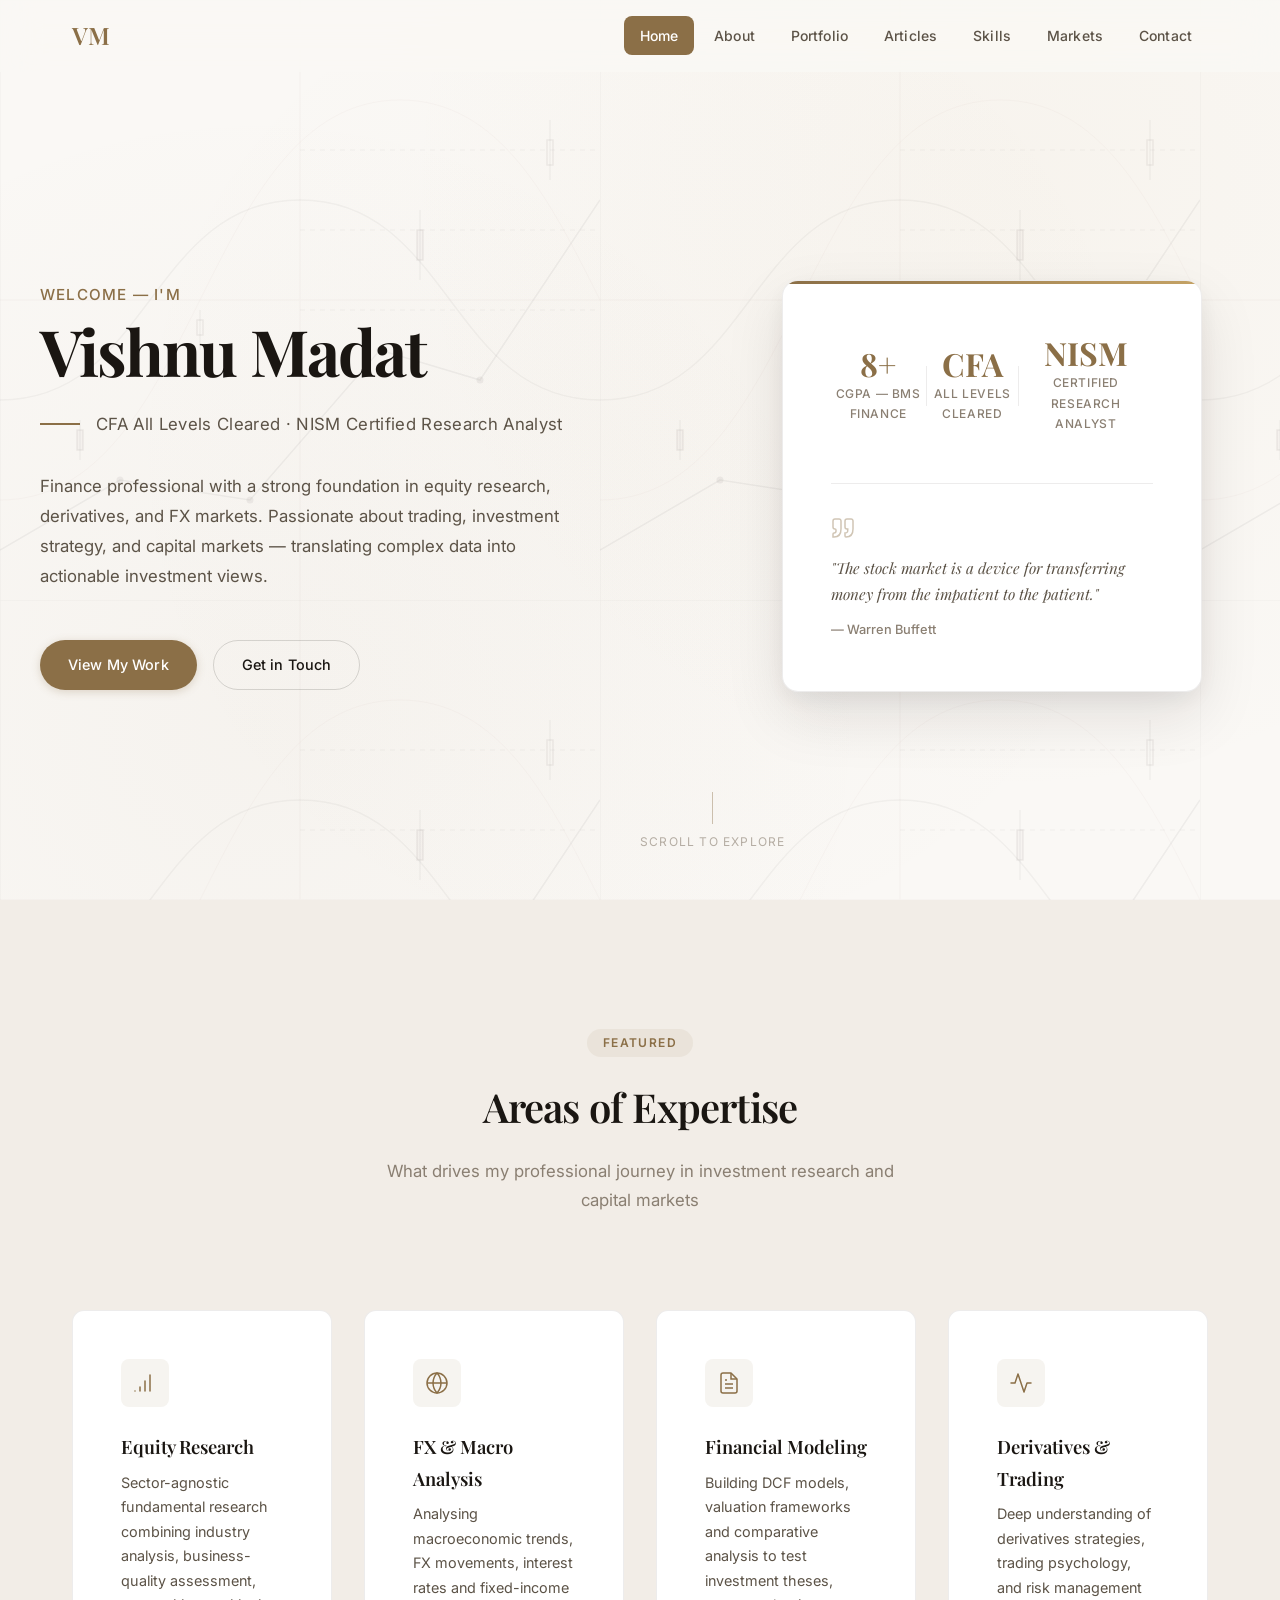
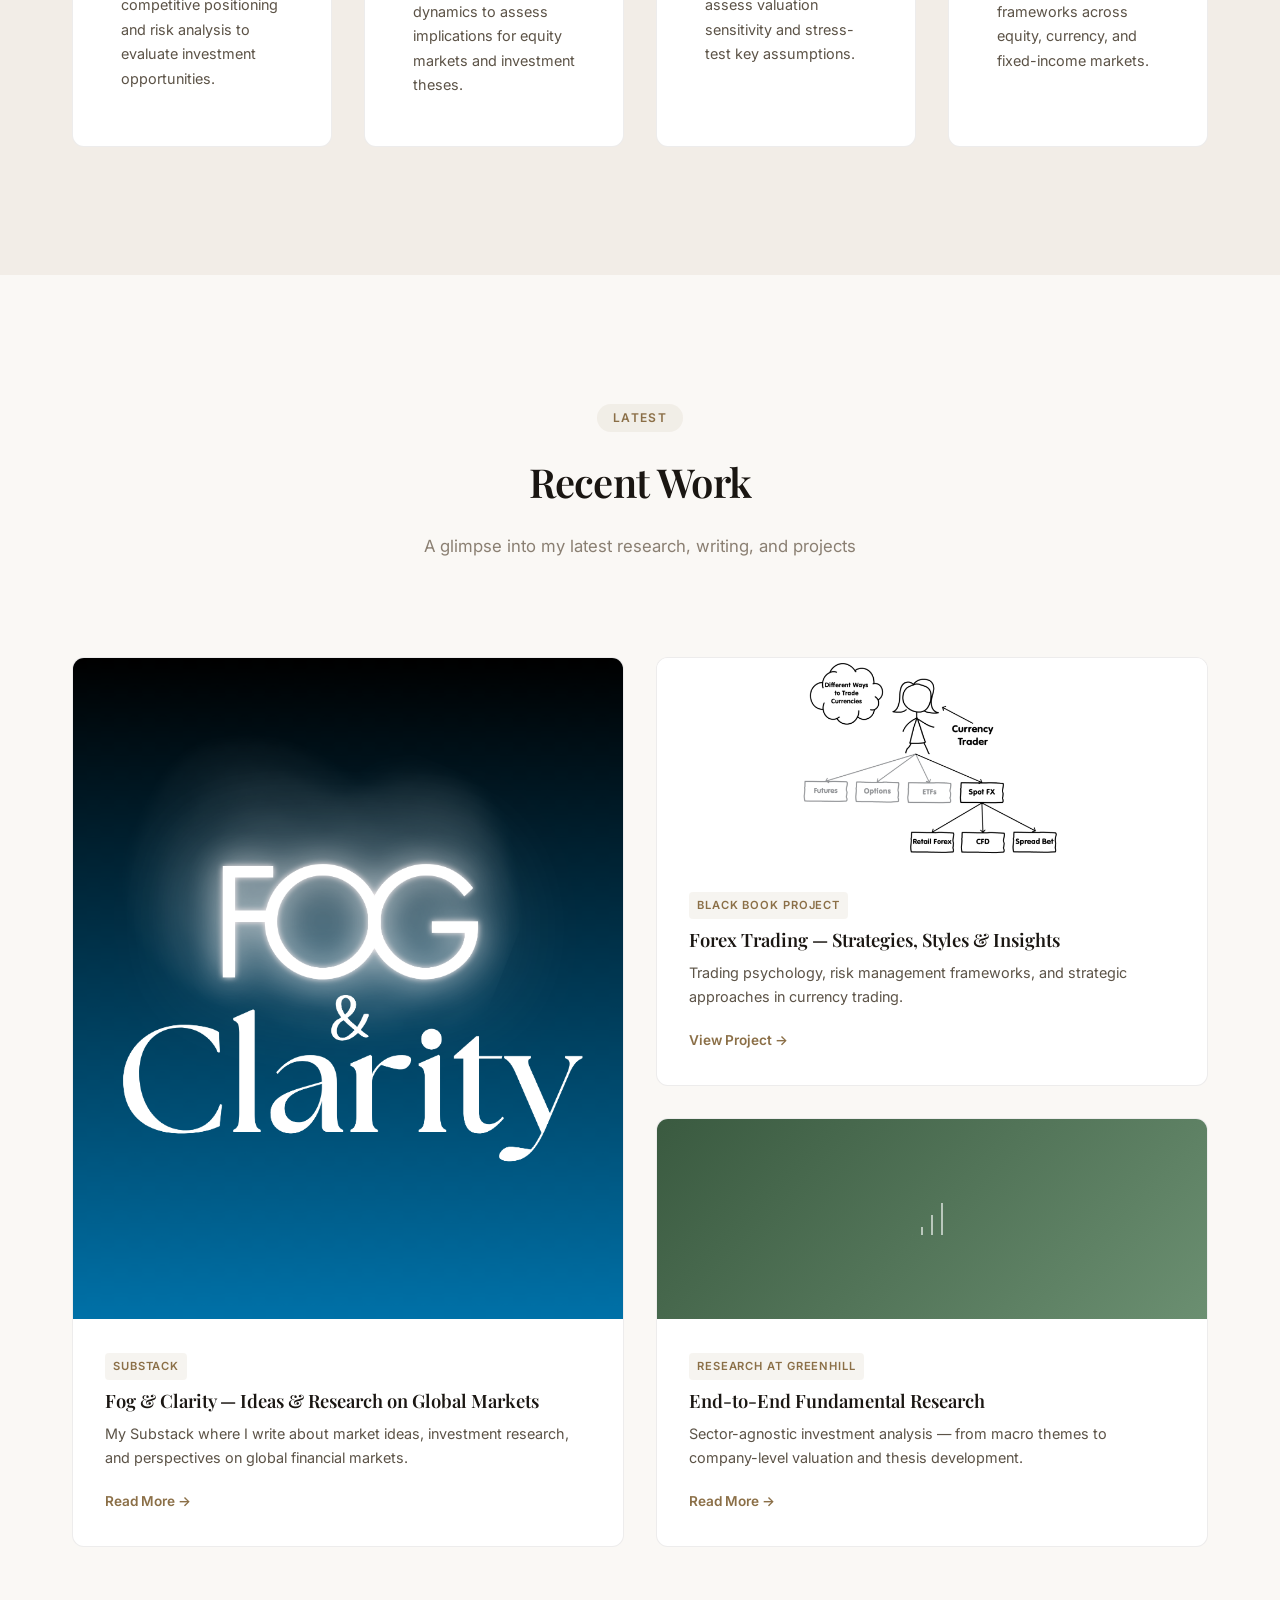
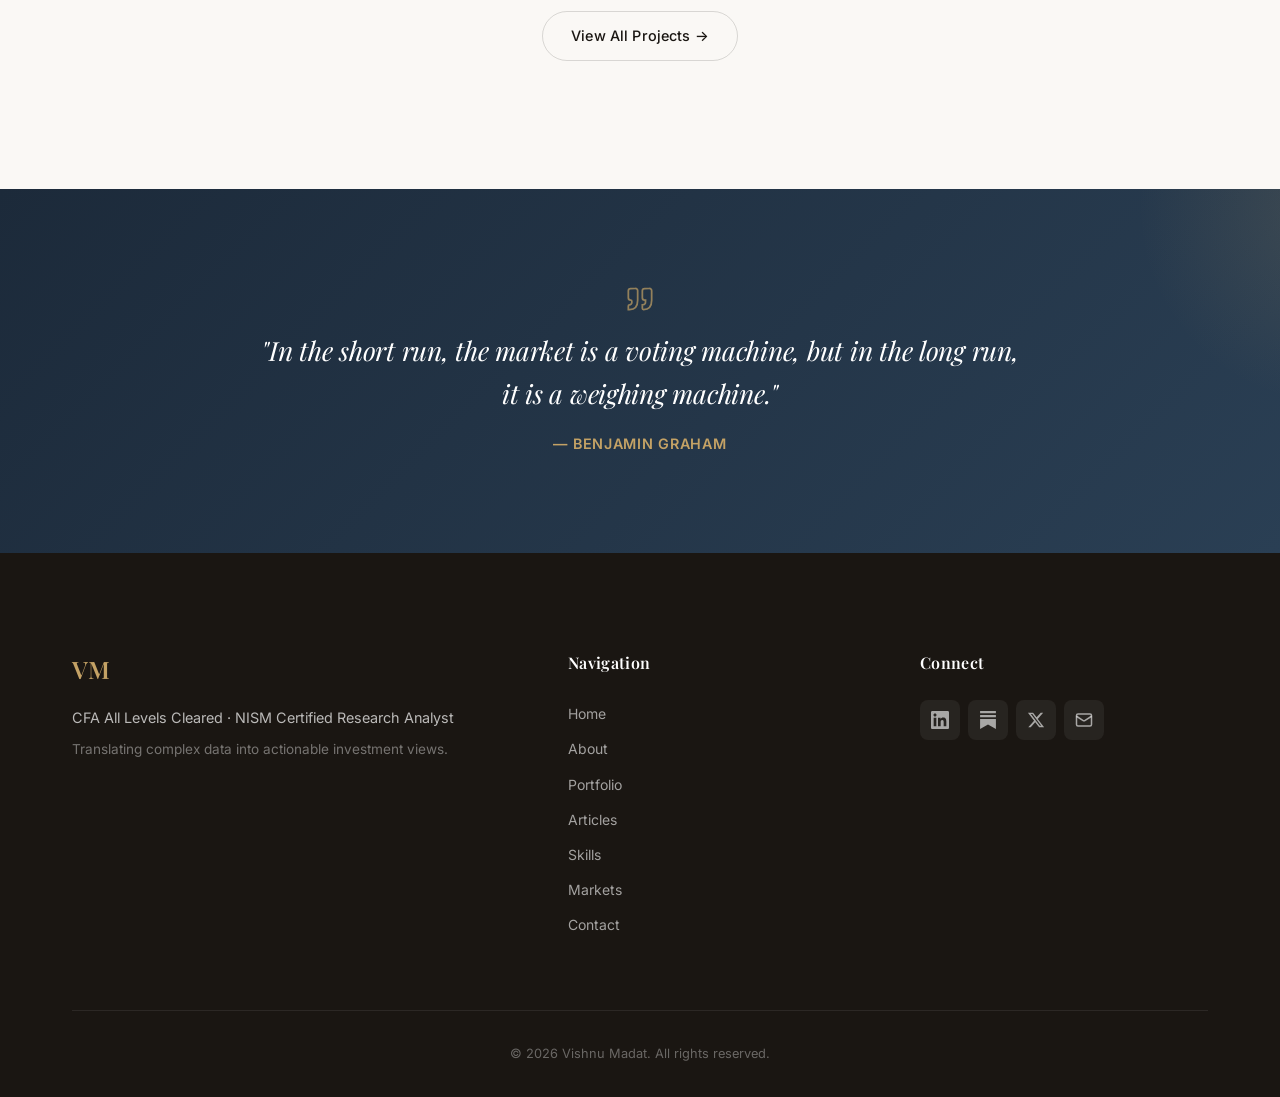
<file: index.html>
<!DOCTYPE html>
<html lang="en">

<head>
  <meta charset="UTF-8" />
  <meta name="viewport" content="width=device-width, initial-scale=1.0" />
  <title>Vishnu Madat — CFA All Levels Cleared | Investment Research</title>
  <meta name="description"
    content="Personal website of Vishnu Madat — CFA All Levels Cleared, NISM Certified Research Analyst, and equity research professional. Explore portfolio, articles, and insights on global markets." />
  <meta name="keywords"
    content="Vishnu Madat, CFA, Investment Research, Equity Research, Finance, Portfolio, Greenhill Consulting" />
  <meta name="author" content="Vishnu Madat" />
  <link rel="preconnect" href="https://fonts.googleapis.com" />
  <link rel="preconnect" href="https://fonts.gstatic.com" crossorigin />
  <link
    href="https://fonts.googleapis.com/css2?family=Playfair+Display:ital,wght@0,400;0,500;0,600;0,700;1,400;1,500&family=Inter:wght@300;400;500;600;700&family=JetBrains+Mono:wght@400;500&display=swap"
    rel="stylesheet" />
  <link rel="stylesheet" href="styles.css?v=20261023_v5" />
</head>

<body>
  <!-- Navigation -->
  <nav id="main-nav" class="nav">
    <div class="nav-container">
      <a href="index.html" class="nav-logo" id="nav-logo">
        <span class="logo-text">VM</span>
      </a>
      <div class="nav-links" id="nav-links">
        <a href="index.html" class="nav-link active" data-page="home">Home</a>
        <a href="about.html" class="nav-link" data-page="about">About</a>
        <a href="portfolio.html" class="nav-link" data-page="portfolio">Portfolio</a>
        <a href="blog.html" class="nav-link" data-page="blog">Articles</a>
        <a href="skills.html" class="nav-link" data-page="skills">Skills</a>
        <a href="market-dashboard.html" class="nav-link" data-page="markets">Markets</a>
        <a href="contact.html" class="nav-link" data-page="contact">Contact</a>
      </div>
      <button class="nav-toggle" id="nav-toggle" aria-label="Toggle navigation">
        <span class="hamburger"></span>
      </button>
    </div>
  </nav>

  <!-- Hero Section -->
  <main>
    <section class="hero" id="hero-section">
      <div class="hero-bg-pattern"></div>
      <div class="hero-content">
        <div class="hero-text">
          <p class="hero-greeting animate-fade-up">Welcome — I'm</p>
          <h1 class="hero-name animate-fade-up delay-1">Vishnu Madat</h1>
          <div class="hero-title-wrapper animate-fade-up delay-2">
            <span class="hero-divider"></span>
            <p class="hero-title">CFA All Levels Cleared · NISM Certified Research Analyst</p>
          </div>
          <p class="hero-description animate-fade-up delay-3">
            Finance professional with a strong foundation in equity research, derivatives,
            and FX markets. Passionate about trading, investment strategy, and capital
            markets — translating complex data into actionable investment views.
          </p>
          <div class="hero-cta animate-fade-up delay-4">
            <a href="portfolio.html" class="btn btn-primary" id="cta-portfolio">View My Work</a>
            <a href="contact.html" class="btn btn-outline" id="cta-contact">Get in Touch</a>
          </div>
        </div>
        <div class="hero-visual animate-fade-up delay-3">
          <div class="hero-card">
            <div class="hero-card-inner">
              <div class="card-accent-line"></div>
              <div class="card-stats">
                <div class="stat-item">
                  <span class="stat-number" id="stat-years">9.4</span>
                  <span class="stat-label">CGPA — BMS Finance</span>
                </div>
                <div class="stat-divider"></div>
                <div class="stat-item">
                  <span class="stat-number" id="stat-projects">CFA</span>
                  <span class="stat-label">All Levels Cleared</span>
                </div>
                <div class="stat-divider"></div>
                <div class="stat-item">
                  <span class="stat-number" id="stat-articles">NISM</span>
                  <span class="stat-label">Certified Research Analyst</span>
                </div>
              </div>
              <div class="card-quote">
                <svg class="quote-icon" viewBox="0 0 24 24" fill="none" stroke="currentColor" stroke-width="1.5">
                  <path
                    d="M3 21c3 0 7-1 7-8V5c0-1.25-.756-2.017-2-2H4c-1.25 0-2 .75-2 1.972V11c0 1.25.75 2 2 2 1 0 1 0 1 1v1c0 1-1 2-2 2s-1 .008-1 1.031V21z" />
                  <path
                    d="M15 21c3 0 7-1 7-8V5c0-1.25-.757-2.017-2-2h-4c-1.25 0-2 .75-2 1.972V11c0 1.25.75 2 2 2h.75c0 2.25.25 4-2.75 4v3c0 .001 0 1 1 1z" />
                </svg>
                <p>"The stock market is a device for transferring money from the impatient to the patient."</p>
                <span class="quote-author">— Warren Buffett</span>
              </div>
            </div>
          </div>
        </div>
      </div>
      <div class="scroll-indicator animate-fade-up delay-5">
        <div class="scroll-line"></div>
        <span>Scroll to explore</span>
      </div>
    </section>

    <!-- Featured Section -->
    <section class="featured" id="featured-section">
      <div class="container">
        <div class="section-header">
          <span class="section-tag">Featured</span>
          <h2 class="section-title">Areas of Expertise</h2>
          <p class="section-subtitle">What drives my professional journey in investment research and capital markets</p>
        </div>
        <div class="featured-grid">
          <div class="feature-card" id="feature-1">
            <div class="feature-icon">
              <svg viewBox="0 0 24 24" fill="none" stroke="currentColor" stroke-width="1.5">
                <path d="M2 20h.01M7 20v-4M12 20V10M17 20V4" stroke-linecap="round" stroke-linejoin="round" />
              </svg>
            </div>
            <h3>Equity Research</h3>
            <p>Sector-agnostic fundamental research combining industry analysis, business-quality assessment,
              competitive positioning and risk analysis to evaluate investment opportunities.</p>
          </div>
          <div class="feature-card" id="feature-2">
            <div class="feature-icon">
              <svg viewBox="0 0 24 24" fill="none" stroke="currentColor" stroke-width="1.5">
                <circle cx="12" cy="12" r="10" />
                <path
                  d="M2 12h20M12 2a15.3 15.3 0 0 1 4 10 15.3 15.3 0 0 1-4 10 15.3 15.3 0 0 1-4-10 15.3 15.3 0 0 1 4-10z" />
              </svg>
            </div>
            <h3>FX & Macro Analysis</h3>
            <p>Analysing macroeconomic trends, FX movements, interest rates and fixed-income dynamics to assess
              implications for equity markets and investment theses.</p>
          </div>
          <div class="feature-card" id="feature-3">
            <div class="feature-icon">
              <svg viewBox="0 0 24 24" fill="none" stroke="currentColor" stroke-width="1.5">
                <path d="M14 2H6a2 2 0 0 0-2 2v16a2 2 0 0 0 2 2h12a2 2 0 0 0 2-2V8z" stroke-linecap="round"
                  stroke-linejoin="round" />
                <polyline points="14 2 14 8 20 8" />
                <line x1="16" y1="13" x2="8" y2="13" />
                <line x1="16" y1="17" x2="8" y2="17" />
                <polyline points="10 9 9 9 8 9" />
              </svg>
            </div>
            <h3>Financial Modeling</h3>
            <p>Building DCF models, valuation frameworks and comparative analysis to test investment theses, assess
              valuation sensitivity and stress-test key assumptions.</p>
          </div>
          <div class="feature-card" id="feature-4">
            <div class="feature-icon">
              <svg viewBox="0 0 24 24" fill="none" stroke="currentColor" stroke-width="1.5">
                <path d="M22 12h-4l-3 9L9 3l-3 9H2" stroke-linecap="round" stroke-linejoin="round" />
              </svg>
            </div>
            <h3>Derivatives & Trading</h3>
            <p>Deep understanding of derivatives strategies, trading psychology, and risk management frameworks across
              equity, currency, and fixed-income markets.</p>
          </div>
        </div>
      </div>
    </section>

    <!-- Recent Work Preview -->
    <section class="recent-work" id="recent-work-section">
      <div class="container">
        <div class="section-header">
          <span class="section-tag">Latest</span>
          <h2 class="section-title">Recent Work</h2>
          <p class="section-subtitle">A glimpse into my latest research, writing, and projects</p>
        </div>
        <div class="work-preview-grid">
          <article class="work-preview-card large" id="work-1">
            <div class="work-preview-image">
              <img src="fog-clarity-logo.png" alt="Fog &amp; Clarity Logo"
                style="width: 100%; height: 100%; object-fit: cover;" />
            </div>
            <div class="work-preview-content">
              <span class="work-tag">Substack</span>
              <h3>Fog & Clarity — Ideas & Research on Global Markets</h3>
              <p>My Substack where I write about market ideas, investment research, and perspectives on global financial
                markets.</p>
              <a href="blog.html" class="work-link">Read More →</a>
            </div>
          </article>
          <article class="work-preview-card" id="work-2">
            <div class="work-preview-image">
              <img src="forex-trading-diagram.png" alt="Forex Trading Diagram"
                style="width: 100%; height: 100%; object-fit: contain; background-color: #fff;" />
            </div>
            <div class="work-preview-content">
              <span class="work-tag">Black Book Project</span>
              <h3>Forex Trading — Strategies, Styles & Insights</h3>
              <p>Trading psychology, risk management frameworks, and strategic approaches in currency trading.</p>
              <a href="https://drive.google.com/file/d/1xPOHMH7Y9E-fVjffdRC0D_Hyags_KTUn/view?usp=drive_link"
                class="work-link" target="_blank" rel="noopener noreferrer">View Project →</a>
            </div>
          </article>
          <article class="work-preview-card" id="work-3">
            <div class="work-preview-image">
              <div class="work-placeholder-img gradient-3">
                <svg viewBox="0 0 24 24" fill="none" stroke="currentColor" stroke-width="1">
                  <path d="M2 20h.01M7 20v-4M12 20V10M17 20V4" />
                </svg>
              </div>
            </div>
            <div class="work-preview-content">
              <span class="work-tag">Research at Greenhill</span>
              <h3>End-to-End Fundamental Research</h3>
              <p>Sector-agnostic investment analysis — from macro themes to company-level valuation and thesis
                development.</p>
              <a href="portfolio.html" class="work-link">Read More →</a>
            </div>
          </article>
        </div>
        <div class="section-cta">
          <a href="portfolio.html" class="btn btn-outline" id="view-all-work">View All Projects →</a>
        </div>
      </div>
    </section>

    <!-- Quote Banner -->
    <section class="quote-banner" id="quote-banner">
      <div class="container">
        <div class="quote-banner-content">
          <svg class="quote-banner-icon" viewBox="0 0 24 24" fill="none" stroke="currentColor" stroke-width="1.5">
            <path d="M3 21c3 0 7-1 7-8V5c0-1.25-.756-2.017-2-2H4c-1.25 0-2 .75-2 1.972V11c0 1.25.75 2 2 2 1 0 1 0 1 1v1c0 1-1 2-2 2s-1 .008-1 1.031V21z" />
            <path d="M15 21c3 0 7-1 7-8V5c0-1.25-.757-2.017-2-2h-4c-1.25 0-2 .75-2 1.972V11c0 1.25.75 2 2 2h.75c0 2.25.25 4-2.75 4v3c0 .001 0 1 1 1z" />
          </svg>
          <blockquote class="quote-banner-text">
            "In the short run, the market is a voting machine, but in the long run, it is a weighing machine."
          </blockquote>
          <cite class="quote-banner-author">— Benjamin Graham</cite>
        </div>
      </div>
    </section>
  </main>

  <!-- Footer -->
  <footer class="footer" id="site-footer">
    <div class="container">
      <div class="footer-grid">
        <div class="footer-brand">
          <span class="footer-logo">VM</span>
          <p>CFA All Levels Cleared · NISM Certified Research Analyst</p>
          <p class="footer-tagline">Translating complex data into actionable investment views.</p>
        </div>
        <div class="footer-nav">
          <h4>Navigation</h4>
          <ul>
            <li><a href="index.html">Home</a></li>
            <li><a href="about.html">About</a></li>
            <li><a href="portfolio.html">Portfolio</a></li>
            <li><a href="blog.html">Articles</a></li>
            <li><a href="skills.html">Skills</a></li>
            <li><a href="market-dashboard.html">Markets</a></li>
            <li><a href="contact.html">Contact</a></li>
          </ul>
        </div>
        <div class="footer-social">
          <h4>Connect</h4>
          <div class="social-links" id="social-links">
            <a href="https://www.linkedin.com/in/vishnumadat/" class="social-link" id="social-linkedin"
              aria-label="LinkedIn" target="_blank" rel="noopener noreferrer">
              <svg viewBox="0 0 24 24" fill="currentColor">
                <path
                  d="M20.447 20.452h-3.554v-5.569c0-1.328-.027-3.037-1.852-3.037-1.853 0-2.136 1.445-2.136 2.939v5.667H9.351V9h3.414v1.561h.046c.477-.9 1.637-1.85 3.37-1.85 3.601 0 4.267 2.37 4.267 5.455v6.286zM5.337 7.433c-1.144 0-2.063-.926-2.063-2.065 0-1.138.92-2.063 2.063-2.063 1.14 0 2.064.925 2.064 2.063 0 1.139-.925 2.065-2.064 2.065zm1.782 13.019H3.555V9h3.564v11.452zM22.225 0H1.771C.792 0 0 .774 0 1.729v20.542C0 23.227.792 24 1.771 24h20.451C23.2 24 24 23.227 24 22.271V1.729C24 .774 23.2 0 22.222 0h.003z" />
              </svg>
            </a>
            <a href="https://substack.com/@vishnumadat" class="social-link" id="social-substack" aria-label="Substack"
              target="_blank" rel="noopener noreferrer">
              <svg viewBox="0 0 24 24" fill="currentColor">
                <path
                  d="M22.539 8.242H1.46V5.406h21.08v2.836zM1.46 10.812V24L12 18.11 22.54 24V10.812H1.46zM22.54 0H1.46v2.836h21.08V0z" />
              </svg>
            </a>
            <a href="https://x.com/MadatVishnu" class="social-link" aria-label="X (Twitter)" target="_blank"
              rel="noopener noreferrer"><svg viewBox="0 0 24 24" fill="currentColor">
                <path
                  d="M18.244 2.25h3.308l-7.227 8.26 8.502 11.24H16.17l-5.214-6.817L4.99 21.75H1.68l7.73-8.835L1.254 2.25H8.08l4.713 6.231zm-1.161 17.52h1.833L7.084 4.126H5.117z" />
              </svg></a>
            <a href="mailto:vishnumahadevmadat@gmail.com" class="social-link" aria-label="Email"><svg
                viewBox="0 0 24 24" fill="none" stroke="currentColor" stroke-width="2">
                <rect x="2" y="4" width="20" height="16" rx="2" />
                <path d="m22 7-8.97 5.7a1.94 1.94 0 0 1-2.06 0L2 7" />
              </svg></a>
          </div>
        </div>
      </div>
      <div class="footer-bottom">
        <p>&copy; 2026 Vishnu Madat. All rights reserved.</p>
      </div>
    </div>
  </footer>

  <script src="main.js"></script>
</body>

</html>
</file>
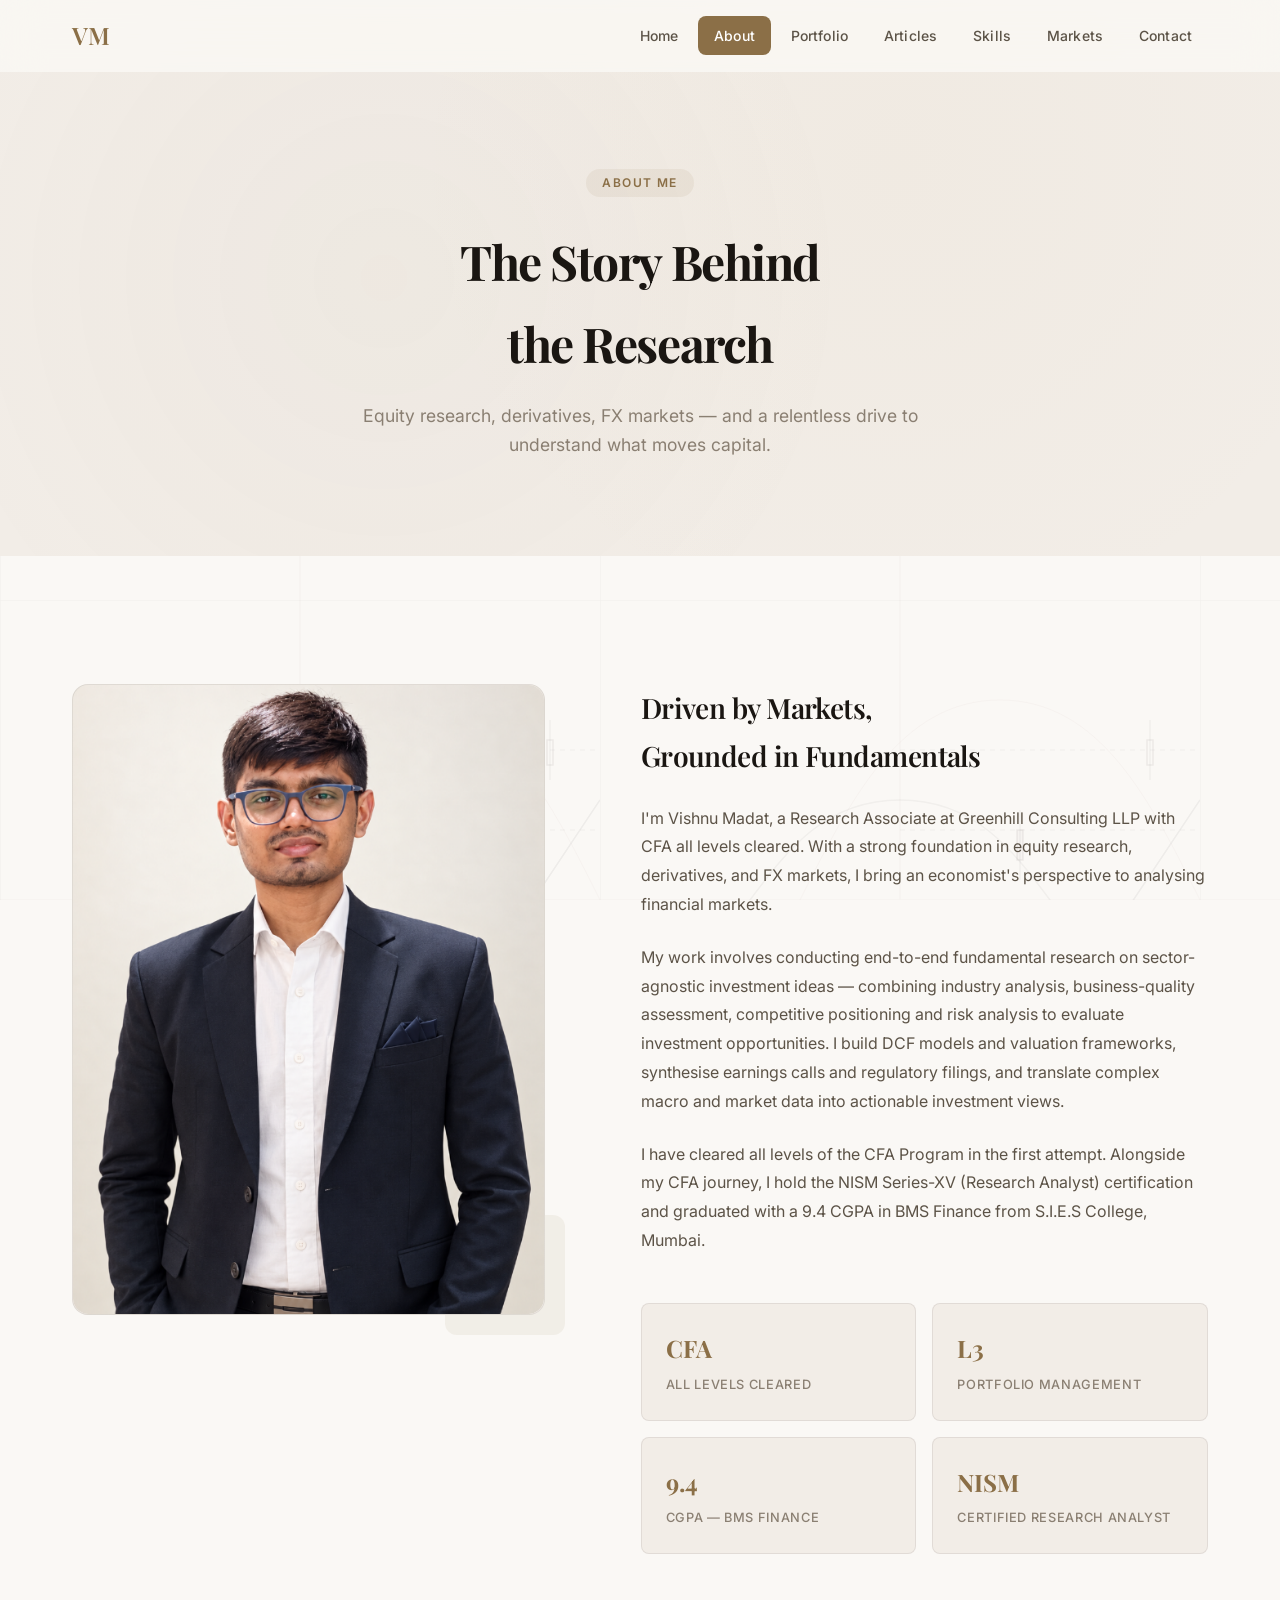
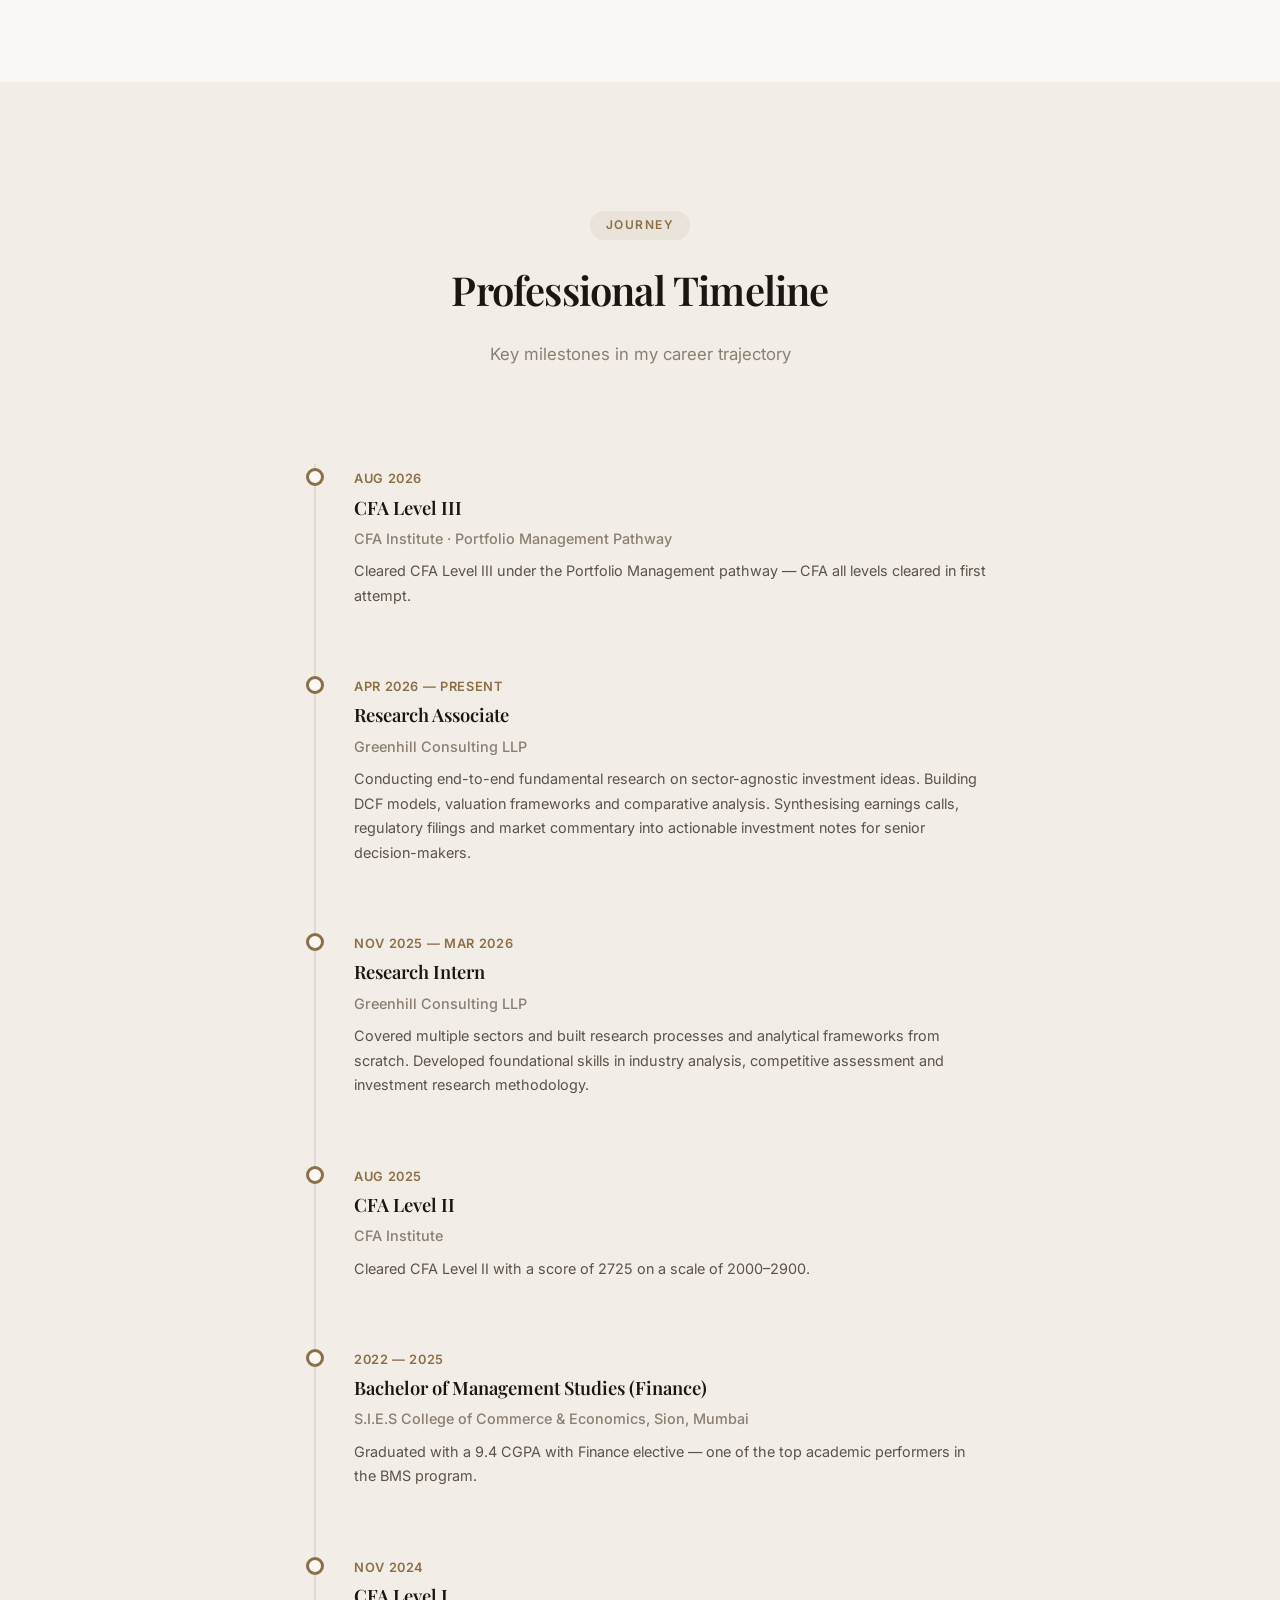
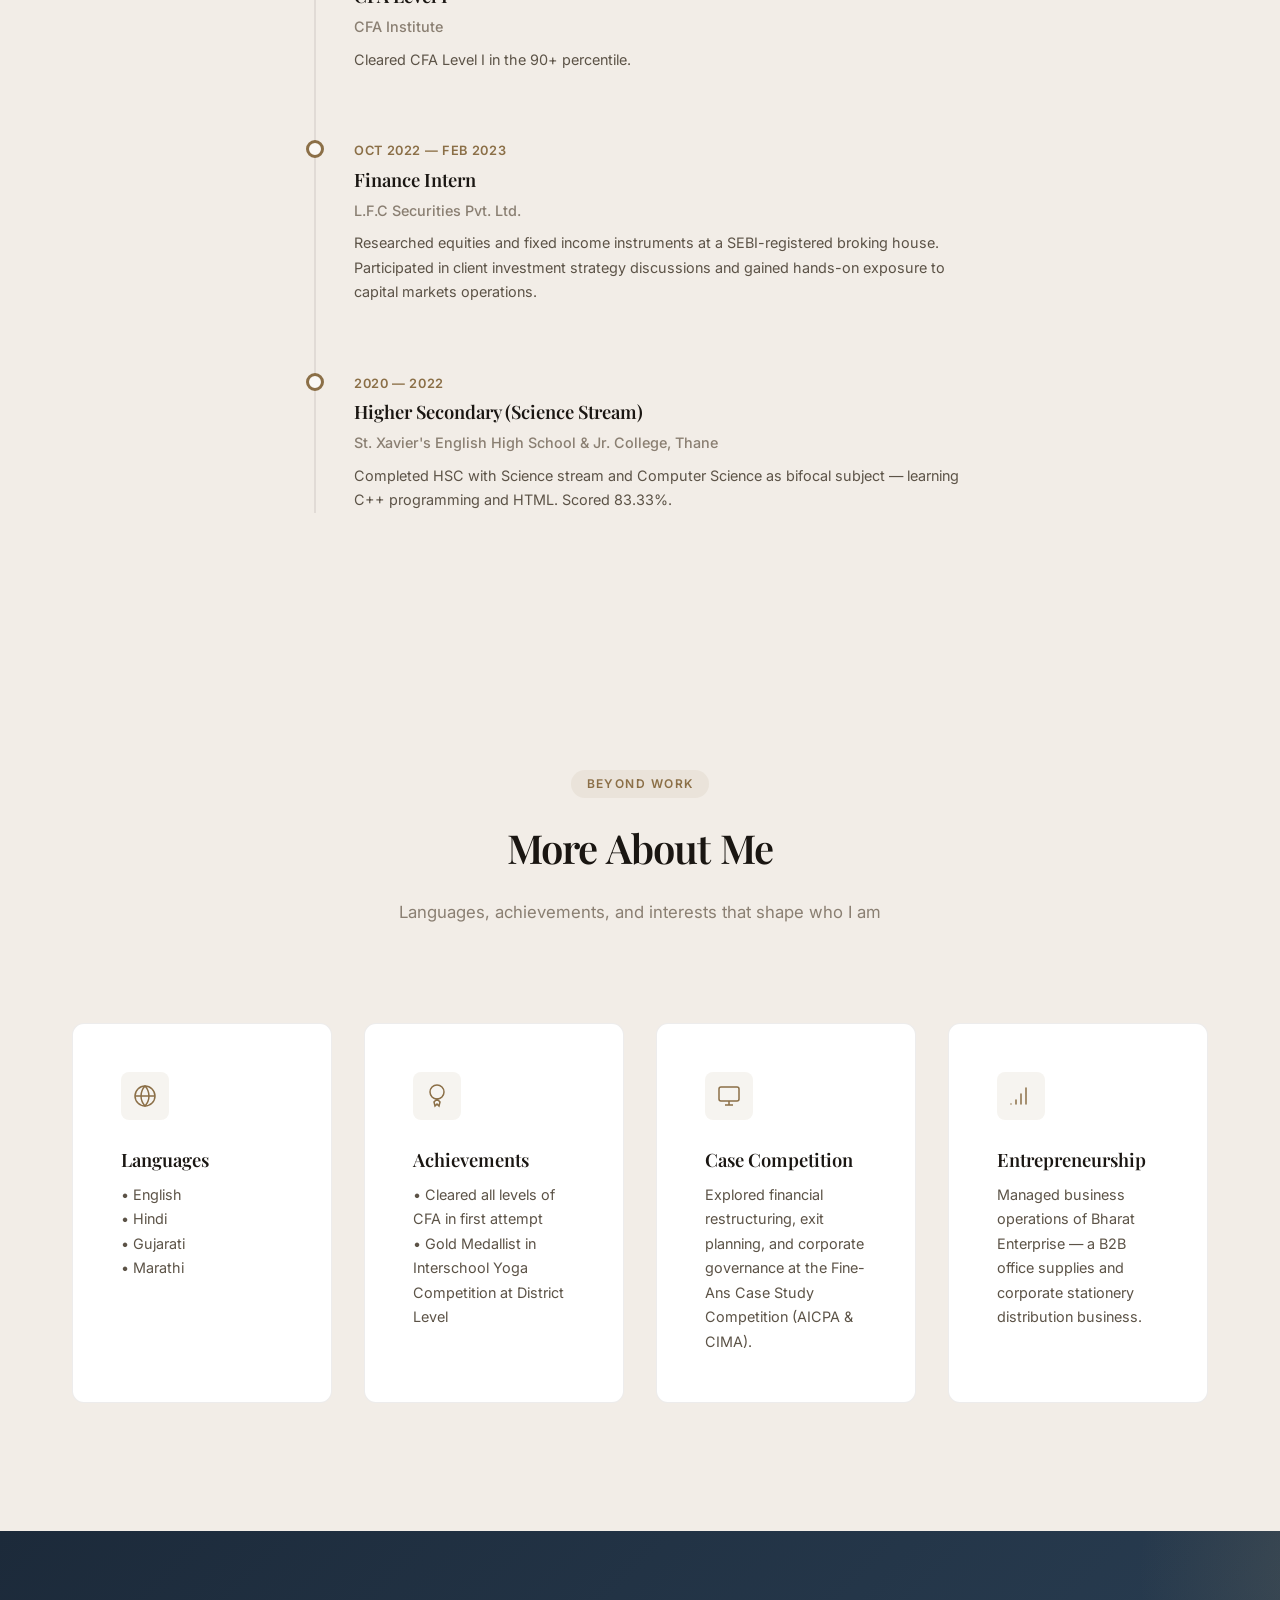
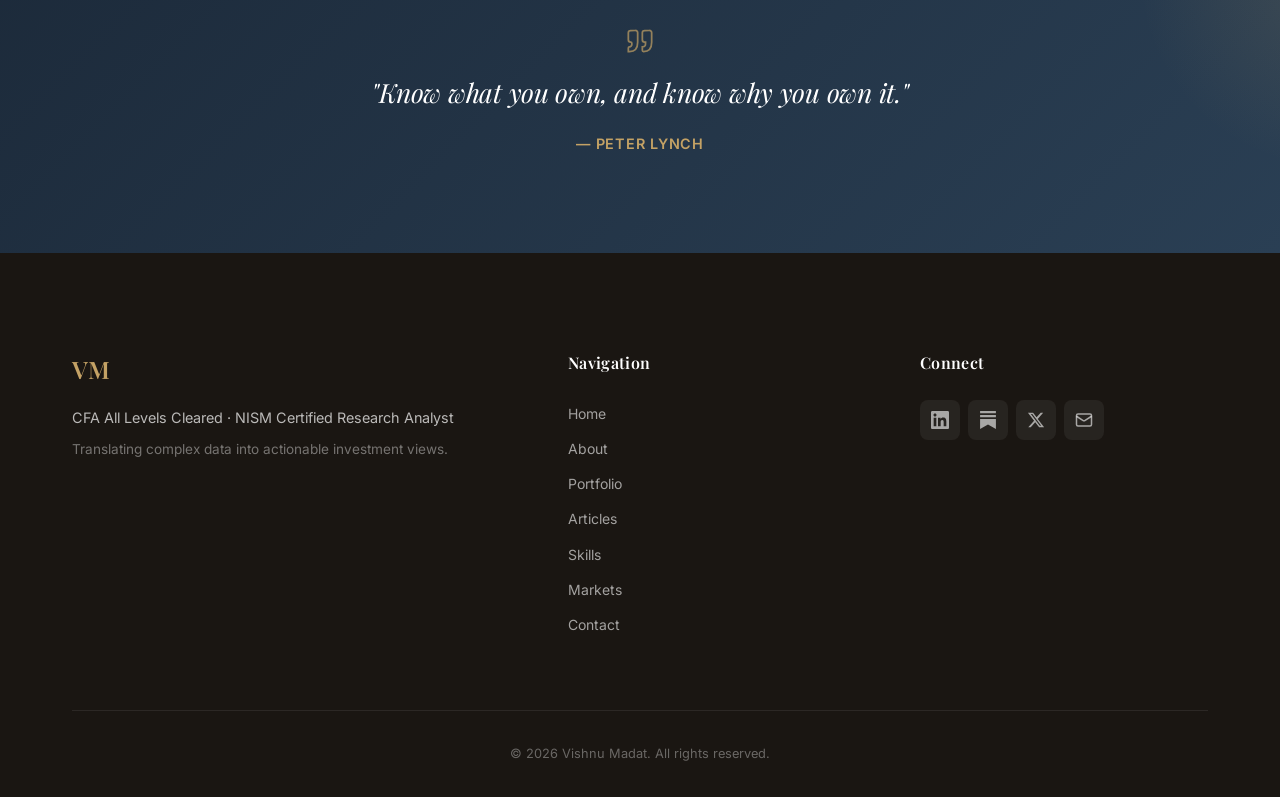
<file: about.html>
<!DOCTYPE html>
<html lang="en">

<head>
  <meta charset="UTF-8" />
  <meta name="viewport" content="width=device-width, initial-scale=1.0" />
  <title>About — Vishnu Madat | CFA All Levels Cleared & NISM Certified Research Analyst</title>
  <meta name="description"
    content="Learn about Vishnu Madat — CFA All Levels Cleared, NISM Certified Research Analyst at Greenhill Consulting, with expertise in equity research, derivatives, and FX markets." />
  <link rel="preconnect" href="https://fonts.googleapis.com" />
  <link rel="preconnect" href="https://fonts.gstatic.com" crossorigin />
  <link
    href="https://fonts.googleapis.com/css2?family=Playfair+Display:ital,wght@0,400;0,500;0,600;0,700;1,400;1,500&family=Inter:wght@300;400;500;600;700&family=JetBrains+Mono:wght@400;500&display=swap"
    rel="stylesheet" />
  <link rel="stylesheet" href="styles.css?v=20261023_v5" />
</head>

<body>
  <!-- Navigation -->
  <nav id="main-nav" class="nav">
    <div class="nav-container">
      <a href="index.html" class="nav-logo" id="nav-logo">
        <span class="logo-text">VM</span>
      </a>
      <div class="nav-links" id="nav-links">
        <a href="index.html" class="nav-link" data-page="home">Home</a>
        <a href="about.html" class="nav-link active" data-page="about">About</a>
        <a href="portfolio.html" class="nav-link" data-page="portfolio">Portfolio</a>
        <a href="blog.html" class="nav-link" data-page="blog">Articles</a>
        <a href="skills.html" class="nav-link" data-page="skills">Skills</a>
        <a href="market-dashboard.html" class="nav-link" data-page="markets">Markets</a>
        <a href="contact.html" class="nav-link" data-page="contact">Contact</a>
      </div>
      <button class="nav-toggle" id="nav-toggle" aria-label="Toggle navigation">
        <span class="hamburger"></span>
      </button>
    </div>
  </nav>

  <main>
    <!-- Page Hero -->
    <section class="page-hero">
      <span class="section-tag animate-fade-up">About Me</span>
      <h1 class="animate-fade-up delay-1">The Story Behind<br />the Research</h1>
      <p class="animate-fade-up delay-2">Equity research, derivatives, FX markets — and a relentless drive to understand
        what moves capital.</p>
    </section>

    <!-- About Content -->
    <section class="about-content">
      <div class="container">
        <div class="about-grid">
          <div class="about-image-wrapper reveal">
            <div class="about-image">
              <img src="vishnu-profile.png" alt="Vishnu Madat — CFA All Levels Cleared & NISM Certified Research Analyst"
                style="width: 100%; height: 100%; object-fit: cover; border-radius: inherit;" />
            </div>
            <div class="about-image-accent"></div>
          </div>
          <div class="about-text reveal">
            <h2>Driven by Markets,<br />Grounded in Fundamentals</h2>
            <p>
              I'm Vishnu Madat, a Research Associate at Greenhill Consulting LLP with CFA all levels cleared.
              With a strong foundation in equity research,
              derivatives, and FX markets, I bring an economist's perspective to
              analysing financial markets.
            </p>
            <p>
              My work involves conducting end-to-end fundamental research on
              sector-agnostic investment ideas — combining industry analysis,
              business-quality assessment, competitive positioning and risk analysis
              to evaluate investment opportunities. I build DCF models and valuation
              frameworks, synthesise earnings calls and regulatory filings, and
              translate complex macro and market data into actionable investment views.
            </p>
            <p>
              I have cleared all levels of the CFA Program in the first attempt. Alongside my CFA journey,
              I hold the NISM Series-XV (Research Analyst) certification and graduated
              with a 9.4 CGPA in BMS Finance from S.I.E.S College, Mumbai.
            </p>
            <div class="about-highlights">
              <div class="highlight-item">
                <h4>CFA</h4>
                <p>All Levels Cleared</p>
              </div>
              <div class="highlight-item">
                <h4>L3</h4>
                <p>Portfolio Management</p>
              </div>
              <div class="highlight-item">
                <h4>9.4</h4>
                <p>CGPA — BMS Finance</p>
              </div>
              <div class="highlight-item">
                <h4>NISM</h4>
                <p>Certified Research Analyst</p>
              </div>
            </div>
          </div>
        </div>
      </div>
    </section>

    <!-- Timeline -->
    <section class="timeline-section">
      <div class="container">
        <div class="section-header">
          <span class="section-tag">Journey</span>
          <h2 class="section-title">Professional Timeline</h2>
          <p class="section-subtitle">Key milestones in my career trajectory</p>
        </div>
        <div class="timeline">
          <div class="timeline-item reveal">
            <div class="timeline-dot"></div>
            <span class="timeline-date">Aug 2026</span>
            <h3>CFA Level III</h3>
            <h4>CFA Institute · Portfolio Management Pathway</h4>
            <p>Cleared CFA Level III under the Portfolio Management pathway — CFA all levels cleared in first attempt.</p>
          </div>
          <div class="timeline-item reveal">
            <div class="timeline-dot"></div>
            <span class="timeline-date">Apr 2026 — Present</span>
            <h3>Research Associate</h3>
            <h4>Greenhill Consulting LLP</h4>
            <p>Conducting end-to-end fundamental research on sector-agnostic investment ideas. Building DCF models,
              valuation frameworks and comparative analysis. Synthesising earnings calls, regulatory filings and market
              commentary into actionable investment notes for senior decision-makers.</p>
          </div>
          <div class="timeline-item reveal">
            <div class="timeline-dot"></div>
            <span class="timeline-date">Nov 2025 — Mar 2026</span>
            <h3>Research Intern</h3>
            <h4>Greenhill Consulting LLP</h4>
            <p>Covered multiple sectors and built research processes and analytical frameworks from scratch. Developed
              foundational skills in industry analysis, competitive assessment and investment research methodology.</p>
          </div>
          <div class="timeline-item reveal">
            <div class="timeline-dot"></div>
            <span class="timeline-date">Aug 2025</span>
            <h3>CFA Level II</h3>
            <h4>CFA Institute</h4>
            <p>Cleared CFA Level II with a score of 2725 on a scale of 2000–2900.</p>
          </div>
          <div class="timeline-item reveal">
            <div class="timeline-dot"></div>
            <span class="timeline-date">2022 — 2025</span>
            <h3>Bachelor of Management Studies (Finance)</h3>
            <h4>S.I.E.S College of Commerce & Economics, Sion, Mumbai</h4>
            <p>Graduated with a 9.4 CGPA with Finance elective — one of the top academic performers in the BMS program.
            </p>
          </div>
          <div class="timeline-item reveal">
            <div class="timeline-dot"></div>
            <span class="timeline-date">Nov 2024</span>
            <h3>CFA Level I</h3>
            <h4>CFA Institute</h4>
            <p>Cleared CFA Level I in the 90+ percentile.</p>
          </div>
          <div class="timeline-item reveal">
            <div class="timeline-dot"></div>
            <span class="timeline-date">Oct 2022 — Feb 2023</span>
            <h3>Finance Intern</h3>
            <h4>L.F.C Securities Pvt. Ltd.</h4>
            <p>Researched equities and fixed income instruments at a SEBI-registered broking house. Participated in
              client investment strategy discussions and gained hands-on exposure to capital markets operations.</p>
          </div>
          <div class="timeline-item reveal">
            <div class="timeline-dot"></div>
            <span class="timeline-date">2020 — 2022</span>
            <h3>Higher Secondary (Science Stream)</h3>
            <h4>St. Xavier's English High School &amp; Jr. College, Thane</h4>
            <p>Completed HSC with Science stream and Computer Science as bifocal subject — learning C++ programming and
              HTML. Scored 83.33%.</p>
          </div>
        </div>
      </div>
    </section>

    <!-- Languages & Extras -->
    <section class="featured" id="languages-section">
      <div class="container">
        <div class="section-header">
          <span class="section-tag">Beyond Work</span>
          <h2 class="section-title">More About Me</h2>
          <p class="section-subtitle">Languages, achievements, and interests that shape who I am</p>
        </div>
        <div class="featured-grid">
          <div class="feature-card" id="extra-1">
            <div class="feature-icon">
              <svg viewBox="0 0 24 24" fill="none" stroke="currentColor" stroke-width="1.5">
                <circle cx="12" cy="12" r="10" />
                <path
                  d="M2 12h20M12 2a15.3 15.3 0 0 1 4 10 15.3 15.3 0 0 1-4 10 15.3 15.3 0 0 1-4-10 15.3 15.3 0 0 1 4-10z" />
              </svg>
            </div>
            <h3>Languages</h3>
            <p>
              • English<br>
              • Hindi<br>
              • Gujarati<br>
              • Marathi
            </p>
          </div>
          <div class="feature-card" id="extra-2">
            <div class="feature-icon">
              <svg viewBox="0 0 24 24" fill="none" stroke="currentColor" stroke-width="1.5">
                <path d="M12 15l-3 3 1 4 2-2 2 2 1-4-3-3z" />
                <circle cx="12" cy="8" r="7" />
              </svg>
            </div>
            <h3>Achievements</h3>
            <p>
              • Cleared all levels of CFA in first attempt<br>
              • Gold Medallist in Interschool Yoga Competition at District Level
            </p>
          </div>
          <div class="feature-card" id="extra-3">
            <div class="feature-icon">
              <svg viewBox="0 0 24 24" fill="none" stroke="currentColor" stroke-width="1.5">
                <rect x="2" y="3" width="20" height="14" rx="2" ry="2" />
                <line x1="8" y1="21" x2="16" y2="21" />
                <line x1="12" y1="17" x2="12" y2="21" />
              </svg>
            </div>
            <h3>Case Competition</h3>
            <p>Explored financial restructuring, exit planning, and corporate governance at the Fine-Ans Case Study
              Competition (AICPA & CIMA).</p>
          </div>
          <div class="feature-card" id="extra-4">
            <div class="feature-icon">
              <svg viewBox="0 0 24 24" fill="none" stroke="currentColor" stroke-width="1.5">
                <path d="M2 20h.01M7 20v-4M12 20V10M17 20V4" stroke-linecap="round" stroke-linejoin="round" />
              </svg>
            </div>
            <h3>Entrepreneurship</h3>
            <p>Managed business operations of Bharat Enterprise — a B2B office supplies and corporate stationery
              distribution business.</p>
          </div>
        </div>
      </div>
    </section>

    <!-- Quote Banner -->
    <section class="quote-banner">
      <div class="container">
        <div class="quote-banner-content">
          <svg class="quote-banner-icon" viewBox="0 0 24 24" fill="none" stroke="currentColor" stroke-width="1.5">
            <path d="M3 21c3 0 7-1 7-8V5c0-1.25-.756-2.017-2-2H4c-1.25 0-2 .75-2 1.972V11c0 1.25.75 2 2 2 1 0 1 0 1 1v1c0 1-1 2-2 2s-1 .008-1 1.031V21z" />
            <path d="M15 21c3 0 7-1 7-8V5c0-1.25-.757-2.017-2-2h-4c-1.25 0-2 .75-2 1.972V11c0 1.25.75 2 2 2h.75c0 2.25.25 4-2.75 4v3c0 .001 0 1 1 1z" />
          </svg>
          <blockquote class="quote-banner-text">
            "Know what you own, and know why you own it."
          </blockquote>
          <cite class="quote-banner-author">— Peter Lynch</cite>
        </div>
      </div>
    </section>
  </main>

  <!-- Footer -->
  <footer class="footer" id="site-footer">
    <div class="container">
      <div class="footer-grid">
        <div class="footer-brand">
          <span class="footer-logo">VM</span>
          <p>CFA All Levels Cleared · NISM Certified Research Analyst</p>
          <p class="footer-tagline">Translating complex data into actionable investment views.</p>
        </div>
        <div class="footer-nav">
          <h4>Navigation</h4>
          <ul>
            <li><a href="index.html">Home</a></li>
            <li><a href="about.html">About</a></li>
            <li><a href="portfolio.html">Portfolio</a></li>
            <li><a href="blog.html">Articles</a></li>
            <li><a href="skills.html">Skills</a></li>
            <li><a href="market-dashboard.html">Markets</a></li>
            <li><a href="contact.html">Contact</a></li>
          </ul>
        </div>
        <div class="footer-social">
          <h4>Connect</h4>
          <div class="social-links" id="social-links">
            <a href="https://www.linkedin.com/in/vishnumadat/" class="social-link" aria-label="LinkedIn" target="_blank"
              rel="noopener noreferrer">
              <svg viewBox="0 0 24 24" fill="currentColor">
                <path
                  d="M20.447 20.452h-3.554v-5.569c0-1.328-.027-3.037-1.852-3.037-1.853 0-2.136 1.445-2.136 2.939v5.667H9.351V9h3.414v1.561h.046c.477-.9 1.637-1.85 3.37-1.85 3.601 0 4.267 2.37 4.267 5.455v6.286zM5.337 7.433c-1.144 0-2.063-.926-2.063-2.065 0-1.138.92-2.063 2.063-2.063 1.14 0 2.064.925 2.064 2.063 0 1.139-.925 2.065-2.064 2.065zm1.782 13.019H3.555V9h3.564v11.452zM22.225 0H1.771C.792 0 0 .774 0 1.729v20.542C0 23.227.792 24 1.771 24h20.451C23.2 24 24 23.227 24 22.271V1.729C24 .774 23.2 0 22.222 0h.003z" />
              </svg>
            </a>
            <a href="https://substack.com/@vishnumadat" class="social-link" aria-label="Substack" target="_blank"
              rel="noopener noreferrer">
              <svg viewBox="0 0 24 24" fill="currentColor">
                <path
                  d="M22.539 8.242H1.46V5.406h21.08v2.836zM1.46 10.812V24L12 18.11 22.54 24V10.812H1.46zM22.54 0H1.46v2.836h21.08V0z" />
              </svg>
            </a>
            <a href="https://x.com/MadatVishnu" class="social-link" aria-label="X (Twitter)" target="_blank"
              rel="noopener noreferrer"><svg viewBox="0 0 24 24" fill="currentColor">
                <path
                  d="M18.244 2.25h3.308l-7.227 8.26 8.502 11.24H16.17l-5.214-6.817L4.99 21.75H1.68l7.73-8.835L1.254 2.25H8.08l4.713 6.231zm-1.161 17.52h1.833L7.084 4.126H5.117z" />
              </svg></a>
            <a href="mailto:vishnumahadevmadat@gmail.com" class="social-link" aria-label="Email"><svg
                viewBox="0 0 24 24" fill="none" stroke="currentColor" stroke-width="2">
                <rect x="2" y="4" width="20" height="16" rx="2" />
                <path d="m22 7-8.97 5.7a1.94 1.94 0 0 1-2.06 0L2 7" />
              </svg></a>
          </div>
        </div>
      </div>
      <div class="footer-bottom">
        <p>&copy; 2026 Vishnu Madat. All rights reserved.</p>
      </div>
    </div>
  </footer>

  <script src="main.js"></script>
</body>

</html>
</file>
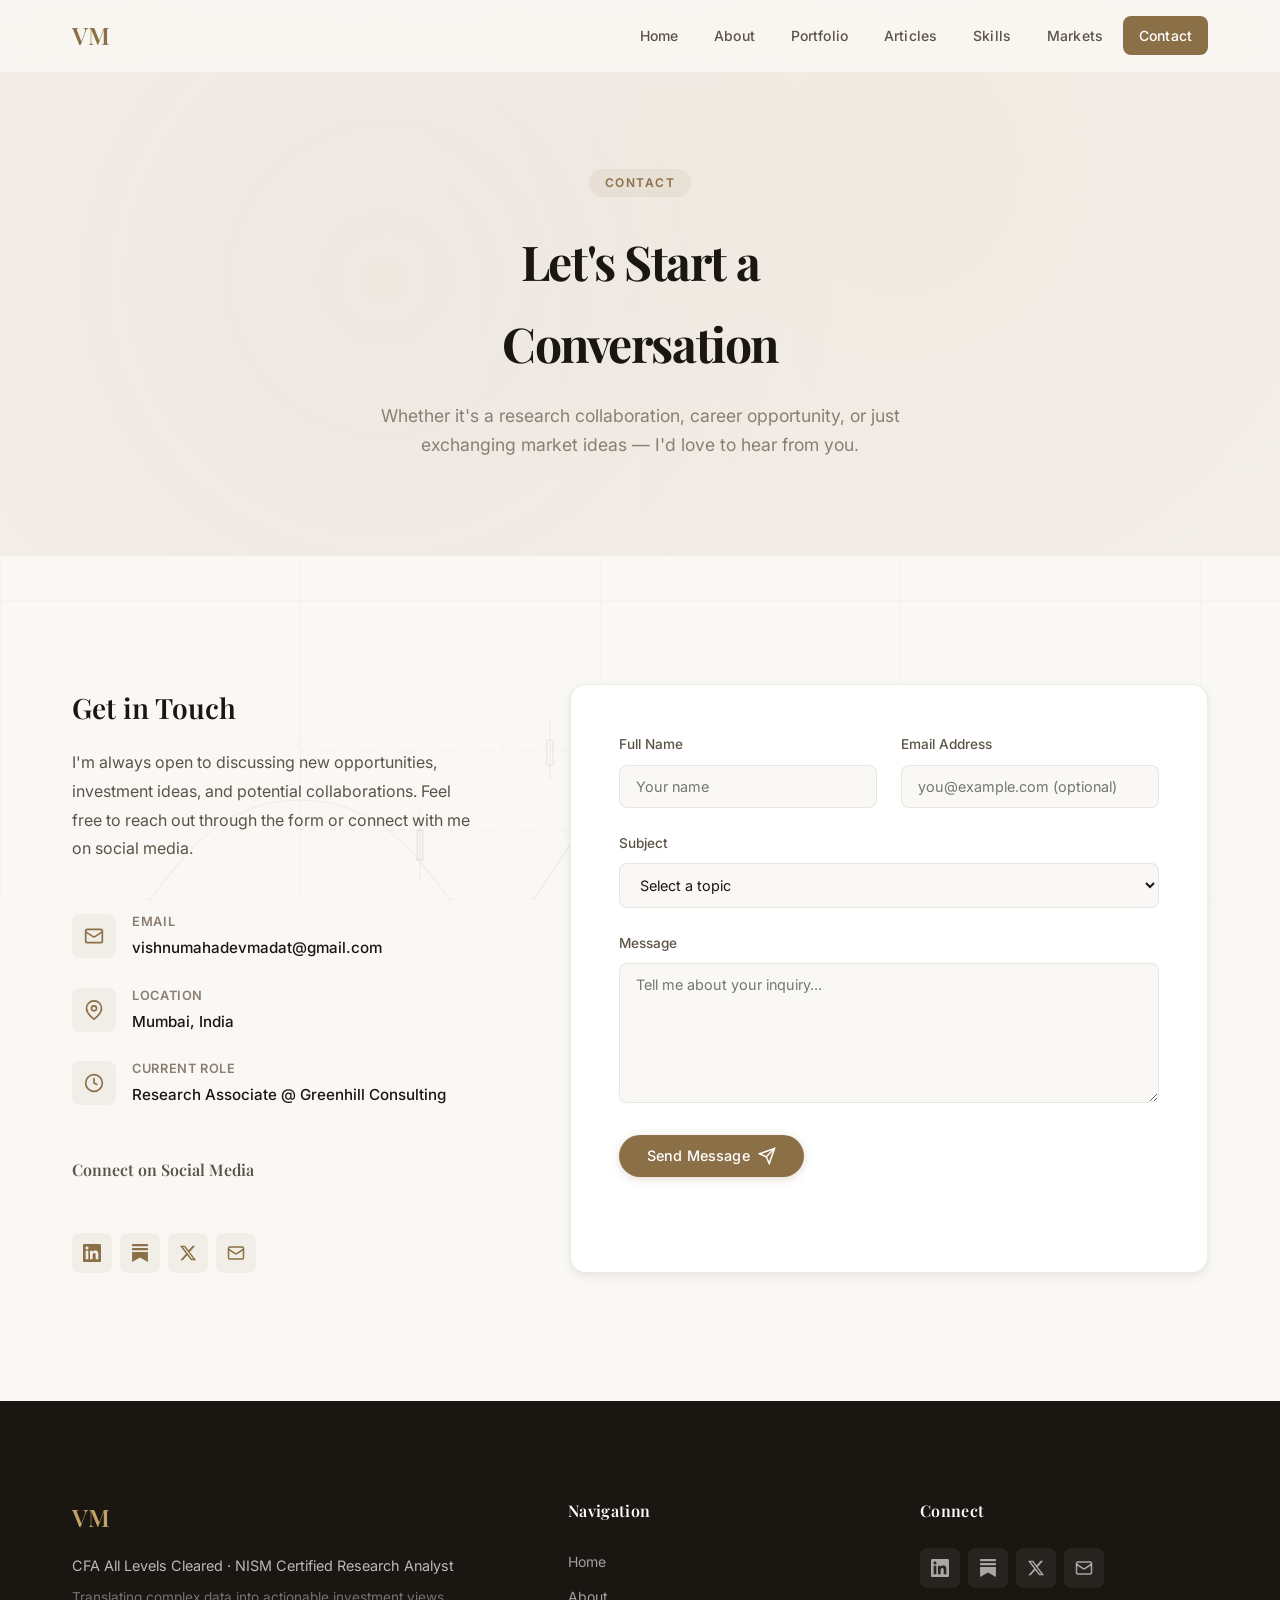
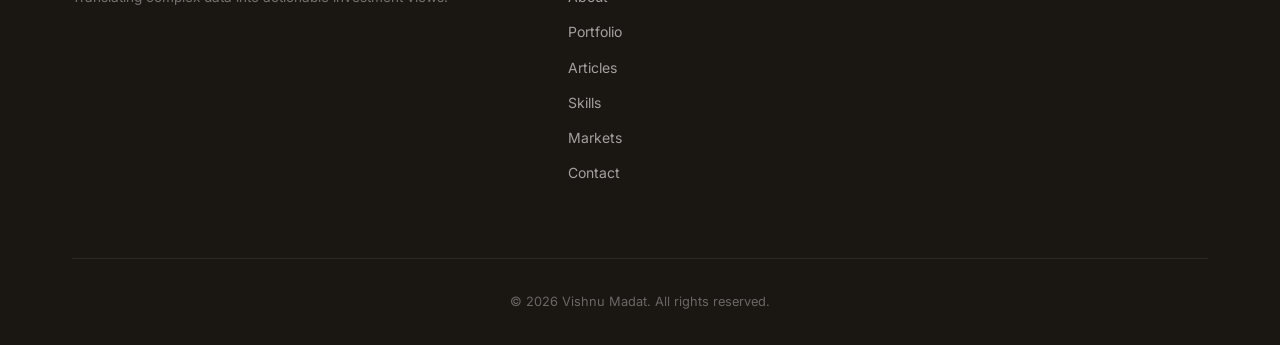
<file: contact.html>
<!DOCTYPE html>
<html lang="en">
<head>
  <meta charset="UTF-8" />
  <meta name="viewport" content="width=device-width, initial-scale=1.0" />
  <title>Contact — Vishnu Madat | Get in Touch</title>
  <meta name="description" content="Contact Vishnu Madat for investment research collaboration, career opportunities, or professional inquiries." />
  <link rel="preconnect" href="https://fonts.googleapis.com" />
  <link rel="preconnect" href="https://fonts.gstatic.com" crossorigin />
  <link href="https://fonts.googleapis.com/css2?family=Playfair+Display:ital,wght@0,400;0,500;0,600;0,700;1,400;1,500&family=Inter:wght@300;400;500;600;700&family=JetBrains+Mono:wght@400;500&display=swap" rel="stylesheet" />
  <link rel="stylesheet" href="styles.css?v=20261023_v5" />
</head>
<body>
  <!-- Navigation -->
  <nav id="main-nav" class="nav">
    <div class="nav-container">
      <a href="index.html" class="nav-logo" id="nav-logo">
        <span class="logo-text">VM</span>
      </a>
      <div class="nav-links" id="nav-links">
        <a href="index.html" class="nav-link" data-page="home">Home</a>
        <a href="about.html" class="nav-link" data-page="about">About</a>
        <a href="portfolio.html" class="nav-link" data-page="portfolio">Portfolio</a>
        <a href="blog.html" class="nav-link" data-page="blog">Articles</a>
        <a href="skills.html" class="nav-link" data-page="skills">Skills</a>
        <a href="market-dashboard.html" class="nav-link" data-page="markets">Markets</a>
        <a href="contact.html" class="nav-link active" data-page="contact">Contact</a>
      </div>
      <button class="nav-toggle" id="nav-toggle" aria-label="Toggle navigation">
        <span class="hamburger"></span>
      </button>
    </div>
  </nav>

  <main>
    <!-- Page Hero -->
    <section class="page-hero">
      <span class="section-tag animate-fade-up">Contact</span>
      <h1 class="animate-fade-up delay-1">Let's Start a<br />Conversation</h1>
      <p class="animate-fade-up delay-2">Whether it's a research collaboration, career opportunity, or just exchanging market ideas — I'd love to hear from you.</p>
    </section>

    <!-- Contact Section -->
    <section class="contact-section">
      <div class="container">
        <div class="contact-grid">
          <div class="contact-info reveal">
            <h2>Get in Touch</h2>
            <p>
              I'm always open to discussing new opportunities, investment ideas, and 
              potential collaborations. Feel free to reach out through the form
              or connect with me on social media.
            </p>

            <div class="contact-details">
              <div class="contact-detail" id="contact-email">
                <div class="contact-detail-icon">
                  <svg viewBox="0 0 24 24" fill="none" stroke="currentColor" stroke-width="2">
                    <rect x="2" y="4" width="20" height="16" rx="2"/>
                    <path d="m22 7-8.97 5.7a1.94 1.94 0 0 1-2.06 0L2 7"/>
                  </svg>
                </div>
                <div class="contact-detail-text">
                  <h4>Email</h4>
                  <p>vishnumahadevmadat@gmail.com</p>
                </div>
              </div>

              <div class="contact-detail" id="contact-location">
                <div class="contact-detail-icon">
                  <svg viewBox="0 0 24 24" fill="none" stroke="currentColor" stroke-width="2">
                    <path d="M21 10c0 7-9 13-9 13s-9-6-9-13a9 9 0 0 1 18 0z"/>
                    <circle cx="12" cy="10" r="3"/>
                  </svg>
                </div>
                <div class="contact-detail-text">
                  <h4>Location</h4>
                  <p>Mumbai, India</p>
                </div>
              </div>
              <div class="contact-detail" id="contact-availability">
                <div class="contact-detail-icon">
                  <svg viewBox="0 0 24 24" fill="none" stroke="currentColor" stroke-width="2">
                    <circle cx="12" cy="12" r="10"/>
                    <path d="M12 6v6l4 2"/>
                  </svg>
                </div>
                <div class="contact-detail-text">
                  <h4>Current Role</h4>
                  <p>Research Associate @ Greenhill Consulting</p>
                </div>
              </div>
            </div>

            <p class="contact-social-heading">Connect on Social Media</p>
            <div class="social-links">
              <a href="https://www.linkedin.com/in/vishnumadat/" class="social-link" aria-label="LinkedIn" target="_blank" rel="noopener noreferrer" style="background: var(--color-accent-light); color: var(--color-accent);">
                <svg viewBox="0 0 24 24" fill="currentColor"><path d="M20.447 20.452h-3.554v-5.569c0-1.328-.027-3.037-1.852-3.037-1.853 0-2.136 1.445-2.136 2.939v5.667H9.351V9h3.414v1.561h.046c.477-.9 1.637-1.85 3.37-1.85 3.601 0 4.267 2.37 4.267 5.455v6.286zM5.337 7.433c-1.144 0-2.063-.926-2.063-2.065 0-1.138.92-2.063 2.063-2.063 1.14 0 2.064.925 2.064 2.063 0 1.139-.925 2.065-2.064 2.065zm1.782 13.019H3.555V9h3.564v11.452zM22.225 0H1.771C.792 0 0 .774 0 1.729v20.542C0 23.227.792 24 1.771 24h20.451C23.2 24 24 23.227 24 22.271V1.729C24 .774 23.2 0 22.222 0h.003z"/></svg>
              </a>

              <a href="https://substack.com/@vishnumadat" class="social-link" aria-label="Substack — Fog & Clarity" target="_blank" rel="noopener noreferrer" style="background: var(--color-accent-light); color: var(--color-accent);">
                <svg viewBox="0 0 24 24" fill="currentColor"><path d="M22.539 8.242H1.46V5.406h21.08v2.836zM1.46 10.812V24L12 18.11 22.54 24V10.812H1.46zM22.54 0H1.46v2.836h21.08V0z"/></svg>
              </a>

              <a href="https://x.com/MadatVishnu" class="social-link" aria-label="X (Twitter)" target="_blank" rel="noopener noreferrer" style="background: var(--color-accent-light); color: var(--color-accent);">
                <svg viewBox="0 0 24 24" fill="currentColor"><path d="M18.244 2.25h3.308l-7.227 8.26 8.502 11.24H16.17l-5.214-6.817L4.99 21.75H1.68l7.73-8.835L1.254 2.25H8.08l4.713 6.231zm-1.161 17.52h1.833L7.084 4.126H5.117z"/></svg>
              </a>

              <a href="mailto:vishnumahadevmadat@gmail.com" class="social-link" aria-label="Email" style="background: var(--color-accent-light); color: var(--color-accent);">
                <svg viewBox="0 0 24 24" fill="none" stroke="currentColor" stroke-width="2"><rect x="2" y="4" width="20" height="16" rx="2"/><path d="m22 7-8.97 5.7a1.94 1.94 0 0 1-2.06 0L2 7"/></svg>
              </a>
            </div>
          </div>

          <div class="contact-form-wrapper reveal">
            <form class="contact-form" id="contact-form">
              <div class="form-row">
                <div class="form-group">
                  <label for="contact-name">Full Name</label>
                  <input type="text" id="contact-name" name="name" placeholder="Your name" required />
                </div>
                <div class="form-group">
                  <label for="contact-email-input">Email Address</label>
                  <input type="email" id="contact-email-input" name="email" placeholder="you@example.com (optional)" />
                </div>
              </div>
              <div class="form-group">
                <label for="contact-subject">Subject</label>
                <select id="contact-subject" name="subject">
                  <option value="" disabled selected>Select a topic</option>
                  <option value="research">Research Collaboration</option>
                  <option value="career">Career Opportunity</option>
                  <option value="trading">Trading & Markets Discussion</option>
                  <option value="cfa">CFA / Finance Query</option>
                  <option value="general">General Inquiry</option>
                </select>
              </div>
              <div class="form-group">
                <label for="contact-message">Message</label>
                <textarea id="contact-message" name="message" placeholder="Tell me about your inquiry..." required></textarea>
              </div>
              <div class="form-submit">
                <button type="submit" class="btn btn-primary" id="submit-btn">
                  <span>Send Message</span>
                  <svg viewBox="0 0 24 24" fill="none" stroke="currentColor" stroke-width="2" width="18" height="18">
                    <line x1="22" y1="2" x2="11" y2="13"/>
                    <polygon points="22 2 15 22 11 13 2 9 22 2"/>
                  </svg>
                </button>
              </div>
            </form>
          </div>
        </div>
      </div>
    </section>
  </main>

  <!-- Footer -->
  <footer class="footer" id="site-footer">
    <div class="container">
      <div class="footer-grid">
        <div class="footer-brand">
          <span class="footer-logo">VM</span>
          <p>CFA All Levels Cleared · NISM Certified Research Analyst</p>
          <p class="footer-tagline">Translating complex data into actionable investment views.</p>
        </div>
        <div class="footer-nav">
          <h4>Navigation</h4>
          <ul>
            <li><a href="index.html">Home</a></li>
            <li><a href="about.html">About</a></li>
            <li><a href="portfolio.html">Portfolio</a></li>
            <li><a href="blog.html">Articles</a></li>
            <li><a href="skills.html">Skills</a></li>
            <li><a href="market-dashboard.html">Markets</a></li>
            <li><a href="contact.html">Contact</a></li>
          </ul>
        </div>
        <div class="footer-social">
          <h4>Connect</h4>
          <div class="social-links">
            <a href="https://www.linkedin.com/in/vishnumadat/" class="social-link" aria-label="LinkedIn" target="_blank" rel="noopener noreferrer"><svg viewBox="0 0 24 24" fill="currentColor"><path d="M20.447 20.452h-3.554v-5.569c0-1.328-.027-3.037-1.852-3.037-1.853 0-2.136 1.445-2.136 2.939v5.667H9.351V9h3.414v1.561h.046c.477-.9 1.637-1.85 3.37-1.85 3.601 0 4.267 2.37 4.267 5.455v6.286zM5.337 7.433c-1.144 0-2.063-.926-2.063-2.065 0-1.138.92-2.063 2.063-2.063 1.14 0 2.064.925 2.064 2.063 0 1.139-.925 2.065-2.064 2.065zm1.782 13.019H3.555V9h3.564v11.452zM22.225 0H1.771C.792 0 0 .774 0 1.729v20.542C0 23.227.792 24 1.771 24h20.451C23.2 24 24 23.227 24 22.271V1.729C24 .774 23.2 0 22.222 0h.003z"/></svg></a>
            <a href="https://substack.com/@vishnumadat" class="social-link" aria-label="Substack" target="_blank" rel="noopener noreferrer"><svg viewBox="0 0 24 24" fill="currentColor"><path d="M22.539 8.242H1.46V5.406h21.08v2.836zM1.46 10.812V24L12 18.11 22.54 24V10.812H1.46zM22.54 0H1.46v2.836h21.08V0z"/></svg></a>
            <a href="https://x.com/MadatVishnu" class="social-link" aria-label="X (Twitter)" target="_blank" rel="noopener noreferrer"><svg viewBox="0 0 24 24" fill="currentColor"><path d="M18.244 2.25h3.308l-7.227 8.26 8.502 11.24H16.17l-5.214-6.817L4.99 21.75H1.68l7.73-8.835L1.254 2.25H8.08l4.713 6.231zm-1.161 17.52h1.833L7.084 4.126H5.117z"/></svg></a>
            <a href="mailto:vishnumahadevmadat@gmail.com" class="social-link" aria-label="Email"><svg viewBox="0 0 24 24" fill="none" stroke="currentColor" stroke-width="2"><rect x="2" y="4" width="20" height="16" rx="2"/><path d="m22 7-8.97 5.7a1.94 1.94 0 0 1-2.06 0L2 7"/></svg></a>
          </div>
        </div>
      </div>
      <div class="footer-bottom">
        <p>&copy; 2026 Vishnu Madat. All rights reserved.</p>
      </div>
    </div>
  </footer>

  <script src="main.js"></script>
</body>
</html>
</file>
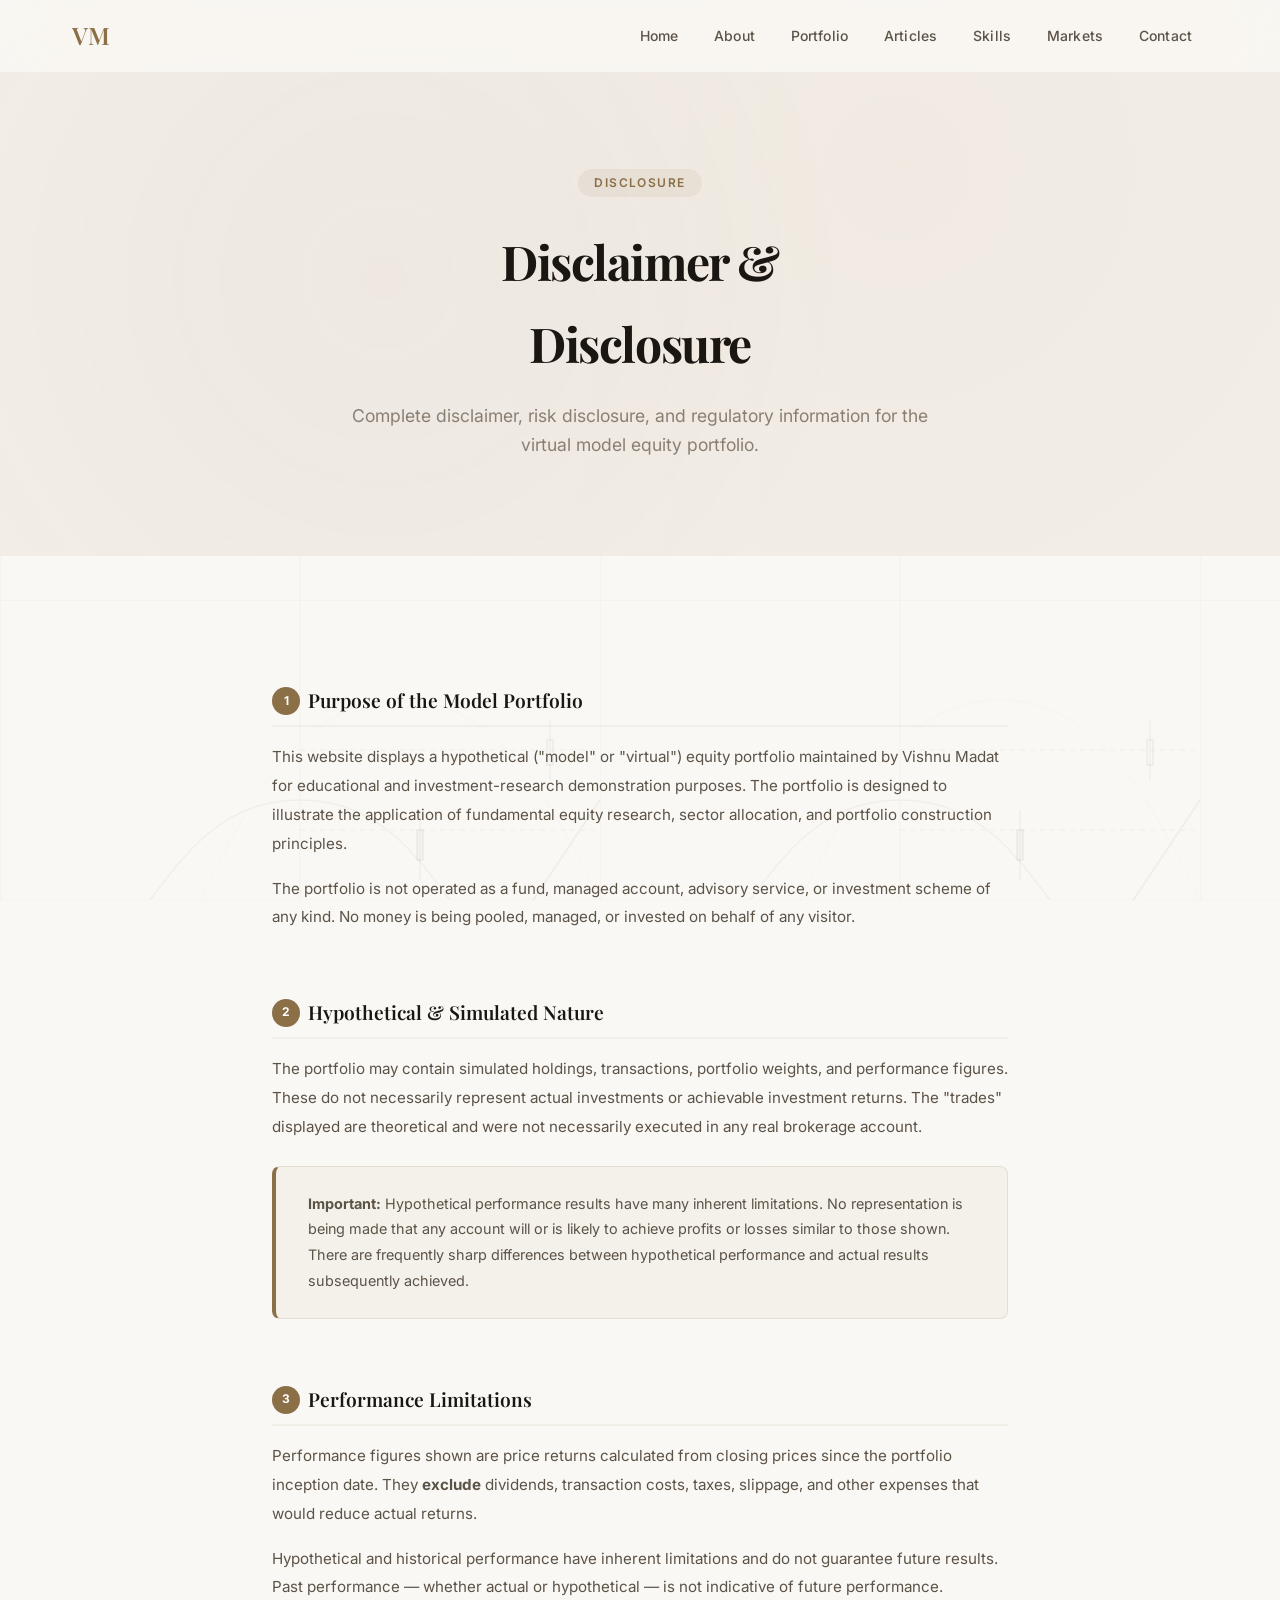
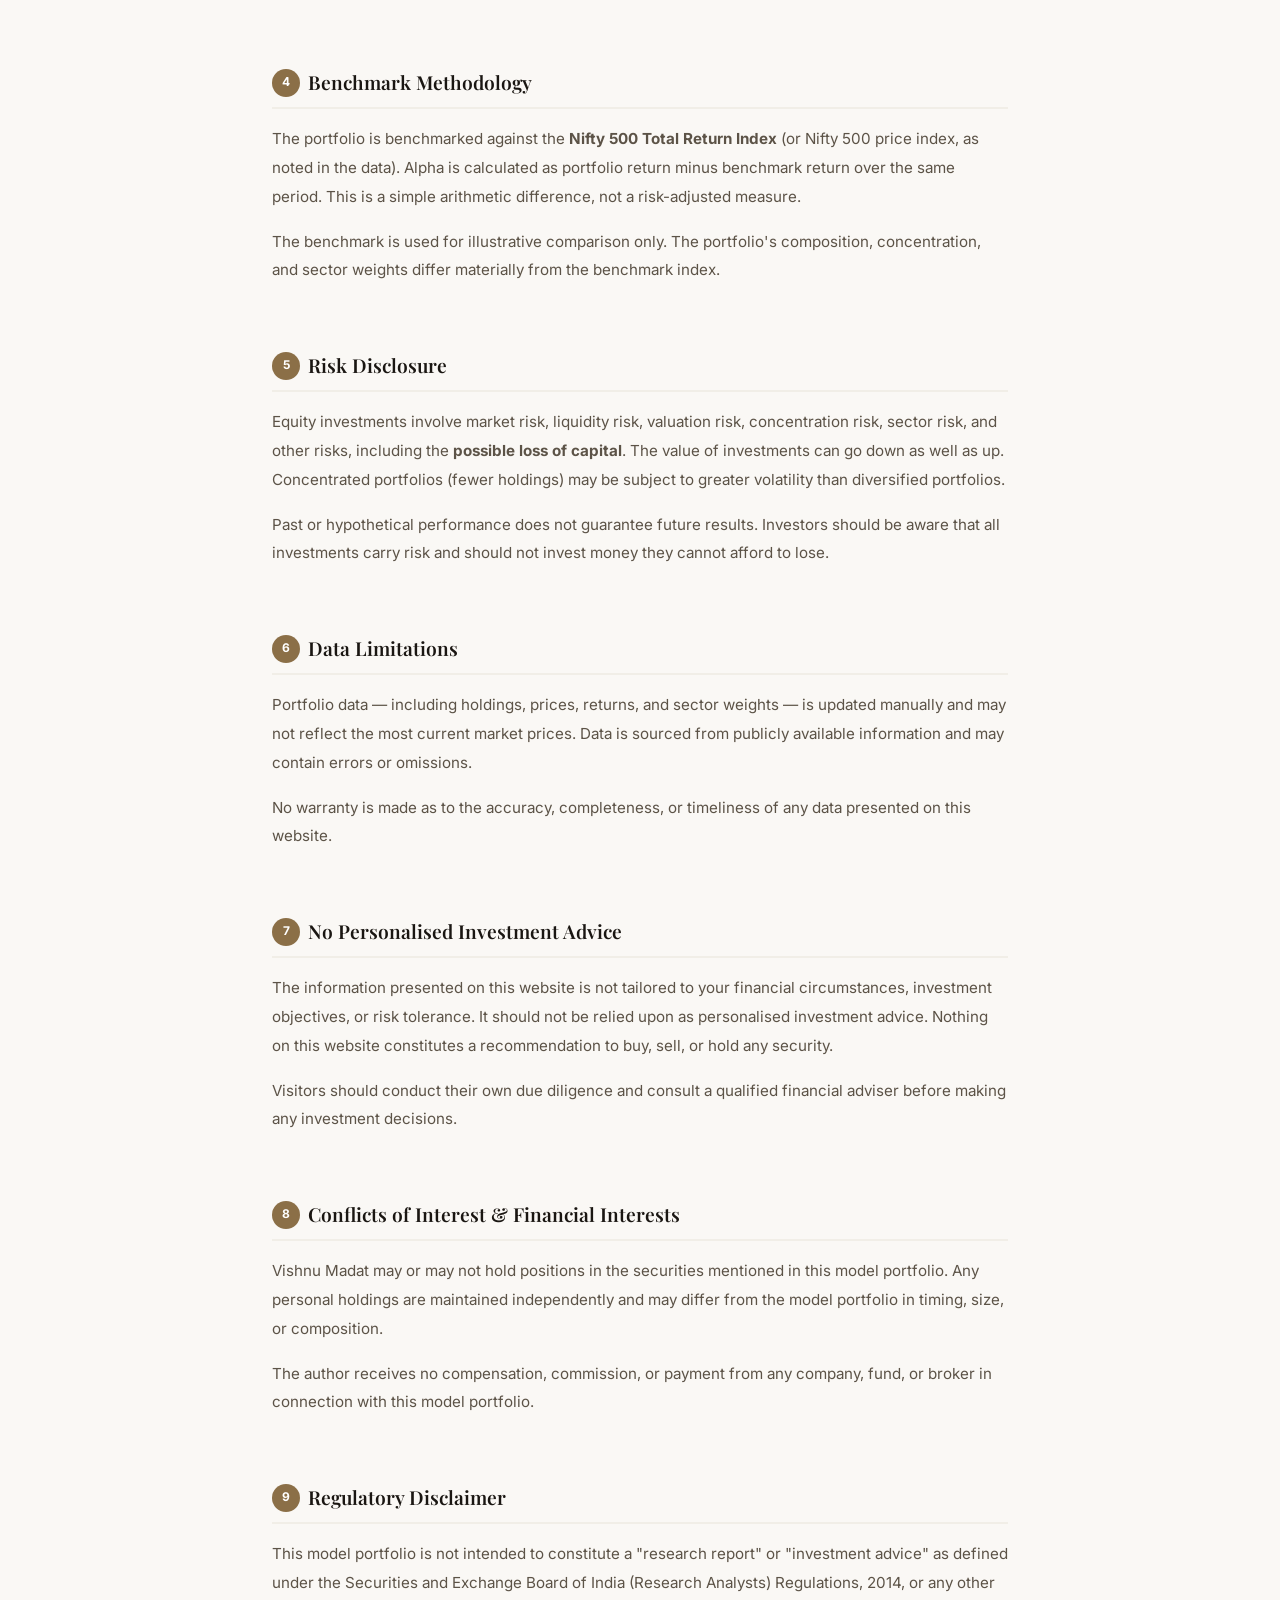
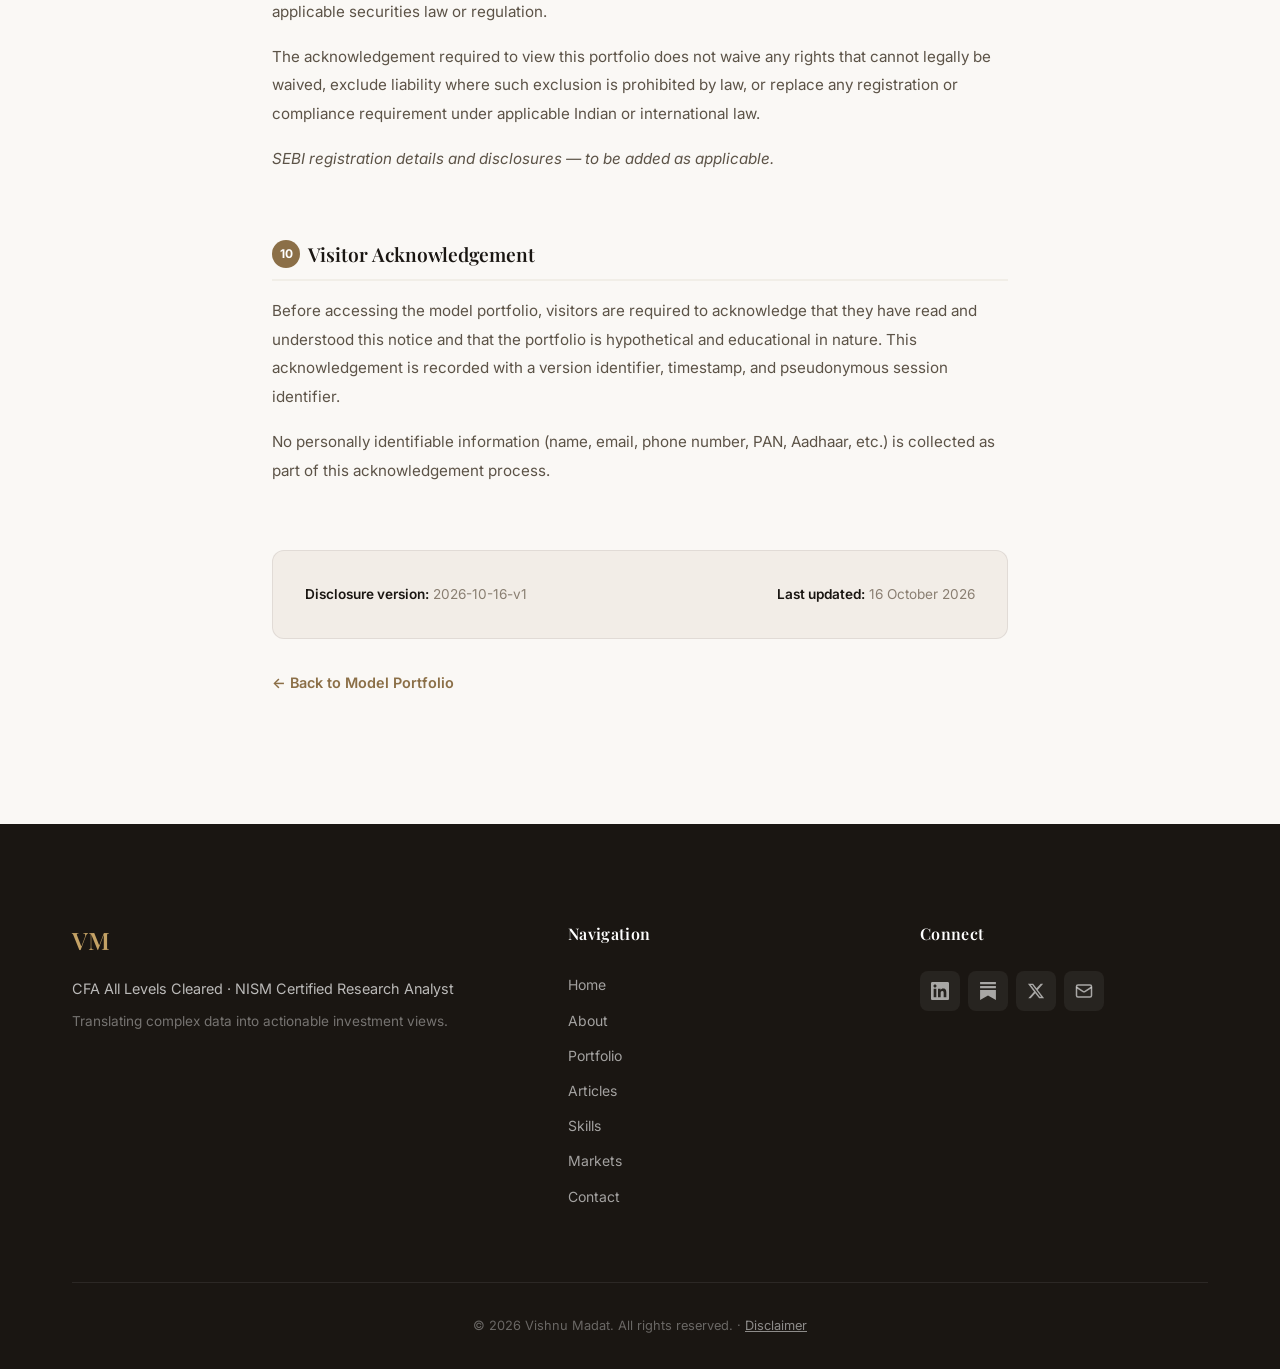
<file: disclaimer.html>
<!DOCTYPE html>
<html lang="en">
<head>
  <meta charset="UTF-8" />
  <meta name="viewport" content="width=device-width, initial-scale=1.0" />
  <title>Disclaimer & Disclosure — Vishnu Madat | Virtual Equity Portfolio</title>
  <meta name="description" content="Full disclaimer and disclosure for Vishnu Madat's virtual model equity portfolio. Hypothetical performance, risk disclosure, and regulatory information." />
  <link rel="preconnect" href="https://fonts.googleapis.com" />
  <link rel="preconnect" href="https://fonts.gstatic.com" crossorigin />
  <link href="https://fonts.googleapis.com/css2?family=Playfair+Display:ital,wght@0,400;0,500;0,600;0,700;1,400;1,500&family=Inter:wght@300;400;500;600;700&family=JetBrains+Mono:wght@400;500&display=swap" rel="stylesheet" />
  <link rel="stylesheet" href="styles.css?v=20261023_v5" />
  <style>
    .disc-page-content {
      padding: var(--space-5xl) 0;
    }
    .disc-page-content .container {
      max-width: 800px;
    }
    .disc-section {
      margin-bottom: var(--space-3xl);
    }
    .disc-section-title {
      font-family: var(--font-display);
      font-size: 1.2rem;
      font-weight: 600;
      color: var(--color-text-primary);
      margin-bottom: var(--space-md);
      padding-bottom: var(--space-sm);
      border-bottom: 2px solid var(--color-accent-light);
      display: flex;
      align-items: center;
      gap: var(--space-sm);
    }
    .disc-section-title .disc-num {
      display: inline-flex;
      align-items: center;
      justify-content: center;
      width: 28px;
      height: 28px;
      border-radius: 50%;
      background: var(--color-accent);
      color: #fff;
      font-family: var(--font-body);
      font-size: 0.75rem;
      font-weight: 700;
      flex-shrink: 0;
    }
    .disc-text {
      font-size: 0.95rem;
      color: var(--color-text-secondary);
      line-height: 1.9;
      margin-bottom: var(--space-md);
    }
    .disc-text:last-child {
      margin-bottom: 0;
    }
    .disc-meta-box {
      background: var(--color-bg-alt);
      border: 1px solid var(--color-border);
      border-radius: var(--radius-lg);
      padding: var(--space-xl);
      margin-top: var(--space-2xl);
    }
    .disc-meta-row {
      display: flex;
      justify-content: space-between;
      gap: var(--space-md);
      flex-wrap: wrap;
    }
    .disc-meta-item {
      font-size: 0.85rem;
      color: var(--color-text-tertiary);
    }
    .disc-meta-item strong {
      color: var(--color-text-primary);
      font-weight: 600;
    }
    .disc-highlight-box {
      background: rgba(139,111,71,0.05);
      border: 1px solid rgba(139,111,71,0.15);
      border-left: 4px solid var(--color-accent);
      border-radius: var(--radius-md);
      padding: var(--space-lg) var(--space-xl);
      margin: var(--space-lg) 0;
    }
    .disc-highlight-box p {
      font-size: 0.9rem;
      color: var(--color-text-secondary);
      line-height: 1.8;
      margin: 0;
    }
    .disc-back-link {
      display: inline-flex;
      align-items: center;
      gap: var(--space-sm);
      font-size: 0.9rem;
      font-weight: 600;
      color: var(--color-accent);
      margin-top: var(--space-xl);
      transition: color var(--duration-fast) var(--ease-out);
    }
    .disc-back-link:hover {
      color: var(--color-accent-hover);
    }
  </style>
</head>
<body>
  <!-- Navigation -->
  <nav id="main-nav" class="nav">
    <div class="nav-container">
      <a href="index.html" class="nav-logo" id="nav-logo">
        <span class="logo-text">VM</span>
      </a>
      <div class="nav-links" id="nav-links">
        <a href="index.html" class="nav-link" data-page="home">Home</a>
        <a href="about.html" class="nav-link" data-page="about">About</a>
        <a href="portfolio.html" class="nav-link" data-page="portfolio">Portfolio</a>
        <a href="blog.html" class="nav-link" data-page="blog">Articles</a>
        <a href="skills.html" class="nav-link" data-page="skills">Skills</a>
        <a href="market-dashboard.html" class="nav-link" data-page="markets">Markets</a>
        <a href="contact.html" class="nav-link" data-page="contact">Contact</a>
      </div>
      <button class="nav-toggle" id="nav-toggle" aria-label="Toggle navigation">
        <span class="hamburger"></span>
      </button>
    </div>
  </nav>

  <main>
    <!-- Page Hero -->
    <section class="page-hero">
      <span class="section-tag animate-fade-up">Disclosure</span>
      <h1 class="animate-fade-up delay-1">Disclaimer &<br />Disclosure</h1>
      <p class="animate-fade-up delay-2">Complete disclaimer, risk disclosure, and regulatory information for the virtual model equity portfolio.</p>
    </section>

    <!-- Disclaimer Content -->
    <section class="disc-page-content">
      <div class="container">

        <!-- 1. Purpose -->
        <div class="disc-section" id="disc-purpose">
          <h2 class="disc-section-title"><span class="disc-num">1</span> Purpose of the Model Portfolio</h2>
          <p class="disc-text">
            This website displays a hypothetical ("model" or "virtual") equity portfolio maintained by Vishnu Madat for educational and investment-research demonstration purposes. The portfolio is designed to illustrate the application of fundamental equity research, sector allocation, and portfolio construction principles.
          </p>
          <p class="disc-text">
            The portfolio is not operated as a fund, managed account, advisory service, or investment scheme of any kind. No money is being pooled, managed, or invested on behalf of any visitor.
          </p>
        </div>

        <!-- 2. Hypothetical Nature -->
        <div class="disc-section" id="disc-hypothetical">
          <h2 class="disc-section-title"><span class="disc-num">2</span> Hypothetical & Simulated Nature</h2>
          <p class="disc-text">
            The portfolio may contain simulated holdings, transactions, portfolio weights, and performance figures. These do not necessarily represent actual investments or achievable investment returns. The "trades" displayed are theoretical and were not necessarily executed in any real brokerage account.
          </p>
          <div class="disc-highlight-box">
            <p><strong>Important:</strong> Hypothetical performance results have many inherent limitations. No representation is being made that any account will or is likely to achieve profits or losses similar to those shown. There are frequently sharp differences between hypothetical performance and actual results subsequently achieved.</p>
          </div>
        </div>

        <!-- 3. Performance Limitations -->
        <div class="disc-section" id="disc-performance">
          <h2 class="disc-section-title"><span class="disc-num">3</span> Performance Limitations</h2>
          <p class="disc-text">
            Performance figures shown are price returns calculated from closing prices since the portfolio inception date. They <strong>exclude</strong> dividends, transaction costs, taxes, slippage, and other expenses that would reduce actual returns.
          </p>
          <p class="disc-text">
            Hypothetical and historical performance have inherent limitations and do not guarantee future results. Past performance — whether actual or hypothetical — is not indicative of future performance.
          </p>
        </div>

        <!-- 4. Benchmark Methodology -->
        <div class="disc-section" id="disc-benchmark">
          <h2 class="disc-section-title"><span class="disc-num">4</span> Benchmark Methodology</h2>
          <p class="disc-text">
            The portfolio is benchmarked against the <strong>Nifty 500 Total Return Index</strong> (or Nifty 500 price index, as noted in the data). Alpha is calculated as portfolio return minus benchmark return over the same period. This is a simple arithmetic difference, not a risk-adjusted measure.
          </p>
          <p class="disc-text">
            The benchmark is used for illustrative comparison only. The portfolio's composition, concentration, and sector weights differ materially from the benchmark index.
          </p>
        </div>

        <!-- 5. Risk Disclosure -->
        <div class="disc-section" id="disc-risks">
          <h2 class="disc-section-title"><span class="disc-num">5</span> Risk Disclosure</h2>
          <p class="disc-text">
            Equity investments involve market risk, liquidity risk, valuation risk, concentration risk, sector risk, and other risks, including the <strong>possible loss of capital</strong>. The value of investments can go down as well as up. Concentrated portfolios (fewer holdings) may be subject to greater volatility than diversified portfolios.
          </p>
          <p class="disc-text">
            Past or hypothetical performance does not guarantee future results. Investors should be aware that all investments carry risk and should not invest money they cannot afford to lose.
          </p>
        </div>

        <!-- 6. Data Limitations -->
        <div class="disc-section" id="disc-data">
          <h2 class="disc-section-title"><span class="disc-num">6</span> Data Limitations</h2>
          <p class="disc-text">
            Portfolio data — including holdings, prices, returns, and sector weights — is updated manually and may not reflect the most current market prices. Data is sourced from publicly available information and may contain errors or omissions.
          </p>
          <p class="disc-text">
            No warranty is made as to the accuracy, completeness, or timeliness of any data presented on this website.
          </p>
        </div>

        <!-- 7. No Personalised Advice -->
        <div class="disc-section" id="disc-no-advice">
          <h2 class="disc-section-title"><span class="disc-num">7</span> No Personalised Investment Advice</h2>
          <p class="disc-text">
            The information presented on this website is not tailored to your financial circumstances, investment objectives, or risk tolerance. It should not be relied upon as personalised investment advice. Nothing on this website constitutes a recommendation to buy, sell, or hold any security.
          </p>
          <p class="disc-text">
            Visitors should conduct their own due diligence and consult a qualified financial adviser before making any investment decisions.
          </p>
        </div>

        <!-- 8. Conflicts & Financial Interests -->
        <div class="disc-section" id="disc-conflicts">
          <h2 class="disc-section-title"><span class="disc-num">8</span> Conflicts of Interest & Financial Interests</h2>
          <p class="disc-text">
            Vishnu Madat may or may not hold positions in the securities mentioned in this model portfolio. Any personal holdings are maintained independently and may differ from the model portfolio in timing, size, or composition.
          </p>
          <p class="disc-text">
            The author receives no compensation, commission, or payment from any company, fund, or broker in connection with this model portfolio.
          </p>
        </div>

        <!-- 9. Regulatory Disclaimer -->
        <div class="disc-section" id="disc-regulatory">
          <h2 class="disc-section-title"><span class="disc-num">9</span> Regulatory Disclaimer</h2>
          <p class="disc-text">
            This model portfolio is not intended to constitute a "research report" or "investment advice" as defined under the Securities and Exchange Board of India (Research Analysts) Regulations, 2014, or any other applicable securities law or regulation.
          </p>
          <p class="disc-text">
            The acknowledgement required to view this portfolio does not waive any rights that cannot legally be waived, exclude liability where such exclusion is prohibited by law, or replace any registration or compliance requirement under applicable Indian or international law.
          </p>
          <p class="disc-text">
            <em>SEBI registration details and disclosures — to be added as applicable.</em>
          </p>
        </div>

        <!-- 10. Acknowledgement -->
        <div class="disc-section" id="disc-acknowledgement">
          <h2 class="disc-section-title"><span class="disc-num">10</span> Visitor Acknowledgement</h2>
          <p class="disc-text">
            Before accessing the model portfolio, visitors are required to acknowledge that they have read and understood this notice and that the portfolio is hypothetical and educational in nature. This acknowledgement is recorded with a version identifier, timestamp, and pseudonymous session identifier.
          </p>
          <p class="disc-text">
            No personally identifiable information (name, email, phone number, PAN, Aadhaar, etc.) is collected as part of this acknowledgement process.
          </p>
        </div>

        <!-- Version & Date -->
        <div class="disc-meta-box" id="disc-version-info">
          <div class="disc-meta-row">
            <div class="disc-meta-item">
              <strong>Disclosure version:</strong> <span id="disc-version-display">2026-10-16-v1</span>
            </div>
            <div class="disc-meta-item">
              <strong>Last updated:</strong> 16 October 2026
            </div>
          </div>
        </div>

        <a href="model-portfolio.html" class="disc-back-link">← Back to Model Portfolio</a>

      </div>
    </section>
  </main>

  <!-- Footer -->
  <footer class="footer" id="site-footer">
    <div class="container">
      <div class="footer-grid">
        <div class="footer-brand">
          <span class="footer-logo">VM</span>
          <p>CFA All Levels Cleared · NISM Certified Research Analyst</p>
          <p class="footer-tagline">Translating complex data into actionable investment views.</p>
        </div>
        <div class="footer-nav">
          <h4>Navigation</h4>
          <ul>
            <li><a href="index.html">Home</a></li>
            <li><a href="about.html">About</a></li>
            <li><a href="portfolio.html">Portfolio</a></li>
            <li><a href="blog.html">Articles</a></li>
            <li><a href="skills.html">Skills</a></li>
            <li><a href="market-dashboard.html">Markets</a></li>
            <li><a href="contact.html">Contact</a></li>
          </ul>
        </div>
        <div class="footer-social">
          <h4>Connect</h4>
          <div class="social-links">
            <a href="https://www.linkedin.com/in/vishnumadat/" class="social-link" aria-label="LinkedIn" target="_blank" rel="noopener noreferrer">
              <svg viewBox="0 0 24 24" fill="currentColor"><path d="M20.447 20.452h-3.554v-5.569c0-1.328-.027-3.037-1.852-3.037-1.853 0-2.136 1.445-2.136 2.939v5.667H9.351V9h3.414v1.561h.046c.477-.9 1.637-1.85 3.37-1.85 3.601 0 4.267 2.37 4.267 5.455v6.286zM5.337 7.433c-1.144 0-2.063-.926-2.063-2.065 0-1.138.92-2.063 2.063-2.063 1.14 0 2.064.925 2.064 2.063 0 1.139-.925 2.065-2.064 2.065zm1.782 13.019H3.555V9h3.564v11.452zM22.225 0H1.771C.792 0 0 .774 0 1.729v20.542C0 23.227.792 24 1.771 24h20.451C23.2 24 24 23.227 24 22.271V1.729C24 .774 23.2 0 22.222 0h.003z"/></svg>
            </a>
            <a href="https://substack.com/@vishnumadat" class="social-link" aria-label="Substack" target="_blank" rel="noopener noreferrer">
              <svg viewBox="0 0 24 24" fill="currentColor"><path d="M22.539 8.242H1.46V5.406h21.08v2.836zM1.46 10.812V24L12 18.11 22.54 24V10.812H1.46zM22.54 0H1.46v2.836h21.08V0z"/></svg>
            </a>
            <a href="https://x.com/MadatVishnu" class="social-link" aria-label="X (Twitter)" target="_blank" rel="noopener noreferrer">
              <svg viewBox="0 0 24 24" fill="currentColor"><path d="M18.244 2.25h3.308l-7.227 8.26 8.502 11.24H16.17l-5.214-6.817L4.99 21.75H1.68l7.73-8.835L1.254 2.25H8.08l4.713 6.231zm-1.161 17.52h1.833L7.084 4.126H5.117z"/></svg>
            </a>
            <a href="mailto:vishnumahadevmadat@gmail.com" class="social-link" aria-label="Email">
              <svg viewBox="0 0 24 24" fill="none" stroke="currentColor" stroke-width="2"><rect x="2" y="4" width="20" height="16" rx="2"/><path d="m22 7-8.97 5.7a1.94 1.94 0 0 1-2.06 0L2 7"/></svg>
            </a>
          </div>
        </div>
      </div>
      <div class="footer-bottom">
        <p>&copy; 2026 Vishnu Madat. All rights reserved. · <a href="disclaimer.html" style="color: rgba(255,255,255,0.5); text-decoration: underline;">Disclaimer</a></p>
      </div>
    </div>
  </footer>

  <script src="main.js"></script>
  <script src="disclaimer.js?v=20261023_v5"></script>
  <script>
    // Display the current disclosure version from the central config
    document.addEventListener('DOMContentLoaded', () => {
      if (window.VMDisclaimer) {
        const versionEl = document.getElementById('disc-version-display');
        if (versionEl) versionEl.textContent = window.VMDisclaimer.DISCLOSURE_VERSION;
      }
    });
  </script>
</body>
</html>
</file>
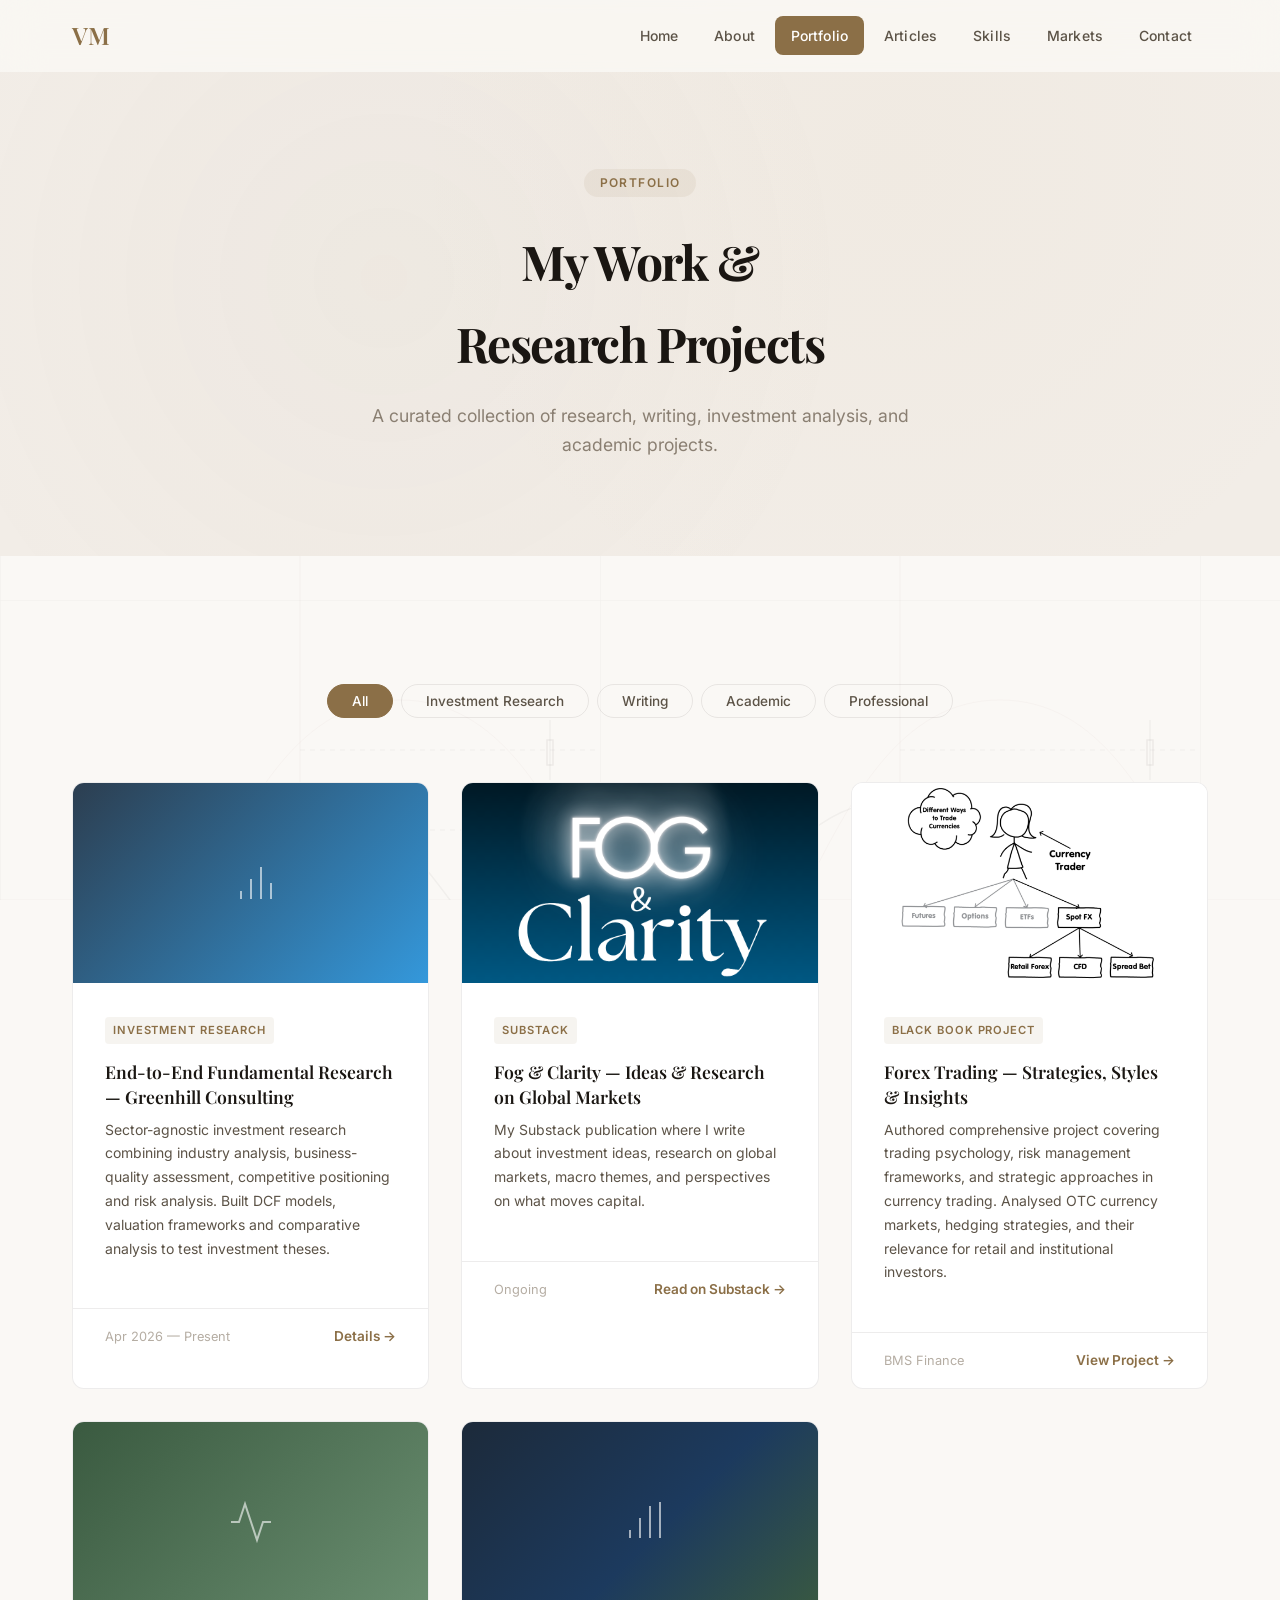
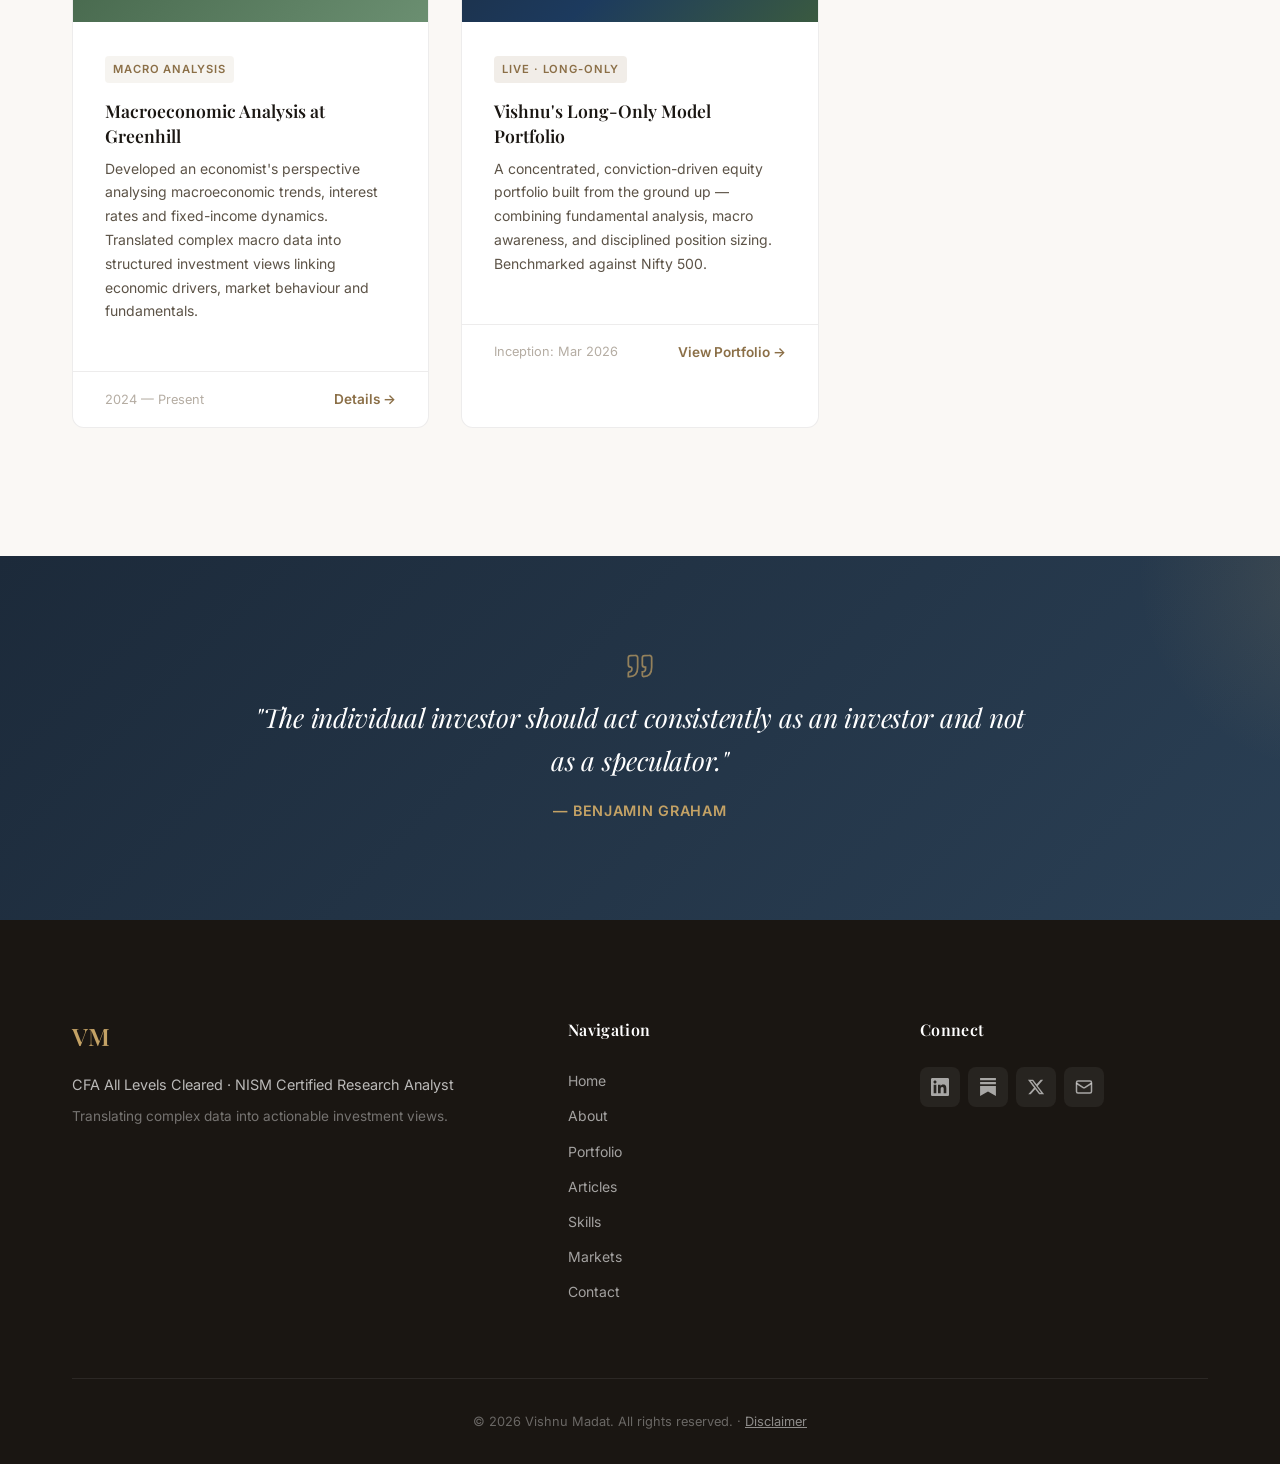
<file: portfolio.html>
<!DOCTYPE html>
<html lang="en">
<head>
  <meta charset="UTF-8" />
  <meta name="viewport" content="width=device-width, initial-scale=1.0" />
  <title>Portfolio — Vishnu Madat | Research, Projects &amp; Analysis</title>
  <meta name="description" content="Explore Vishnu Madat's work — equity research at Greenhill Consulting, Fog &amp; Clarity Substack, Forex trading research, Long-Only Model Portfolio, and academic projects." />
  <link rel="preconnect" href="https://fonts.googleapis.com" />
  <link rel="preconnect" href="https://fonts.gstatic.com" crossorigin />
  <link href="https://fonts.googleapis.com/css2?family=Playfair+Display:ital,wght@0,400;0,500;0,600;0,700;1,400;1,500&family=Inter:wght@300;400;500;600;700&family=JetBrains+Mono:wght@400;500&display=swap" rel="stylesheet" />
  <link rel="stylesheet" href="styles.css?v=20261023_v5" />
</head>
<body>
  <!-- Navigation -->
  <nav id="main-nav" class="nav">
    <div class="nav-container">
      <a href="index.html" class="nav-logo" id="nav-logo">
        <span class="logo-text">VM</span>
      </a>
      <div class="nav-links" id="nav-links">
        <a href="index.html" class="nav-link" data-page="home">Home</a>
        <a href="about.html" class="nav-link" data-page="about">About</a>
        <a href="portfolio.html" class="nav-link active" data-page="portfolio">Portfolio</a>
        <a href="blog.html" class="nav-link" data-page="blog">Articles</a>
        <a href="skills.html" class="nav-link" data-page="skills">Skills</a>
        <a href="market-dashboard.html" class="nav-link" data-page="markets">Markets</a>
        <a href="contact.html" class="nav-link" data-page="contact">Contact</a>
      </div>
      <button class="nav-toggle" id="nav-toggle" aria-label="Toggle navigation">
        <span class="hamburger"></span>
      </button>
    </div>
  </nav>

  <main>
    <!-- ═══════════════════════════════════════════
         ORIGINAL PORTFOLIO SECTION (fully restored)
         ═══════════════════════════════════════════ -->

    <!-- Page Hero -->
    <section class="page-hero">
      <span class="section-tag animate-fade-up">Portfolio</span>
      <h1 class="animate-fade-up delay-1">My Work &amp;<br />Research Projects</h1>
      <p class="animate-fade-up delay-2">A curated collection of research, writing, investment analysis, and academic projects.</p>
    </section>

    <!-- Portfolio Section -->
    <section class="portfolio-section">
      <div class="container">
        <div class="portfolio-filters animate-fade-up">
          <button class="filter-btn active" data-filter="all" id="filter-all">All</button>
          <button class="filter-btn" data-filter="research" id="filter-research">Investment Research</button>
          <button class="filter-btn" data-filter="writing" id="filter-writing">Writing</button>
          <button class="filter-btn" data-filter="academic" id="filter-academic">Academic</button>
          <button class="filter-btn" data-filter="professional" id="filter-professional">Professional</button>
        </div>

        <div class="portfolio-grid">
          <!-- Card 1: Greenhill Research -->
          <div class="portfolio-card reveal" data-category="research" id="portfolio-1">
            <div class="portfolio-card-image">
              <div class="work-placeholder-img gradient-1">
                <svg viewBox="0 0 24 24" fill="none" stroke="currentColor" stroke-width="1">
                  <path d="M2 20h.01M7 20v-4M12 20V10M17 20V4M22 20v-8"/>
                </svg>
              </div>
            </div>
            <div class="portfolio-card-body">
              <span class="work-tag">Investment Research</span>
              <h3>End-to-End Fundamental Research — Greenhill Consulting</h3>
              <p>Sector-agnostic investment research combining industry analysis, business-quality assessment, competitive positioning and risk analysis. Built DCF models, valuation frameworks and comparative analysis to test investment theses.</p>
            </div>
            <div class="portfolio-card-footer">
              <span class="portfolio-date">Apr 2026 — Present</span>
              <a href="#" class="work-link">Details →</a>
            </div>
          </div>

          <!-- Card 2: Fog & Clarity -->
          <div class="portfolio-card reveal" data-category="writing" id="portfolio-2">
            <div class="portfolio-card-image">
              <img src="fog-clarity-logo.png" alt="Fog &amp; Clarity Logo" style="width: 100%; height: 100%; object-fit: cover;" />
            </div>
            <div class="portfolio-card-body">
              <span class="work-tag">Substack</span>
              <h3>Fog &amp; Clarity — Ideas &amp; Research on Global Markets</h3>
              <p>My Substack publication where I write about investment ideas, research on global markets, macro themes, and perspectives on what moves capital.</p>
            </div>
            <div class="portfolio-card-footer">
              <span class="portfolio-date">Ongoing</span>
              <a href="https://substack.com/@vishnumadat" class="work-link" target="_blank" rel="noopener noreferrer">Read on Substack →</a>
            </div>
          </div>

          <!-- Card 3: Forex Trading Book -->
          <div class="portfolio-card reveal" data-category="academic" id="portfolio-3">
            <div class="portfolio-card-image">
              <img src="forex-trading-diagram.png" alt="Forex Trading Diagram" style="width: 100%; height: 100%; object-fit: contain; background-color: #fff;" />
            </div>
            <div class="portfolio-card-body">
              <span class="work-tag">Black Book Project</span>
              <h3>Forex Trading — Strategies, Styles &amp; Insights</h3>
              <p>Authored comprehensive project covering trading psychology, risk management frameworks, and strategic approaches in currency trading. Analysed OTC currency markets, hedging strategies, and their relevance for retail and institutional investors.</p>
            </div>
            <div class="portfolio-card-footer">
              <span class="portfolio-date">BMS Finance</span>
              <a href="https://drive.google.com/file/d/1xPOHMH7Y9E-fVjffdRC0D_Hyags_KTUn/view?usp=drive_link" class="work-link" target="_blank" rel="noopener noreferrer">View Project →</a>
            </div>
          </div>

          <!-- Card 4: Macro Analysis -->
          <div class="portfolio-card reveal" data-category="research" id="portfolio-4">
            <div class="portfolio-card-image">
              <div class="work-placeholder-img gradient-3">
                <svg viewBox="0 0 24 24" fill="none" stroke="currentColor" stroke-width="1">
                  <path d="M22 12h-4l-3 9L9 3l-3 9H2"/>
                </svg>
              </div>
            </div>
            <div class="portfolio-card-body">
              <span class="work-tag">Macro Analysis</span>
              <h3>Macroeconomic Analysis at Greenhill</h3>
              <p>Developed an economist's perspective analysing macroeconomic trends, interest rates and fixed-income dynamics. Translated complex macro data into structured investment views linking economic drivers, market behaviour and fundamentals.</p>
            </div>
            <div class="portfolio-card-footer">
              <span class="portfolio-date">2024 — Present</span>
              <a href="#" class="work-link">Details →</a>
            </div>
          </div>

          <!-- Card 5: Long-Only Model Portfolio — links to separate page -->
          <div class="portfolio-card reveal" data-category="research" id="portfolio-5" style="position: relative; overflow: hidden;">
            <div class="portfolio-card-image">
              <div class="work-placeholder-img" style="background: linear-gradient(135deg, #1C2A3A 0%, #1C3A5E 55%, #3A5A40 100%);">
                <svg viewBox="0 0 24 24" fill="none" stroke="currentColor" stroke-width="1">
                  <path d="M2 20h.01M7 20v-4M12 20V10M17 20V4M22 20V2"/>
                </svg>
              </div>
            </div>
            <div class="portfolio-card-body">
              <span class="work-tag" style="background: rgba(139,111,71,0.12); color: var(--color-accent);">Live · Long-Only</span>
              <h3>Vishnu's Long-Only Model Portfolio</h3>
              <p>A concentrated, conviction-driven equity portfolio built from the ground up — combining fundamental analysis, macro awareness, and disciplined position sizing. Benchmarked against Nifty 500.</p>
            </div>
            <div class="portfolio-card-footer">
              <span class="portfolio-date">Inception: Mar 2026</span>
              <a href="model-portfolio.html" class="work-link">View Portfolio →</a>
            </div>
          </div>

        </div><!-- /.portfolio-grid -->
      </div><!-- /.container -->
    </section>


    <!-- Quote Banner -->
    <section class="quote-banner">
      <div class="container">
        <div class="quote-banner-content">
          <svg class="quote-banner-icon" viewBox="0 0 24 24" fill="none" stroke="currentColor" stroke-width="1.5">
            <path d="M3 21c3 0 7-1 7-8V5c0-1.25-.756-2.017-2-2H4c-1.25 0-2 .75-2 1.972V11c0 1.25.75 2 2 2 1 0 1 0 1 1v1c0 1-1 2-2 2s-1 .008-1 1.031V21z" />
            <path d="M15 21c3 0 7-1 7-8V5c0-1.25-.757-2.017-2-2h-4c-1.25 0-2 .75-2 1.972V11c0 1.25.75 2 2 2h.75c0 2.25.25 4-2.75 4v3c0 .001 0 1 1 1z" />
          </svg>
          <blockquote class="quote-banner-text">
            "The individual investor should act consistently as an investor and not as a speculator."
          </blockquote>
          <cite class="quote-banner-author">— Benjamin Graham</cite>
        </div>
      </div>
    </section>
  </main>

  <!-- Footer -->
  <footer class="footer" id="site-footer">
    <div class="container">
      <div class="footer-grid">
        <div class="footer-brand">
          <span class="footer-logo">VM</span>
          <p>CFA All Levels Cleared · NISM Certified Research Analyst</p>
          <p class="footer-tagline">Translating complex data into actionable investment views.</p>
        </div>
        <div class="footer-nav">
          <h4>Navigation</h4>
          <ul>
            <li><a href="index.html">Home</a></li>
            <li><a href="about.html">About</a></li>
            <li><a href="portfolio.html">Portfolio</a></li>
            <li><a href="blog.html">Articles</a></li>
            <li><a href="skills.html">Skills</a></li>
            <li><a href="market-dashboard.html">Markets</a></li>
            <li><a href="contact.html">Contact</a></li>
          </ul>
        </div>
        <div class="footer-social">
          <h4>Connect</h4>
          <div class="social-links">
            <a href="https://www.linkedin.com/in/vishnumadat/" class="social-link" aria-label="LinkedIn" target="_blank" rel="noopener noreferrer">
              <svg viewBox="0 0 24 24" fill="currentColor"><path d="M20.447 20.452h-3.554v-5.569c0-1.328-.027-3.037-1.852-3.037-1.853 0-2.136 1.445-2.136 2.939v5.667H9.351V9h3.414v1.561h.046c.477-.9 1.637-1.85 3.37-1.85 3.601 0 4.267 2.37 4.267 5.455v6.286zM5.337 7.433c-1.144 0-2.063-.926-2.063-2.065 0-1.138.92-2.063 2.063-2.063 1.14 0 2.064.925 2.064 2.063 0 1.139-.925 2.065-2.064 2.065zm1.782 13.019H3.555V9h3.564v11.452zM22.225 0H1.771C.792 0 0 .774 0 1.729v20.542C0 23.227.792 24 1.771 24h20.451C23.2 24 24 23.227 24 22.271V1.729C24 .774 23.2 0 22.222 0h.003z"/></svg>
            </a>
            <a href="https://substack.com/@vishnumadat" class="social-link" aria-label="Substack" target="_blank" rel="noopener noreferrer">
              <svg viewBox="0 0 24 24" fill="currentColor"><path d="M22.539 8.242H1.46V5.406h21.08v2.836zM1.46 10.812V24L12 18.11 22.54 24V10.812H1.46zM22.54 0H1.46v2.836h21.08V0z"/></svg>
            </a>
            <a href="https://x.com/MadatVishnu" class="social-link" aria-label="X (Twitter)" target="_blank" rel="noopener noreferrer">
              <svg viewBox="0 0 24 24" fill="currentColor"><path d="M18.244 2.25h3.308l-7.227 8.26 8.502 11.24H16.17l-5.214-6.817L4.99 21.75H1.68l7.73-8.835L1.254 2.25H8.08l4.713 6.231zm-1.161 17.52h1.833L7.084 4.126H5.117z"/></svg>
            </a>
            <a href="mailto:vishnumahadevmadat@gmail.com" class="social-link" aria-label="Email">
              <svg viewBox="0 0 24 24" fill="none" stroke="currentColor" stroke-width="2"><rect x="2" y="4" width="20" height="16" rx="2"/><path d="m22 7-8.97 5.7a1.94 1.94 0 0 1-2.06 0L2 7"/></svg>
            </a>
          </div>
        </div>
      </div>
      <div class="footer-bottom">
        <p>&copy; 2026 Vishnu Madat. All rights reserved. · <a href="disclaimer.html" style="color: rgba(255,255,255,0.5); text-decoration: underline;">Disclaimer</a></p>
      </div>
    </div>
  </footer>

  <script src="main.js"></script>
</body>
</html>
</file>
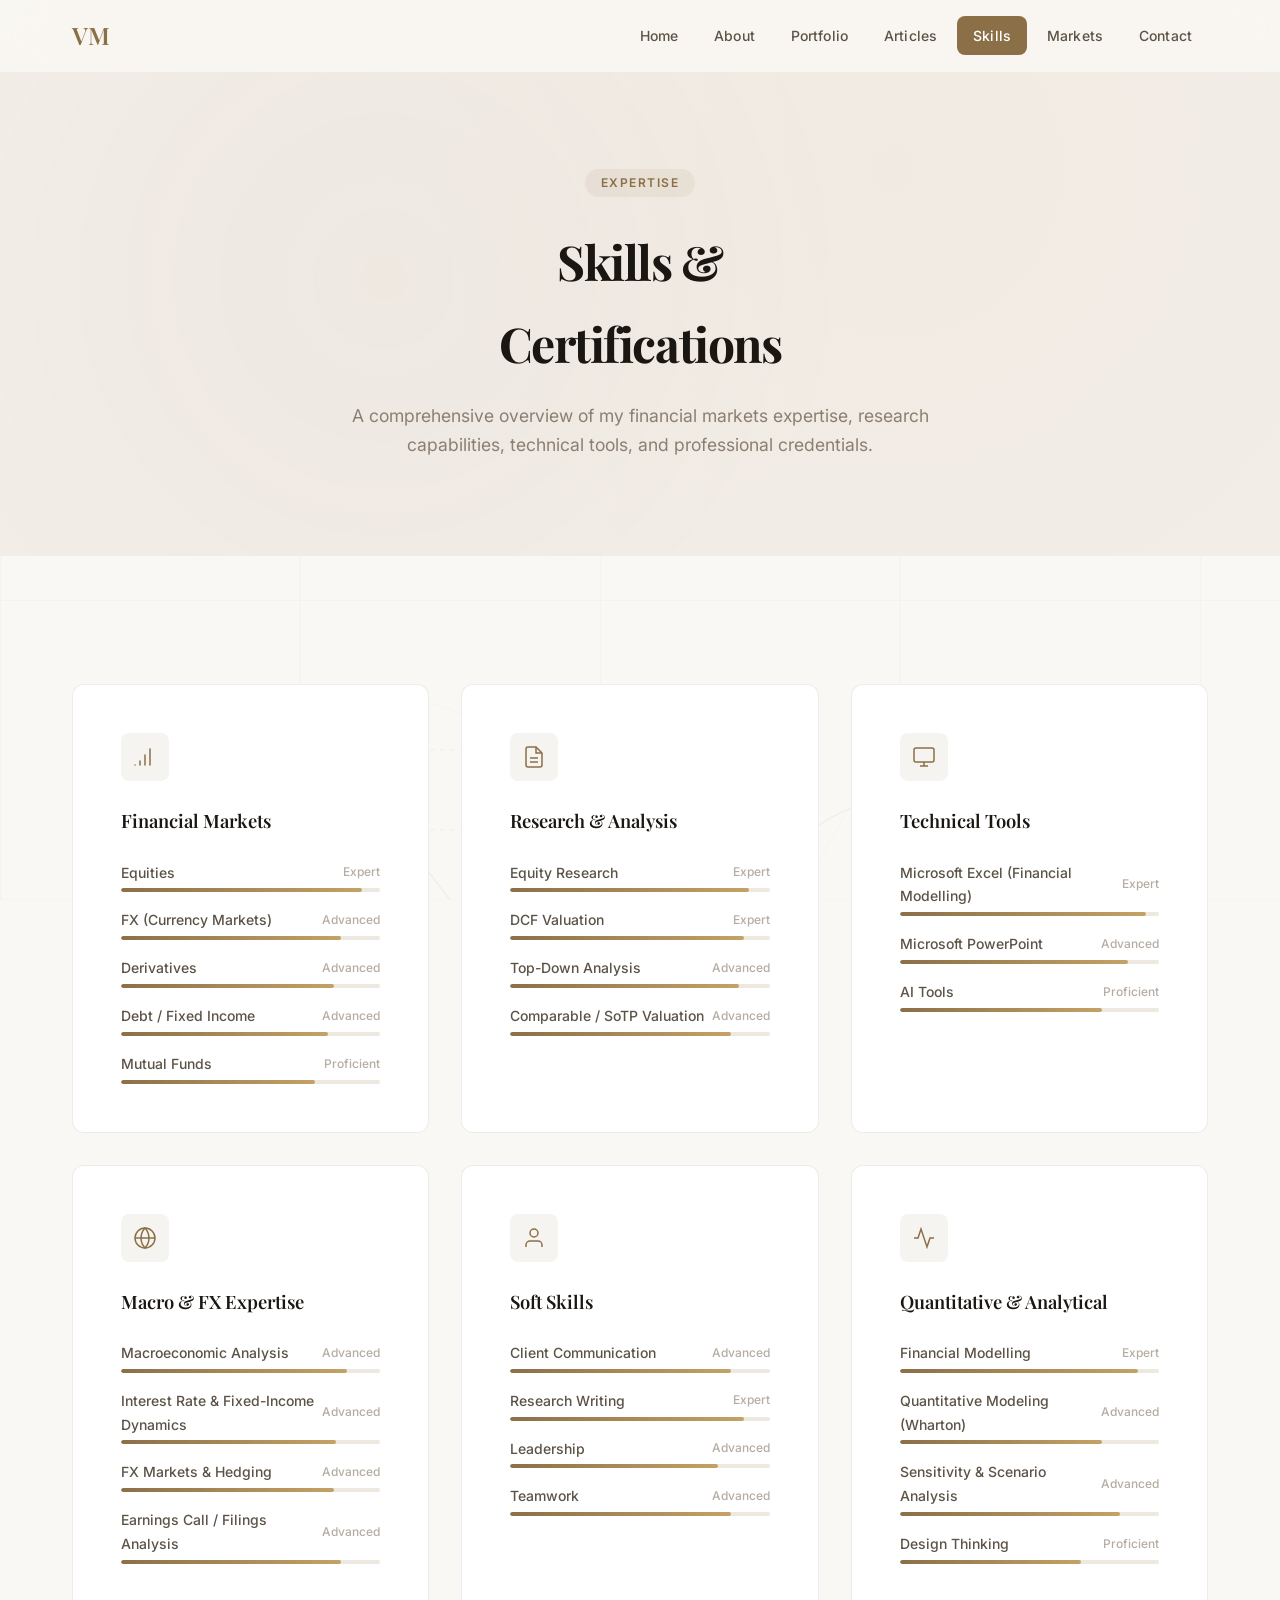
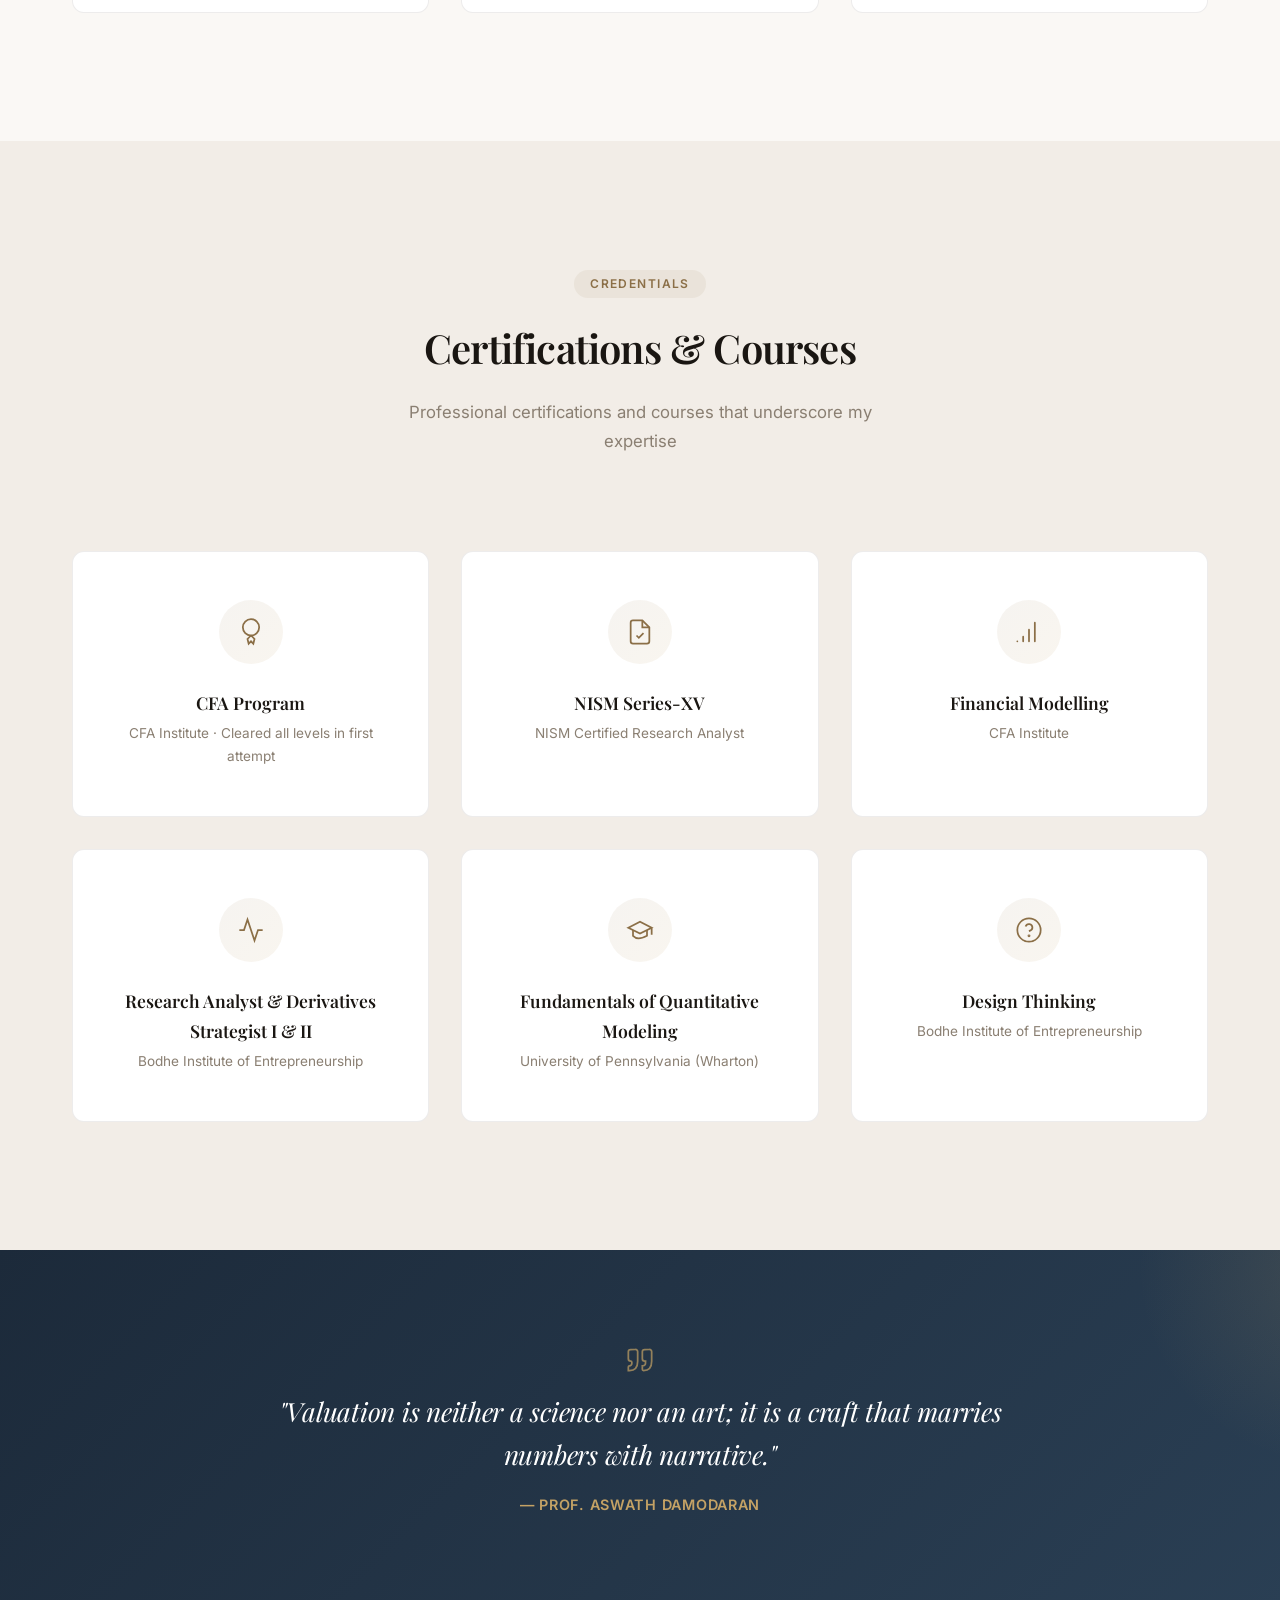
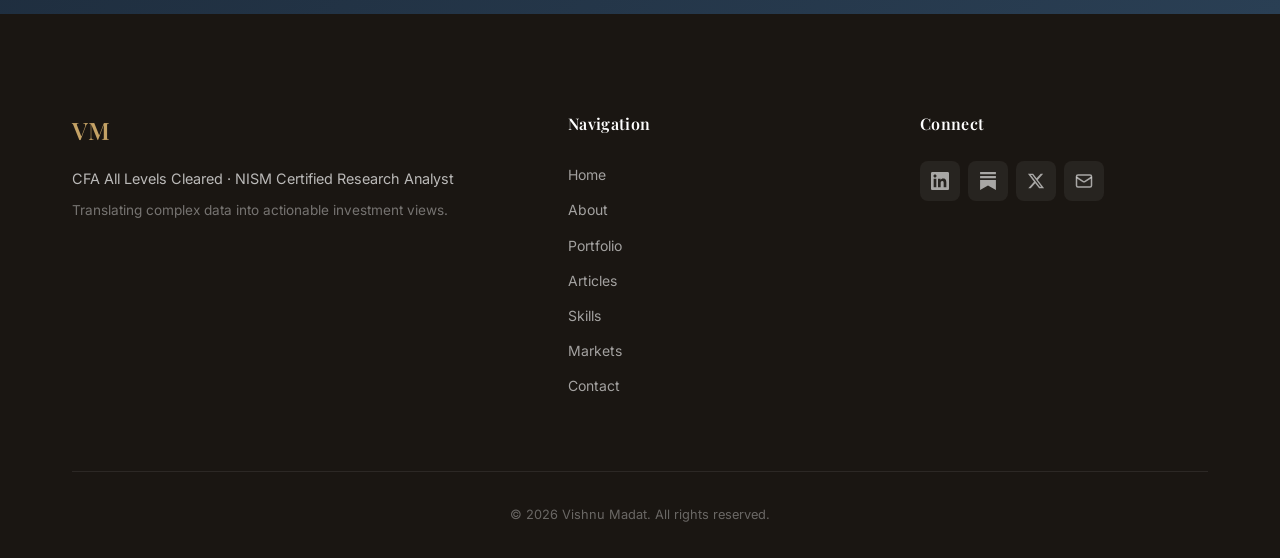
<file: skills.html>
<!DOCTYPE html>
<html lang="en">
<head>
  <meta charset="UTF-8" />
  <meta name="viewport" content="width=device-width, initial-scale=1.0" />
  <title>Skills — Vishnu Madat | Technical & Professional Expertise</title>
  <meta name="description" content="Explore Vishnu Madat's skills — equity research, financial modeling, DCF valuation, derivatives, FX analysis, and professional certifications." />
  <link rel="preconnect" href="https://fonts.googleapis.com" />
  <link rel="preconnect" href="https://fonts.gstatic.com" crossorigin />
  <link href="https://fonts.googleapis.com/css2?family=Playfair+Display:ital,wght@0,400;0,500;0,600;0,700;1,400;1,500&family=Inter:wght@300;400;500;600;700&family=JetBrains+Mono:wght@400;500&display=swap" rel="stylesheet" />
  <link rel="stylesheet" href="styles.css?v=20261023_v5" />
</head>
<body>
  <!-- Navigation -->
  <nav id="main-nav" class="nav">
    <div class="nav-container">
      <a href="index.html" class="nav-logo" id="nav-logo">
        <span class="logo-text">VM</span>
      </a>
      <div class="nav-links" id="nav-links">
        <a href="index.html" class="nav-link" data-page="home">Home</a>
        <a href="about.html" class="nav-link" data-page="about">About</a>
        <a href="portfolio.html" class="nav-link" data-page="portfolio">Portfolio</a>
        <a href="blog.html" class="nav-link" data-page="blog">Articles</a>
        <a href="skills.html" class="nav-link active" data-page="skills">Skills</a>
        <a href="market-dashboard.html" class="nav-link" data-page="markets">Markets</a>
        <a href="contact.html" class="nav-link" data-page="contact">Contact</a>
      </div>
      <button class="nav-toggle" id="nav-toggle" aria-label="Toggle navigation">
        <span class="hamburger"></span>
      </button>
    </div>
  </nav>

  <main>
    <!-- Page Hero -->
    <section class="page-hero">
      <span class="section-tag animate-fade-up">Expertise</span>
      <h1 class="animate-fade-up delay-1">Skills &<br />Certifications</h1>
      <p class="animate-fade-up delay-2">A comprehensive overview of my financial markets expertise, research capabilities, technical tools, and professional credentials.</p>
    </section>

    <!-- Skills Section -->
    <section class="skills-section">
      <div class="container">
        <div class="skills-grid">
          <!-- Financial Markets -->
          <div class="skill-category reveal" id="skill-cat-1">
            <div class="skill-category-icon">
              <svg viewBox="0 0 24 24" fill="none" stroke="currentColor" stroke-width="1.5">
                <path d="M2 20h.01M7 20v-4M12 20V10M17 20V4" stroke-linecap="round" stroke-linejoin="round"/>
              </svg>
            </div>
            <h3>Financial Markets</h3>
            <div class="skill-list">
              <div class="skill-item">
                <div class="skill-item-header">
                  <span class="skill-name">Equities</span>
                  <span class="skill-level">Expert</span>
                </div>
                <div class="skill-bar"><div class="skill-bar-fill" style="--skill-width: 93%"></div></div>
              </div>
              <div class="skill-item">
                <div class="skill-item-header">
                  <span class="skill-name">FX (Currency Markets)</span>
                  <span class="skill-level">Advanced</span>
                </div>
                <div class="skill-bar"><div class="skill-bar-fill" style="--skill-width: 85%"></div></div>
              </div>
              <div class="skill-item">
                <div class="skill-item-header">
                  <span class="skill-name">Derivatives</span>
                  <span class="skill-level">Advanced</span>
                </div>
                <div class="skill-bar"><div class="skill-bar-fill" style="--skill-width: 82%"></div></div>
              </div>
              <div class="skill-item">
                <div class="skill-item-header">
                  <span class="skill-name">Debt / Fixed Income</span>
                  <span class="skill-level">Advanced</span>
                </div>
                <div class="skill-bar"><div class="skill-bar-fill" style="--skill-width: 80%"></div></div>
              </div>
              <div class="skill-item">
                <div class="skill-item-header">
                  <span class="skill-name">Mutual Funds</span>
                  <span class="skill-level">Proficient</span>
                </div>
                <div class="skill-bar"><div class="skill-bar-fill" style="--skill-width: 75%"></div></div>
              </div>
            </div>
          </div>

          <!-- Research & Analysis -->
          <div class="skill-category reveal" id="skill-cat-2">
            <div class="skill-category-icon">
              <svg viewBox="0 0 24 24" fill="none" stroke="currentColor" stroke-width="1.5">
                <path d="M14 2H6a2 2 0 0 0-2 2v16a2 2 0 0 0 2 2h12a2 2 0 0 0 2-2V8z"/>
                <polyline points="14 2 14 8 20 8"/>
                <line x1="16" y1="13" x2="8" y2="13"/>
                <line x1="16" y1="17" x2="8" y2="17"/>
              </svg>
            </div>
            <h3>Research & Analysis</h3>
            <div class="skill-list">
              <div class="skill-item">
                <div class="skill-item-header">
                  <span class="skill-name">Equity Research</span>
                  <span class="skill-level">Expert</span>
                </div>
                <div class="skill-bar"><div class="skill-bar-fill" style="--skill-width: 92%"></div></div>
              </div>
              <div class="skill-item">
                <div class="skill-item-header">
                  <span class="skill-name">DCF Valuation</span>
                  <span class="skill-level">Expert</span>
                </div>
                <div class="skill-bar"><div class="skill-bar-fill" style="--skill-width: 90%"></div></div>
              </div>
              <div class="skill-item">
                <div class="skill-item-header">
                  <span class="skill-name">Top-Down Analysis</span>
                  <span class="skill-level">Advanced</span>
                </div>
                <div class="skill-bar"><div class="skill-bar-fill" style="--skill-width: 88%"></div></div>
              </div>
              <div class="skill-item">
                <div class="skill-item-header">
                  <span class="skill-name">Comparable / SoTP Valuation</span>
                  <span class="skill-level">Advanced</span>
                </div>
                <div class="skill-bar"><div class="skill-bar-fill" style="--skill-width: 85%"></div></div>
              </div>
            </div>
          </div>

          <!-- Technical Tools -->
          <div class="skill-category reveal" id="skill-cat-3">
            <div class="skill-category-icon">
              <svg viewBox="0 0 24 24" fill="none" stroke="currentColor" stroke-width="1.5">
                <rect x="2" y="3" width="20" height="14" rx="2" ry="2"/>
                <line x1="8" y1="21" x2="16" y2="21"/>
                <line x1="12" y1="17" x2="12" y2="21"/>
              </svg>
            </div>
            <h3>Technical Tools</h3>
            <div class="skill-list">
              <div class="skill-item">
                <div class="skill-item-header">
                  <span class="skill-name">Microsoft Excel (Financial Modelling)</span>
                  <span class="skill-level">Expert</span>
                </div>
                <div class="skill-bar"><div class="skill-bar-fill" style="--skill-width: 95%"></div></div>
              </div>
              <div class="skill-item">
                <div class="skill-item-header">
                  <span class="skill-name">Microsoft PowerPoint</span>
                  <span class="skill-level">Advanced</span>
                </div>
                <div class="skill-bar"><div class="skill-bar-fill" style="--skill-width: 88%"></div></div>
              </div>
              <div class="skill-item">
                <div class="skill-item-header">
                  <span class="skill-name">AI Tools</span>
                  <span class="skill-level">Proficient</span>
                </div>
                <div class="skill-bar"><div class="skill-bar-fill" style="--skill-width: 78%"></div></div>
              </div>
            </div>
          </div>

          <!-- Macro & FX -->
          <div class="skill-category reveal" id="skill-cat-4">
            <div class="skill-category-icon">
              <svg viewBox="0 0 24 24" fill="none" stroke="currentColor" stroke-width="1.5">
                <circle cx="12" cy="12" r="10"/>
                <path d="M2 12h20M12 2a15.3 15.3 0 0 1 4 10 15.3 15.3 0 0 1-4 10 15.3 15.3 0 0 1-4-10 15.3 15.3 0 0 1 4-10z"/>
              </svg>
            </div>
            <h3>Macro & FX Expertise</h3>
            <div class="skill-list">
              <div class="skill-item">
                <div class="skill-item-header">
                  <span class="skill-name">Macroeconomic Analysis</span>
                  <span class="skill-level">Advanced</span>
                </div>
                <div class="skill-bar"><div class="skill-bar-fill" style="--skill-width: 87%"></div></div>
              </div>
              <div class="skill-item">
                <div class="skill-item-header">
                  <span class="skill-name">Interest Rate & Fixed-Income Dynamics</span>
                  <span class="skill-level">Advanced</span>
                </div>
                <div class="skill-bar"><div class="skill-bar-fill" style="--skill-width: 83%"></div></div>
              </div>
              <div class="skill-item">
                <div class="skill-item-header">
                  <span class="skill-name">FX Markets & Hedging</span>
                  <span class="skill-level">Advanced</span>
                </div>
                <div class="skill-bar"><div class="skill-bar-fill" style="--skill-width: 82%"></div></div>
              </div>
              <div class="skill-item">
                <div class="skill-item-header">
                  <span class="skill-name">Earnings Call / Filings Analysis</span>
                  <span class="skill-level">Advanced</span>
                </div>
                <div class="skill-bar"><div class="skill-bar-fill" style="--skill-width: 85%"></div></div>
              </div>
            </div>
          </div>

          <!-- Soft Skills -->
          <div class="skill-category reveal" id="skill-cat-5">
            <div class="skill-category-icon">
              <svg viewBox="0 0 24 24" fill="none" stroke="currentColor" stroke-width="1.5">
                <path d="M20 21v-2a4 4 0 0 0-4-4H8a4 4 0 0 0-4 4v2"/>
                <circle cx="12" cy="7" r="4"/>
              </svg>
            </div>
            <h3>Soft Skills</h3>
            <div class="skill-list">
              <div class="skill-item">
                <div class="skill-item-header">
                  <span class="skill-name">Client Communication</span>
                  <span class="skill-level">Advanced</span>
                </div>
                <div class="skill-bar"><div class="skill-bar-fill" style="--skill-width: 85%"></div></div>
              </div>
              <div class="skill-item">
                <div class="skill-item-header">
                  <span class="skill-name">Research Writing</span>
                  <span class="skill-level">Expert</span>
                </div>
                <div class="skill-bar"><div class="skill-bar-fill" style="--skill-width: 90%"></div></div>
              </div>
              <div class="skill-item">
                <div class="skill-item-header">
                  <span class="skill-name">Leadership</span>
                  <span class="skill-level">Advanced</span>
                </div>
                <div class="skill-bar"><div class="skill-bar-fill" style="--skill-width: 80%"></div></div>
              </div>
              <div class="skill-item">
                <div class="skill-item-header">
                  <span class="skill-name">Teamwork</span>
                  <span class="skill-level">Advanced</span>
                </div>
                <div class="skill-bar"><div class="skill-bar-fill" style="--skill-width: 85%"></div></div>
              </div>
            </div>
          </div>

          <!-- Quantitative -->
          <div class="skill-category reveal" id="skill-cat-6">
            <div class="skill-category-icon">
              <svg viewBox="0 0 24 24" fill="none" stroke="currentColor" stroke-width="1.5">
                <path d="M22 12h-4l-3 9L9 3l-3 9H2"/>
              </svg>
            </div>
            <h3>Quantitative & Analytical</h3>
            <div class="skill-list">
              <div class="skill-item">
                <div class="skill-item-header">
                  <span class="skill-name">Financial Modelling</span>
                  <span class="skill-level">Expert</span>
                </div>
                <div class="skill-bar"><div class="skill-bar-fill" style="--skill-width: 92%"></div></div>
              </div>
              <div class="skill-item">
                <div class="skill-item-header">
                  <span class="skill-name">Quantitative Modeling (Wharton)</span>
                  <span class="skill-level">Advanced</span>
                </div>
                <div class="skill-bar"><div class="skill-bar-fill" style="--skill-width: 78%"></div></div>
              </div>
              <div class="skill-item">
                <div class="skill-item-header">
                  <span class="skill-name">Sensitivity & Scenario Analysis</span>
                  <span class="skill-level">Advanced</span>
                </div>
                <div class="skill-bar"><div class="skill-bar-fill" style="--skill-width: 85%"></div></div>
              </div>
              <div class="skill-item">
                <div class="skill-item-header">
                  <span class="skill-name">Design Thinking</span>
                  <span class="skill-level">Proficient</span>
                </div>
                <div class="skill-bar"><div class="skill-bar-fill" style="--skill-width: 70%"></div></div>
              </div>
            </div>
          </div>
        </div>
      </div>
    </section>

    <!-- Certifications -->
    <section class="certifications-section">
      <div class="container">
        <div class="section-header">
          <span class="section-tag">Credentials</span>
          <h2 class="section-title">Certifications & Courses</h2>
          <p class="section-subtitle">Professional certifications and courses that underscore my expertise</p>
        </div>
        <div class="cert-grid">
          <div class="cert-card reveal" id="cert-1">
            <div class="cert-icon">
              <svg viewBox="0 0 24 24" fill="none" stroke="currentColor" stroke-width="1.5">
                <path d="M12 15l-3 3 1 4 2-2 2 2 1-4-3-3z"/>
                <circle cx="12" cy="8" r="7"/>
              </svg>
            </div>
            <h3>CFA Program</h3>
            <p>CFA Institute · Cleared all levels in first attempt</p>
          </div>
          <div class="cert-card reveal" id="cert-2">
            <div class="cert-icon">
              <svg viewBox="0 0 24 24" fill="none" stroke="currentColor" stroke-width="1.5">
                <path d="M14 2H6a2 2 0 0 0-2 2v16a2 2 0 0 0 2 2h12a2 2 0 0 0 2-2V8z"/>
                <polyline points="14 2 14 8 20 8"/>
                <path d="M9 15l2 2 4-4"/>
              </svg>
            </div>
            <h3>NISM Series-XV</h3>
            <p>NISM Certified Research Analyst</p>
          </div>
          <div class="cert-card reveal" id="cert-3">
            <div class="cert-icon">
              <svg viewBox="0 0 24 24" fill="none" stroke="currentColor" stroke-width="1.5">
                <path d="M2 20h.01M7 20v-4M12 20V10M17 20V4" stroke-linecap="round" stroke-linejoin="round"/>
              </svg>
            </div>
            <h3>Financial Modelling</h3>
            <p>CFA Institute</p>
          </div>
          <div class="cert-card reveal" id="cert-4">
            <div class="cert-icon">
              <svg viewBox="0 0 24 24" fill="none" stroke="currentColor" stroke-width="1.5">
                <path d="M22 12h-4l-3 9L9 3l-3 9H2"/>
              </svg>
            </div>
            <h3>Research Analyst & Derivatives Strategist I & II</h3>
            <p>Bodhe Institute of Entrepreneurship</p>
          </div>
          <div class="cert-card reveal" id="cert-5">
            <div class="cert-icon">
              <svg viewBox="0 0 24 24" fill="none" stroke="currentColor" stroke-width="1.5">
                <path d="M22 10v6M2 10l10-5 10 5-10 5z"/>
                <path d="M6 12v5c3 3 6 3 12 0v-5"/>
              </svg>
            </div>
            <h3>Fundamentals of Quantitative Modeling</h3>
            <p>University of Pennsylvania (Wharton)</p>
          </div>
          <div class="cert-card reveal" id="cert-6">
            <div class="cert-icon">
              <svg viewBox="0 0 24 24" fill="none" stroke="currentColor" stroke-width="1.5">
                <circle cx="12" cy="12" r="10"/>
                <path d="M9.09 9a3 3 0 0 1 5.83 1c0 2-3 3-3 3"/>
                <circle cx="12" cy="17" r=".5"/>
              </svg>
            </div>
            <h3>Design Thinking</h3>
            <p>Bodhe Institute of Entrepreneurship</p>
          </div>
        </div>
      </div>
    </section>

    <!-- Quote Banner -->
    <section class="quote-banner">
      <div class="container">
        <div class="quote-banner-content">
          <svg class="quote-banner-icon" viewBox="0 0 24 24" fill="none" stroke="currentColor" stroke-width="1.5">
            <path d="M3 21c3 0 7-1 7-8V5c0-1.25-.756-2.017-2-2H4c-1.25 0-2 .75-2 1.972V11c0 1.25.75 2 2 2 1 0 1 0 1 1v1c0 1-1 2-2 2s-1 .008-1 1.031V21z" />
            <path d="M15 21c3 0 7-1 7-8V5c0-1.25-.757-2.017-2-2h-4c-1.25 0-2 .75-2 1.972V11c0 1.25.75 2 2 2h.75c0 2.25.25 4-2.75 4v3c0 .001 0 1 1 1z" />
          </svg>
          <blockquote class="quote-banner-text">
            "Valuation is neither a science nor an art; it is a craft that marries numbers with narrative."
          </blockquote>
          <cite class="quote-banner-author">— Prof. Aswath Damodaran</cite>
        </div>
      </div>
    </section>
  </main>

  <!-- Footer -->
  <footer class="footer" id="site-footer">
    <div class="container">
      <div class="footer-grid">
        <div class="footer-brand">
          <span class="footer-logo">VM</span>
          <p>CFA All Levels Cleared · NISM Certified Research Analyst</p>
          <p class="footer-tagline">Translating complex data into actionable investment views.</p>
        </div>
        <div class="footer-nav">
          <h4>Navigation</h4>
          <ul>
            <li><a href="index.html">Home</a></li>
            <li><a href="about.html">About</a></li>
            <li><a href="portfolio.html">Portfolio</a></li>
            <li><a href="blog.html">Articles</a></li>
            <li><a href="skills.html">Skills</a></li>
            <li><a href="market-dashboard.html">Markets</a></li>
            <li><a href="contact.html">Contact</a></li>
          </ul>
        </div>
        <div class="footer-social">
          <h4>Connect</h4>
          <div class="social-links">
            <a href="https://www.linkedin.com/in/vishnumadat/" class="social-link" aria-label="LinkedIn" target="_blank" rel="noopener noreferrer"><svg viewBox="0 0 24 24" fill="currentColor"><path d="M20.447 20.452h-3.554v-5.569c0-1.328-.027-3.037-1.852-3.037-1.853 0-2.136 1.445-2.136 2.939v5.667H9.351V9h3.414v1.561h.046c.477-.9 1.637-1.85 3.37-1.85 3.601 0 4.267 2.37 4.267 5.455v6.286zM5.337 7.433c-1.144 0-2.063-.926-2.063-2.065 0-1.138.92-2.063 2.063-2.063 1.14 0 2.064.925 2.064 2.063 0 1.139-.925 2.065-2.064 2.065zm1.782 13.019H3.555V9h3.564v11.452zM22.225 0H1.771C.792 0 0 .774 0 1.729v20.542C0 23.227.792 24 1.771 24h20.451C23.2 24 24 23.227 24 22.271V1.729C24 .774 23.2 0 22.222 0h.003z"/></svg></a>

            <a href="https://substack.com/@vishnumadat" class="social-link" aria-label="Substack" target="_blank" rel="noopener noreferrer"><svg viewBox="0 0 24 24" fill="currentColor"><path d="M22.539 8.242H1.46V5.406h21.08v2.836zM1.46 10.812V24L12 18.11 22.54 24V10.812H1.46zM22.54 0H1.46v2.836h21.08V0z"/></svg></a>
            <a href="https://x.com/MadatVishnu" class="social-link" aria-label="X (Twitter)" target="_blank" rel="noopener noreferrer"><svg viewBox="0 0 24 24" fill="currentColor"><path d="M18.244 2.25h3.308l-7.227 8.26 8.502 11.24H16.17l-5.214-6.817L4.99 21.75H1.68l7.73-8.835L1.254 2.25H8.08l4.713 6.231zm-1.161 17.52h1.833L7.084 4.126H5.117z"/></svg></a>
            <a href="mailto:vishnumahadevmadat@gmail.com" class="social-link" aria-label="Email"><svg viewBox="0 0 24 24" fill="none" stroke="currentColor" stroke-width="2"><rect x="2" y="4" width="20" height="16" rx="2"/><path d="m22 7-8.97 5.7a1.94 1.94 0 0 1-2.06 0L2 7"/></svg></a>
          </div>
        </div>
      </div>
      <div class="footer-bottom">
        <p>&copy; 2026 Vishnu Madat. All rights reserved.</p>
      </div>
    </div>
  </footer>

  <script src="main.js"></script>
</body>
</html>
</file>
<file: styles.css>
/* ============================================
   DESIGN SYSTEM — Riddhi Kharote Personal Website
   Elegant & Professional Theme
   ============================================ */

/* --- CSS Custom Properties --- */
:root {
  /* Color Palette — Muted, warm, sophisticated */
  --color-bg: #FAF8F5;
  --color-bg-alt: #F2EDE7;
  --color-bg-card: #FFFFFF;
  --color-surface: #EDE8E0;

  --color-text-primary: #1A1612;
  --color-text-secondary: #5C5347;
  --color-text-tertiary: #8A7F72;
  --color-text-muted: #B5ADA3;

  --color-accent: #8B6F47;
  --color-accent-hover: #7A6040;
  --color-accent-light: rgba(139, 111, 71, 0.08);
  --color-accent-glow: rgba(139, 111, 71, 0.15);

  --color-border: rgba(26, 22, 18, 0.08);
  --color-border-hover: rgba(26, 22, 18, 0.15);

  --color-gold: #C4A265;
  --color-deep-navy: #1C2A3A;
  --color-forest: #3A5A40;
  --color-burgundy: #6B3A3A;

  /* Typography */
  --font-display: 'Playfair Display', Georgia, 'Times New Roman', serif;
  --font-body: 'Inter', -apple-system, BlinkMacSystemFont, 'Segoe UI', sans-serif;
  --font-mono: 'JetBrains Mono', 'Fira Code', monospace;

  /* Spacing */
  --space-xs: 0.25rem;
  --space-sm: 0.5rem;
  --space-md: 1rem;
  --space-lg: 1.5rem;
  --space-xl: 2rem;
  --space-2xl: 3rem;
  --space-3xl: 4rem;
  --space-4xl: 6rem;
  --space-5xl: 8rem;

  /* Border Radius */
  --radius-sm: 4px;
  --radius-md: 8px;
  --radius-lg: 12px;
  --radius-xl: 16px;
  --radius-2xl: 24px;
  --radius-full: 9999px;

  /* Transitions */
  --ease-out: cubic-bezier(0.16, 1, 0.3, 1);
  --ease-in-out: cubic-bezier(0.65, 0, 0.35, 1);
  --duration-fast: 200ms;
  --duration-normal: 350ms;
  --duration-slow: 500ms;

  /* Shadows */
  --shadow-sm: 0 1px 3px rgba(26, 22, 18, 0.04), 0 1px 2px rgba(26, 22, 18, 0.06);
  --shadow-md: 0 4px 12px rgba(26, 22, 18, 0.06), 0 2px 4px rgba(26, 22, 18, 0.04);
  --shadow-lg: 0 12px 40px rgba(26, 22, 18, 0.08), 0 4px 12px rgba(26, 22, 18, 0.04);
  --shadow-xl: 0 24px 60px rgba(26, 22, 18, 0.1), 0 8px 24px rgba(26, 22, 18, 0.06);

  /* Layout */
  --container-max: 1200px;
  --nav-height: 72px;
}

/* --- Reset & Base --- */
*,
*::before,
*::after {
  margin: 0;
  padding: 0;
  box-sizing: border-box;
}

html {
  scroll-behavior: smooth;
  -webkit-font-smoothing: antialiased;
  -moz-osx-font-smoothing: grayscale;
  font-size: 16px;
}

body {
  font-family: var(--font-body);
  color: var(--color-text-primary);
  background-color: var(--color-bg);
  background-image: url("data:image/svg+xml,%3Csvg width='600' height='600' xmlns='http://www.w3.org/2000/svg'%3E%3Cpath d='M 600 0 L 0 0 0 600' fill='none' stroke='rgba(26,22,18,0.03)' stroke-width='1.5'/%3E%3Cpath d='M 300 0 L 300 600 M 0 300 L 600 300' fill='none' stroke='rgba(26,22,18,0.02)' stroke-width='1.5'/%3E%3Cpath d='M 0 400 C 150 400 150 200 300 200 S 450 400 600 400' fill='none' stroke='rgba(26,22,18,0.04)' stroke-width='1.5'/%3E%3Cpath d='M 0 500 C 200 500 200 100 400 100 S 600 500 800 500' fill='none' stroke='rgba(26,22,18,0.02)' stroke-width='1'/%3E%3Cpath d='M 0 550 L 120 480 L 250 500 L 380 350 L 480 380 L 600 200' fill='none' stroke='rgba(26,22,18,0.05)' stroke-width='1.5'/%3E%3Ccircle cx='120' cy='480' r='3.5' fill='rgba(26,22,18,0.06)'/%3E%3Ccircle cx='250' cy='500' r='3.5' fill='rgba(26,22,18,0.06)'/%3E%3Ccircle cx='380' cy='350' r='3.5' fill='rgba(26,22,18,0.06)'/%3E%3Ccircle cx='480' cy='380' r='3.5' fill='rgba(26,22,18,0.06)'/%3E%3Cg stroke='rgba(26,22,18,0.04)' stroke-width='1.5'%3E%3Cline x1='80' y1='420' x2='80' y2='460' /%3E%3Crect x='77' y='430' width='6' height='20' fill='rgba(26,22,18,0.02)' stroke='rgba(26,22,18,0.06)'/%3E%3Cline x1='200' y1='310' x2='200' y2='350' /%3E%3Crect x='197' y='320' width='6' height='15' fill='none' stroke='rgba(26,22,18,0.06)'/%3E%3Cline x1='420' y1='210' x2='420' y2='280' /%3E%3Crect x='417' y='230' width='6' height='30' fill='rgba(26,22,18,0.02)' stroke='rgba(26,22,18,0.06)'/%3E%3Cline x1='550' y1='120' x2='550' y2='180' /%3E%3Crect x='547' y='140' width='6' height='25' fill='none' stroke='rgba(26,22,18,0.06)'/%3E%3C/g%3E%3Cline x1='300' y1='150' x2='600' y2='150' stroke='rgba(26,22,18,0.03)' stroke-width='1.5' stroke-dasharray='5,5'/%3E%3Cline x1='300' y1='230' x2='600' y2='230' stroke='rgba(26,22,18,0.03)' stroke-width='1.5' stroke-dasharray='5,5'/%3E%3Cline x1='300' y1='310' x2='600' y2='310' stroke='rgba(26,22,18,0.03)' stroke-width='1.5' stroke-dasharray='5,5'/%3E%3C/svg%3E");
  background-attachment: fixed;
  line-height: 1.7;
  overflow-x: hidden;
}

a {
  text-decoration: none;
  color: inherit;
  transition: color var(--duration-fast) var(--ease-out);
}

img {
  max-width: 100%;
  display: block;
}

ul {
  list-style: none;
}

.container {
  max-width: var(--container-max);
  margin: 0 auto;
  padding: 0 var(--space-xl);
}

/* --- Animations --- */
@keyframes fadeUp {
  from {
    opacity: 0;
    transform: translateY(30px);
  }
  to {
    opacity: 1;
    transform: translateY(0);
  }
}

@keyframes fadeIn {
  from { opacity: 0; }
  to { opacity: 1; }
}

@keyframes slideDown {
  from {
    opacity: 0;
    transform: translateY(-10px);
  }
  to {
    opacity: 1;
    transform: translateY(0);
  }
}

@keyframes shimmer {
  0% { background-position: -200% 0; }
  100% { background-position: 200% 0; }
}

@keyframes pulse {
  0%, 100% { opacity: 1; }
  50% { opacity: 0.5; }
}

@keyframes scrollLine {
  0% {
    transform: translateY(0);
    opacity: 1;
  }
  50% {
    opacity: 0.5;
  }
  100% {
    transform: translateY(16px);
    opacity: 0;
  }
}

.animate-fade-up {
  opacity: 0;
  animation: fadeUp 0.8s var(--ease-out) forwards;
}

.delay-1 { animation-delay: 0.15s; }
.delay-2 { animation-delay: 0.3s; }
.delay-3 { animation-delay: 0.45s; }
.delay-4 { animation-delay: 0.6s; }
.delay-5 { animation-delay: 0.75s; }

/* --- Navigation --- */
.nav {
  position: fixed;
  top: 0;
  left: 0;
  right: 0;
  z-index: 1000;
  height: var(--nav-height);
  transition: all var(--duration-normal) var(--ease-out);
  background: rgba(250, 248, 245, 0.85);
  backdrop-filter: blur(20px) saturate(180%);
  -webkit-backdrop-filter: blur(20px) saturate(180%);
  border-bottom: 1px solid transparent;
}

.nav.scrolled {
  border-bottom-color: var(--color-border);
  box-shadow: var(--shadow-sm);
}

.nav-container {
  max-width: var(--container-max);
  margin: 0 auto;
  padding: 0 var(--space-xl);
  display: flex;
  align-items: center;
  justify-content: space-between;
  height: 100%;
}

.nav-logo {
  display: flex;
  align-items: center;
  gap: var(--space-sm);
}

.logo-text {
  font-family: var(--font-display);
  font-size: 1.5rem;
  font-weight: 600;
  color: var(--color-accent);
  letter-spacing: -0.02em;
}

.nav-links {
  display: flex;
  align-items: center;
  gap: var(--space-xs);
}

.nav-link {
  font-size: 0.875rem;
  font-weight: 500;
  color: var(--color-text-secondary);
  padding: var(--space-sm) var(--space-md);
  border-radius: var(--radius-md);
  position: relative;
  transition: all var(--duration-fast) var(--ease-out);
  letter-spacing: 0.01em;
}

.nav-link:hover {
  color: var(--color-text-primary);
  background: var(--color-accent-light);
}

.nav-link.active {
  color: #FFFFFF;
  background: var(--color-accent);
}

.nav-toggle {
  display: none;
  background: none;
  border: none;
  cursor: pointer;
  padding: var(--space-sm);
  z-index: 1001;
}

.hamburger {
  display: block;
  width: 22px;
  height: 2px;
  background: var(--color-text-primary);
  position: relative;
  transition: all var(--duration-fast) var(--ease-out);
}

.hamburger::before,
.hamburger::after {
  content: '';
  position: absolute;
  width: 22px;
  height: 2px;
  background: var(--color-text-primary);
  transition: all var(--duration-fast) var(--ease-out);
}

.hamburger::before { top: -7px; }
.hamburger::after { top: 7px; }

.nav-toggle.open .hamburger {
  background: transparent;
}

.nav-toggle.open .hamburger::before {
  top: 0;
  transform: rotate(45deg);
}

.nav-toggle.open .hamburger::after {
  top: 0;
  transform: rotate(-45deg);
}

/* --- Buttons --- */
.btn {
  display: inline-flex;
  align-items: center;
  gap: var(--space-sm);
  padding: 0.75rem 1.75rem;
  font-family: var(--font-body);
  font-size: 0.9rem;
  font-weight: 500;
  border-radius: var(--radius-full);
  cursor: pointer;
  transition: all var(--duration-normal) var(--ease-out);
  border: none;
  letter-spacing: 0.01em;
  position: relative;
  overflow: hidden;
}

.btn::after {
  content: '';
  position: absolute;
  inset: 0;
  border-radius: inherit;
  opacity: 0;
  transition: opacity var(--duration-fast);
}

.btn-primary {
  background: var(--color-accent);
  color: #FFFFFF;
  box-shadow: 0 2px 8px rgba(139, 111, 71, 0.25);
}

.btn-primary:hover {
  background: var(--color-accent-hover);
  box-shadow: 0 4px 16px rgba(139, 111, 71, 0.35);
  transform: translateY(-2px);
}

.btn-outline {
  background: transparent;
  color: var(--color-text-primary);
  border: 1.5px solid var(--color-border-hover);
}

.btn-outline:hover {
  border-color: var(--color-accent);
  color: var(--color-accent);
  background: var(--color-accent-light);
  transform: translateY(-2px);
}

.btn-light {
  background: #FFFFFF;
  color: var(--color-accent);
  box-shadow: var(--shadow-md);
}

.btn-light:hover {
  transform: translateY(-2px);
  box-shadow: var(--shadow-lg);
}

/* --- Hero Section --- */
.hero {
  min-height: 100vh;
  display: flex;
  flex-direction: column;
  justify-content: center;
  position: relative;
  padding: calc(var(--nav-height) + var(--space-3xl)) var(--space-xl) var(--space-3xl);
  overflow: hidden;
}

.hero-bg-pattern {
  position: absolute;
  inset: 0;
  background:
    radial-gradient(circle at 20% 80%, rgba(139, 111, 71, 0.04) 0%, transparent 50%),
    radial-gradient(circle at 80% 20%, rgba(196, 162, 101, 0.05) 0%, transparent 50%),
    radial-gradient(circle at 50% 50%, rgba(139, 111, 71, 0.02) 0%, transparent 70%);
  pointer-events: none;
}

.hero-content {
  max-width: var(--container-max);
  margin: 0 auto;
  width: 100%;
  display: grid;
  grid-template-columns: 1.1fr 0.9fr;
  gap: var(--space-4xl);
  align-items: center;
}

.hero-greeting {
  font-family: var(--font-body);
  font-size: 0.95rem;
  font-weight: 500;
  color: var(--color-accent);
  letter-spacing: 0.08em;
  text-transform: uppercase;
  margin-bottom: var(--space-sm);
}

.hero-name {
  font-family: var(--font-display);
  font-size: clamp(2.5rem, 5vw, 4rem);
  font-weight: 700;
  color: var(--color-text-primary);
  line-height: 1.1;
  letter-spacing: -0.03em;
  margin-bottom: var(--space-lg);
}

.hero-title-wrapper {
  display: flex;
  align-items: center;
  gap: var(--space-md);
  margin-bottom: var(--space-xl);
}

.hero-divider {
  width: 40px;
  height: 2px;
  background: var(--color-accent);
  flex-shrink: 0;
}

.hero-title {
  font-size: 1.05rem;
  font-weight: 400;
  color: var(--color-text-secondary);
  letter-spacing: 0.02em;
}

.hero-description {
  font-size: 1.05rem;
  color: var(--color-text-secondary);
  line-height: 1.8;
  max-width: 520px;
  margin-bottom: var(--space-2xl);
}

.hero-cta {
  display: flex;
  gap: var(--space-md);
  flex-wrap: wrap;
}

/* Hero Visual Card */
.hero-visual {
  display: flex;
  justify-content: center;
}

.hero-card {
  width: 100%;
  max-width: 420px;
  perspective: 1000px;
}

.hero-card-inner {
  background: var(--color-bg-card);
  border-radius: var(--radius-xl);
  padding: var(--space-2xl);
  box-shadow: var(--shadow-xl);
  border: 1px solid var(--color-border);
  position: relative;
  overflow: hidden;
  transition: transform var(--duration-slow) var(--ease-out);
}

.hero-card-inner:hover {
  transform: translateY(-4px);
}

.card-accent-line {
  position: absolute;
  top: 0;
  left: 0;
  right: 0;
  height: 3px;
  background: linear-gradient(90deg, var(--color-accent), var(--color-gold));
}

.card-stats {
  display: flex;
  justify-content: space-between;
  align-items: center;
  margin-bottom: var(--space-2xl);
  padding-top: var(--space-sm);
}

.stat-item {
  display: flex;
  flex-direction: column;
  align-items: center;
  text-align: center;
}

.stat-number {
  font-family: var(--font-display);
  font-size: 2rem;
  font-weight: 700;
  color: var(--color-accent);
  line-height: 1;
  margin-bottom: var(--space-xs);
}

.stat-label {
  font-size: 0.75rem;
  color: var(--color-text-tertiary);
  font-weight: 500;
  text-transform: uppercase;
  letter-spacing: 0.05em;
}

.stat-divider {
  width: 1px;
  height: 40px;
  background: var(--color-border);
}

.card-quote {
  padding-top: var(--space-xl);
  border-top: 1px solid var(--color-border);
}

.quote-icon {
  width: 24px;
  height: 24px;
  color: var(--color-accent);
  opacity: 0.4;
  margin-bottom: var(--space-sm);
}

.card-quote p {
  font-family: var(--font-display);
  font-size: 0.95rem;
  font-style: italic;
  color: var(--color-text-secondary);
  line-height: 1.7;
  margin-bottom: var(--space-sm);
}

.quote-author {
  font-size: 0.8rem;
  color: var(--color-text-tertiary);
  font-weight: 500;
}

/* Scroll Indicator */
.scroll-indicator {
  position: absolute;
  bottom: var(--space-2xl);
  left: 50%;
  transform: translateX(-50%);
  display: flex;
  flex-direction: column;
  align-items: center;
  gap: var(--space-sm);
  color: var(--color-text-muted);
  font-size: 0.75rem;
  letter-spacing: 0.1em;
  text-transform: uppercase;
}

.scroll-line {
  width: 1px;
  height: 32px;
  background: var(--color-accent);
  opacity: 0.4;
  animation: scrollLine 2s var(--ease-in-out) infinite;
}

/* --- Section Styles --- */
.section-header {
  text-align: center;
  margin-bottom: var(--space-4xl);
}

.section-tag {
  display: inline-block;
  font-size: 0.75rem;
  font-weight: 600;
  color: var(--color-accent);
  letter-spacing: 0.12em;
  text-transform: uppercase;
  margin-bottom: var(--space-md);
  padding: var(--space-xs) var(--space-md);
  background: var(--color-accent-light);
  border-radius: var(--radius-full);
}

.section-title {
  font-family: var(--font-display);
  font-size: clamp(1.75rem, 3.5vw, 2.5rem);
  font-weight: 600;
  color: var(--color-text-primary);
  letter-spacing: -0.02em;
  margin-bottom: var(--space-md);
}

.section-subtitle {
  font-size: 1.05rem;
  color: var(--color-text-tertiary);
  max-width: 540px;
  margin: 0 auto;
  line-height: 1.7;
}

/* --- Featured Section --- */
.featured {
  padding: var(--space-5xl) 0;
  background: var(--color-bg-alt);
}

.featured-grid {
  display: grid;
  grid-template-columns: repeat(4, 1fr);
  gap: var(--space-xl);
}

.feature-card {
  background: var(--color-bg-card);
  border-radius: var(--radius-lg);
  padding: var(--space-2xl);
  border: 1px solid var(--color-border);
  transition: all var(--duration-normal) var(--ease-out);
  position: relative;
  overflow: hidden;
}

.feature-card::before {
  content: '';
  position: absolute;
  top: 0;
  left: 0;
  right: 0;
  height: 2px;
  background: linear-gradient(90deg, var(--color-accent), var(--color-gold));
  transform: scaleX(0);
  transform-origin: left;
  transition: transform var(--duration-normal) var(--ease-out);
}

.feature-card:hover {
  transform: translateY(-4px);
  box-shadow: var(--shadow-lg);
  border-color: var(--color-border-hover);
}

.feature-card:hover::before {
  transform: scaleX(1);
}

.feature-icon {
  width: 48px;
  height: 48px;
  display: flex;
  align-items: center;
  justify-content: center;
  background: var(--color-accent-light);
  border-radius: var(--radius-md);
  margin-bottom: var(--space-lg);
  color: var(--color-accent);
}

.feature-icon svg {
  width: 24px;
  height: 24px;
}

.feature-card h3 {
  font-family: var(--font-display);
  font-size: 1.15rem;
  font-weight: 600;
  margin-bottom: var(--space-sm);
  color: var(--color-text-primary);
}

.feature-card p {
  font-size: 0.9rem;
  color: var(--color-text-secondary);
  line-height: 1.7;
}



/* --- Recent Work Section --- */
.recent-work {
  padding: var(--space-5xl) 0;
}

.work-preview-grid {
  display: grid;
  grid-template-columns: 1fr 1fr;
  grid-template-rows: auto auto;
  gap: var(--space-xl);
}

.work-preview-card {
  background: var(--color-bg-card);
  border-radius: var(--radius-lg);
  overflow: hidden;
  border: 1px solid var(--color-border);
  transition: all var(--duration-normal) var(--ease-out);
}

.work-preview-card:hover {
  transform: translateY(-4px);
  box-shadow: var(--shadow-lg);
}

.work-preview-card.large {
  grid-row: span 2;
  display: flex;
  flex-direction: column;
}

.work-preview-card.large .work-preview-image {
  flex: 1;
  min-height: 280px;
}

.work-preview-image {
  height: 200px;
  overflow: hidden;
}

.work-placeholder-img {
  width: 100%;
  height: 100%;
  display: flex;
  align-items: center;
  justify-content: center;
  transition: transform var(--duration-slow) var(--ease-out);
}

.work-preview-card:hover .work-placeholder-img {
  transform: scale(1.05);
}

.work-placeholder-img svg {
  width: 48px;
  height: 48px;
  color: rgba(255, 255, 255, 0.6);
}

.gradient-1 {
  background: linear-gradient(135deg, #2C3E50, #3498DB);
}

.gradient-2 {
  background: linear-gradient(135deg, #8B6F47, #C4A265);
}

.gradient-3 {
  background: linear-gradient(135deg, #3A5A40, #6B8F71);
}

.work-preview-content {
  padding: var(--space-xl);
}

.work-tag {
  display: inline-block;
  font-size: 0.7rem;
  font-weight: 600;
  color: var(--color-accent);
  letter-spacing: 0.08em;
  text-transform: uppercase;
  background: var(--color-accent-light);
  padding: var(--space-xs) var(--space-sm);
  border-radius: var(--radius-sm);
  margin-bottom: var(--space-sm);
}

.work-preview-content h3 {
  font-family: var(--font-display);
  font-size: 1.15rem;
  font-weight: 600;
  color: var(--color-text-primary);
  margin-bottom: var(--space-sm);
  line-height: 1.4;
}

.work-preview-content p {
  font-size: 0.9rem;
  color: var(--color-text-secondary);
  line-height: 1.7;
  margin-bottom: var(--space-md);
}

.work-link {
  font-size: 0.85rem;
  font-weight: 600;
  color: var(--color-accent);
  transition: all var(--duration-fast) var(--ease-out);
}

.work-link:hover {
  color: var(--color-accent-hover);
  letter-spacing: 0.02em;
}

.section-cta {
  text-align: center;
  margin-top: var(--space-3xl);
}

/* --- CTA Banner --- */
.cta-banner {
  padding: var(--space-5xl) 0;
  background: linear-gradient(135deg, var(--color-deep-navy), #2A3F54);
  color: #FFFFFF;
  position: relative;
  overflow: hidden;
}

.cta-banner::before {
  content: '';
  position: absolute;
  top: -50%;
  right: -20%;
  width: 400px;
  height: 400px;
  background: radial-gradient(circle, rgba(196, 162, 101, 0.15) 0%, transparent 70%);
  pointer-events: none;
}

.cta-content {
  text-align: center;
  position: relative;
  z-index: 1;
}

.cta-content h2 {
  font-family: var(--font-display);
  font-size: clamp(1.75rem, 3vw, 2.5rem);
  font-weight: 600;
  margin-bottom: var(--space-md);
  letter-spacing: -0.02em;
}

.cta-content p {
  font-size: 1.05rem;
  color: rgba(255, 255, 255, 0.7);
  max-width: 500px;
  margin: 0 auto var(--space-2xl);
  line-height: 1.7;
}


/* --- Quote Banner --- */
.quote-banner {
  padding: var(--space-4xl) 0;
  background: linear-gradient(135deg, var(--color-deep-navy), #2A3F54);
  color: #FFFFFF;
  position: relative;
  overflow: hidden;
  text-align: center;
}

.quote-banner::before {
  content: '';
  position: absolute;
  top: -50%;
  right: -20%;
  width: 400px;
  height: 400px;
  background: radial-gradient(circle, rgba(196, 162, 101, 0.15) 0%, transparent 70%);
  pointer-events: none;
}

.quote-banner-content {
  position: relative;
  z-index: 1;
  max-width: 820px;
  margin: 0 auto;
  padding: 0 var(--space-lg);
}

.quote-banner-icon {
  width: 28px;
  height: 28px;
  color: var(--color-gold);
  opacity: 0.7;
  margin: 0 auto var(--space-md);
  display: block;
}

.quote-banner-text {
  font-family: var(--font-display);
  font-size: clamp(1.2rem, 2.2vw, 1.65rem);
  font-style: italic;
  font-weight: 400;
  line-height: 1.6;
  color: #FFFFFF;
  margin: 0 auto var(--space-md);
  letter-spacing: -0.01em;
  border: none;
  padding: 0;
  quotes: none;
}

.quote-banner-author {
  display: inline-block;
  font-family: var(--font-body);
  font-size: 0.9rem;
  font-weight: 600;
  color: var(--color-gold);
  letter-spacing: 0.05em;
  text-transform: uppercase;
  font-style: normal;
}

/* --- Footer --- */
.footer {
  background: var(--color-text-primary);
  color: rgba(255, 255, 255, 0.7);
  padding: var(--space-4xl) 0 var(--space-xl);
}

.footer-grid {
  display: grid;
  grid-template-columns: 1.5fr 1fr 1fr;
  gap: var(--space-3xl);
  margin-bottom: var(--space-3xl);
}

.footer-logo {
  font-family: var(--font-display);
  font-size: 1.5rem;
  font-weight: 600;
  color: var(--color-gold);
  display: block;
  margin-bottom: var(--space-md);
}

.footer-brand p {
  font-size: 0.9rem;
  margin-bottom: var(--space-sm);
}

.footer-tagline {
  color: rgba(255, 255, 255, 0.4);
  font-size: 0.85rem !important;
}

.footer-nav h4,
.footer-social h4 {
  font-family: var(--font-display);
  font-size: 1rem;
  font-weight: 600;
  color: #FFFFFF;
  margin-bottom: var(--space-lg);
  letter-spacing: 0.02em;
}

.footer-nav ul li {
  margin-bottom: var(--space-sm);
}

.footer-nav a {
  font-size: 0.875rem;
  color: rgba(255, 255, 255, 0.6);
  transition: all var(--duration-fast) var(--ease-out);
}

.footer-nav a:hover {
  color: var(--color-gold);
  padding-left: var(--space-xs);
}

.social-links {
  display: flex;
  gap: var(--space-sm);
}

.social-link {
  width: 40px;
  height: 40px;
  display: flex;
  align-items: center;
  justify-content: center;
  border-radius: var(--radius-md);
  background: rgba(255, 255, 255, 0.06);
  color: rgba(255, 255, 255, 0.6);
  transition: all var(--duration-fast) var(--ease-out);
}

.social-link:hover {
  background: rgba(196, 162, 101, 0.2);
  color: var(--color-gold);
  transform: translateY(-2px);
}

.social-link svg {
  width: 18px;
  height: 18px;
}

.footer-bottom {
  border-top: 1px solid rgba(255, 255, 255, 0.08);
  padding-top: var(--space-xl);
  text-align: center;
  font-size: 0.8rem;
  color: rgba(255, 255, 255, 0.35);
}

/* ============================================
   PAGE: ABOUT
   ============================================ */
.page-hero {
  padding: calc(var(--nav-height) + var(--space-4xl)) var(--space-xl) var(--space-4xl);
  text-align: center;
  background: var(--color-bg-alt);
  position: relative;
  overflow: hidden;
}

.page-hero::before {
  content: '';
  position: absolute;
  inset: 0;
  background:
    radial-gradient(circle at 30% 50%, rgba(139, 111, 71, 0.04) 0%, transparent 50%),
    radial-gradient(circle at 70% 30%, rgba(196, 162, 101, 0.04) 0%, transparent 50%);
  pointer-events: none;
}

.page-hero .section-tag {
  margin-bottom: var(--space-lg);
}

.page-hero h1 {
  font-family: var(--font-display);
  font-size: clamp(2rem, 4vw, 3rem);
  font-weight: 700;
  color: var(--color-text-primary);
  letter-spacing: -0.03em;
  margin-bottom: var(--space-md);
}

.page-hero p {
  font-size: 1.1rem;
  color: var(--color-text-tertiary);
  max-width: 600px;
  margin: 0 auto;
  line-height: 1.7;
}

/* About Content */
.about-content {
  padding: var(--space-5xl) 0;
}

.about-grid {
  display: grid;
  grid-template-columns: 1fr 1.2fr;
  gap: var(--space-4xl);
  align-items: start;
}

.about-image-wrapper {
  position: relative;
}

.about-image {
  width: 100%;
  aspect-ratio: 3/4;
  background: linear-gradient(135deg, var(--color-surface), var(--color-bg-alt));
  border-radius: var(--radius-xl);
  overflow: hidden;
  position: relative;
  border: 1px solid var(--color-border);
}

.about-image-placeholder {
  width: 100%;
  height: 100%;
  display: flex;
  flex-direction: column;
  align-items: center;
  justify-content: center;
  gap: var(--space-md);
  color: var(--color-text-muted);
}

.about-image-placeholder svg {
  width: 64px;
  height: 64px;
  opacity: 0.3;
}

.about-image-placeholder span {
  font-size: 0.85rem;
  font-weight: 500;
}

.about-image-accent {
  position: absolute;
  bottom: -20px;
  right: -20px;
  width: 120px;
  height: 120px;
  background: var(--color-accent-light);
  border-radius: var(--radius-lg);
  z-index: -1;
}

.about-text h2 {
  font-family: var(--font-display);
  font-size: 1.75rem;
  font-weight: 600;
  color: var(--color-text-primary);
  margin-bottom: var(--space-lg);
  letter-spacing: -0.02em;
}

.about-text p {
  font-size: 1rem;
  color: var(--color-text-secondary);
  line-height: 1.8;
  margin-bottom: var(--space-lg);
}

.about-highlights {
  display: grid;
  grid-template-columns: 1fr 1fr;
  gap: var(--space-md);
  margin-top: var(--space-2xl);
}

.highlight-item {
  background: var(--color-bg-alt);
  padding: var(--space-lg);
  border-radius: var(--radius-md);
  border: 1px solid var(--color-border);
}

.highlight-item h4 {
  font-family: var(--font-display);
  font-size: 1.5rem;
  font-weight: 700;
  color: var(--color-accent);
  margin-bottom: var(--space-xs);
}

.highlight-item p {
  font-size: 0.8rem;
  color: var(--color-text-tertiary);
  text-transform: uppercase;
  letter-spacing: 0.05em;
  font-weight: 500;
  margin-bottom: 0;
}

/* Timeline */
.timeline-section {
  padding: var(--space-5xl) 0;
  background: var(--color-bg-alt);
}

.timeline {
  position: relative;
  max-width: 700px;
  margin: 0 auto;
}

.timeline::before {
  content: '';
  position: absolute;
  top: 0;
  left: 24px;
  width: 2px;
  height: 100%;
  background: var(--color-border);
}

.timeline-item {
  position: relative;
  padding-left: 64px;
  padding-bottom: var(--space-3xl);
}

.timeline-item:last-child {
  padding-bottom: 0;
}

.timeline-dot {
  position: absolute;
  left: 16px;
  top: 4px;
  width: 18px;
  height: 18px;
  border-radius: 50%;
  background: var(--color-bg);
  border: 3px solid var(--color-accent);
}

.timeline-date {
  font-size: 0.8rem;
  font-weight: 600;
  color: var(--color-accent);
  text-transform: uppercase;
  letter-spacing: 0.05em;
  margin-bottom: var(--space-xs);
}

.timeline-item h3 {
  font-family: var(--font-display);
  font-size: 1.15rem;
  font-weight: 600;
  color: var(--color-text-primary);
  margin-bottom: var(--space-xs);
}

.timeline-item h4 {
  font-size: 0.9rem;
  color: var(--color-text-tertiary);
  font-weight: 500;
  margin-bottom: var(--space-sm);
}

.timeline-item p {
  font-size: 0.9rem;
  color: var(--color-text-secondary);
  line-height: 1.7;
}

/* ============================================
   PAGE: PORTFOLIO
   ============================================ */
.portfolio-section {
  padding: var(--space-5xl) 0;
}

.portfolio-filters {
  display: flex;
  justify-content: center;
  gap: var(--space-sm);
  margin-bottom: var(--space-3xl);
  flex-wrap: wrap;
}

.filter-btn {
  padding: var(--space-sm) var(--space-lg);
  font-family: var(--font-body);
  font-size: 0.85rem;
  font-weight: 500;
  color: var(--color-text-secondary);
  background: none;
  border: 1.5px solid var(--color-border);
  border-radius: var(--radius-full);
  cursor: pointer;
  transition: all var(--duration-fast) var(--ease-out);
}

.filter-btn:hover {
  border-color: var(--color-accent);
  color: var(--color-accent);
}

.filter-btn.active {
  background: var(--color-accent);
  color: #FFFFFF;
  border-color: var(--color-accent);
}

.portfolio-grid {
  display: grid;
  grid-template-columns: repeat(3, 1fr);
  gap: var(--space-xl);
}

.portfolio-card {
  background: var(--color-bg-card);
  border-radius: var(--radius-lg);
  overflow: hidden;
  border: 1px solid var(--color-border);
  transition: all var(--duration-normal) var(--ease-out);
}

.portfolio-card:hover {
  transform: translateY(-6px);
  box-shadow: var(--shadow-lg);
}

.portfolio-card-image {
  height: 200px;
  overflow: hidden;
}

.portfolio-card-body {
  padding: var(--space-xl);
}

.portfolio-card-body .work-tag {
  margin-bottom: var(--space-md);
}

.portfolio-card-body h3 {
  font-family: var(--font-display);
  font-size: 1.1rem;
  font-weight: 600;
  color: var(--color-text-primary);
  margin-bottom: var(--space-sm);
  line-height: 1.4;
}

.portfolio-card-body p {
  font-size: 0.875rem;
  color: var(--color-text-secondary);
  line-height: 1.7;
  margin-bottom: var(--space-md);
}

.portfolio-card-footer {
  display: flex;
  align-items: center;
  justify-content: space-between;
  padding: var(--space-md) var(--space-xl);
  border-top: 1px solid var(--color-border);
}

.portfolio-date {
  font-size: 0.8rem;
  color: var(--color-text-muted);
}

/* ============================================
   PAGE: BLOG
   ============================================ */
.blog-section {
  padding: var(--space-5xl) 0;
}

.blog-grid {
  display: grid;
  grid-template-columns: repeat(2, 1fr);
  gap: var(--space-xl);
}

.blog-card {
  background: var(--color-bg-card);
  border-radius: var(--radius-lg);
  overflow: hidden;
  border: 1px solid var(--color-border);
  transition: all var(--duration-normal) var(--ease-out);
  display: flex;
  flex-direction: column;
}

.blog-card:hover {
  transform: translateY(-4px);
  box-shadow: var(--shadow-lg);
}

.blog-card-image {
  height: 220px;
  overflow: hidden;
  position: relative;
}

.blog-card-body {
  padding: var(--space-xl);
  flex: 1;
  display: flex;
  flex-direction: column;
}

.blog-meta {
  display: flex;
  align-items: center;
  gap: var(--space-md);
  margin-bottom: var(--space-md);
}

.blog-meta span {
  font-size: 0.8rem;
  color: var(--color-text-muted);
}

.blog-meta .dot {
  width: 3px;
  height: 3px;
  border-radius: 50%;
  background: var(--color-text-muted);
}

.blog-card-body h3 {
  font-family: var(--font-display);
  font-size: 1.2rem;
  font-weight: 600;
  color: var(--color-text-primary);
  margin-bottom: var(--space-sm);
  line-height: 1.4;
}

.blog-card-body p {
  font-size: 0.9rem;
  color: var(--color-text-secondary);
  line-height: 1.7;
  margin-bottom: var(--space-lg);
  flex: 1;
}

.blog-card-body .work-link {
  margin-top: auto;
}

/* ============================================
   PAGE: SKILLS
   ============================================ */
.skills-section {
  padding: var(--space-5xl) 0;
}

.skills-grid {
  display: grid;
  grid-template-columns: repeat(3, 1fr);
  gap: var(--space-xl);
}

.skill-category {
  background: var(--color-bg-card);
  border-radius: var(--radius-lg);
  padding: var(--space-2xl);
  border: 1px solid var(--color-border);
  transition: all var(--duration-normal) var(--ease-out);
}

.skill-category:hover {
  box-shadow: var(--shadow-md);
  border-color: var(--color-border-hover);
}

.skill-category-icon {
  width: 48px;
  height: 48px;
  display: flex;
  align-items: center;
  justify-content: center;
  background: var(--color-accent-light);
  border-radius: var(--radius-md);
  margin-bottom: var(--space-lg);
  color: var(--color-accent);
}

.skill-category-icon svg {
  width: 24px;
  height: 24px;
}

.skill-category h3 {
  font-family: var(--font-display);
  font-size: 1.15rem;
  font-weight: 600;
  color: var(--color-text-primary);
  margin-bottom: var(--space-lg);
}

.skill-list {
  display: flex;
  flex-direction: column;
  gap: var(--space-md);
}

.skill-item {
  display: flex;
  flex-direction: column;
  gap: var(--space-xs);
}

.skill-item-header {
  display: flex;
  justify-content: space-between;
  align-items: center;
}

.skill-name {
  font-size: 0.875rem;
  font-weight: 500;
  color: var(--color-text-secondary);
}

.skill-level {
  font-size: 0.75rem;
  color: var(--color-text-muted);
  font-weight: 500;
}

.skill-bar {
  height: 4px;
  background: var(--color-surface);
  border-radius: var(--radius-full);
  overflow: hidden;
}

.skill-bar-fill {
  height: 100%;
  background: linear-gradient(90deg, var(--color-accent), var(--color-gold));
  border-radius: var(--radius-full);
  transition: width 1.2s var(--ease-out);
  width: 0;
}

.skill-bar-fill.animate {
  width: var(--skill-width);
}

/* Certifications */
.certifications-section {
  padding: var(--space-5xl) 0;
  background: var(--color-bg-alt);
}

.cert-grid {
  display: grid;
  grid-template-columns: repeat(3, 1fr);
  gap: var(--space-xl);
}

.cert-card {
  background: var(--color-bg-card);
  border-radius: var(--radius-lg);
  padding: var(--space-2xl);
  border: 1px solid var(--color-border);
  text-align: center;
  transition: all var(--duration-normal) var(--ease-out);
}

.cert-card:hover {
  transform: translateY(-4px);
  box-shadow: var(--shadow-md);
}

.cert-icon {
  width: 64px;
  height: 64px;
  margin: 0 auto var(--space-lg);
  display: flex;
  align-items: center;
  justify-content: center;
  background: linear-gradient(135deg, var(--color-accent-light), rgba(196, 162, 101, 0.1));
  border-radius: 50%;
  color: var(--color-accent);
}

.cert-icon svg {
  width: 28px;
  height: 28px;
}

.cert-card h3 {
  font-family: var(--font-display);
  font-size: 1.1rem;
  font-weight: 600;
  color: var(--color-text-primary);
  margin-bottom: var(--space-xs);
}

.cert-card p {
  font-size: 0.85rem;
  color: var(--color-text-tertiary);
}

/* ============================================
   PAGE: CONTACT
   ============================================ */
.contact-section {
  padding: var(--space-5xl) 0;
}

.contact-grid {
  display: grid;
  grid-template-columns: 1fr 1.2fr;
  gap: var(--space-4xl);
}

.contact-info h2 {
  font-family: var(--font-display);
  font-size: 1.75rem;
  font-weight: 600;
  color: var(--color-text-primary);
  margin-bottom: var(--space-md);
}

.contact-info > p {
  font-size: 1rem;
  color: var(--color-text-secondary);
  line-height: 1.8;
  margin-bottom: var(--space-2xl);
}

.contact-details {
  display: flex;
  flex-direction: column;
  gap: var(--space-lg);
  margin-bottom: var(--space-2xl);
}

.contact-detail {
  display: flex;
  align-items: center;
  gap: var(--space-md);
}

.contact-detail-icon {
  width: 44px;
  height: 44px;
  display: flex;
  align-items: center;
  justify-content: center;
  background: var(--color-accent-light);
  border-radius: var(--radius-md);
  color: var(--color-accent);
  flex-shrink: 0;
}

.contact-detail-icon svg {
  width: 20px;
  height: 20px;
}

.contact-detail-text h4 {
  font-size: 0.8rem;
  font-weight: 600;
  color: var(--color-text-tertiary);
  text-transform: uppercase;
  letter-spacing: 0.05em;
  margin-bottom: 2px;
}

.contact-detail-text p {
  font-size: 0.95rem;
  color: var(--color-text-primary);
  font-weight: 500;
}

.contact-social-heading {
  font-family: var(--font-display);
  font-size: 1rem;
  font-weight: 600;
  color: var(--color-text-primary);
  margin-bottom: var(--space-md);
}

/* Contact Form */
.contact-form-wrapper {
  background: var(--color-bg-card);
  border-radius: var(--radius-xl);
  padding: var(--space-2xl);
  border: 1px solid var(--color-border);
  box-shadow: var(--shadow-md);
}

.contact-form {
  display: flex;
  flex-direction: column;
  gap: var(--space-lg);
}

.form-row {
  display: grid;
  grid-template-columns: 1fr 1fr;
  gap: var(--space-lg);
}

.form-group {
  display: flex;
  flex-direction: column;
  gap: var(--space-sm);
}

.form-group label {
  font-size: 0.85rem;
  font-weight: 500;
  color: var(--color-text-secondary);
}

.form-group input,
.form-group textarea,
.form-group select {
  font-family: var(--font-body);
  font-size: 0.9rem;
  padding: 0.75rem 1rem;
  border: 1.5px solid var(--color-border);
  border-radius: var(--radius-md);
  background: var(--color-bg);
  color: var(--color-text-primary);
  transition: all var(--duration-fast) var(--ease-out);
  outline: none;
}

.form-group input:focus,
.form-group textarea:focus,
.form-group select:focus {
  border-color: var(--color-accent);
  box-shadow: 0 0 0 3px var(--color-accent-light);
}

.form-group textarea {
  resize: vertical;
  min-height: 140px;
}

.form-submit {
  padding-top: var(--space-sm);
}

/* ============================================
   RESPONSIVE DESIGN
   ============================================ */
@media (max-width: 1024px) {
  .featured-grid {
    grid-template-columns: repeat(2, 1fr);
  }
  
  .portfolio-grid {
    grid-template-columns: repeat(2, 1fr);
  }
  
  .skills-grid {
    grid-template-columns: repeat(2, 1fr);
  }
  
  .cert-grid {
    grid-template-columns: repeat(2, 1fr);
  }
}

@media (max-width: 768px) {
  .nav-links {
    display: none;
    position: fixed;
    top: 0;
    left: 0;
    right: 0;
    bottom: 0;
    background: rgba(250, 248, 245, 0.98);
    backdrop-filter: blur(20px);
    flex-direction: column;
    align-items: center;
    justify-content: center;
    gap: var(--space-md);
    z-index: 999;
  }
  
  .nav-links.open {
    display: flex;
    animation: fadeIn 0.3s var(--ease-out);
  }
  
  .nav-link {
    font-size: 1.1rem;
    padding: var(--space-md) var(--space-xl);
  }
  
  .nav-toggle {
    display: block;
  }
  
  .hero-content {
    grid-template-columns: 1fr;
    gap: var(--space-3xl);
    text-align: center;
  }
  
  .hero-title-wrapper {
    justify-content: center;
  }
  
  .hero-description {
    margin: 0 auto var(--space-2xl);
  }
  
  .hero-cta {
    justify-content: center;
  }
  
  .featured-grid {
    grid-template-columns: 1fr;
  }
  
  .work-preview-grid {
    grid-template-columns: 1fr;
  }
  
  .work-preview-card.large {
    grid-row: auto;
  }
  
  .footer-grid {
    grid-template-columns: 1fr;
    gap: var(--space-2xl);
  }
  
  .about-grid {
    grid-template-columns: 1fr;
    gap: var(--space-2xl);
  }
  
  .portfolio-grid {
    grid-template-columns: 1fr;
  }
  
  .blog-grid {
    grid-template-columns: 1fr;
  }
  
  .skills-grid {
    grid-template-columns: 1fr;
  }
  
  .cert-grid {
    grid-template-columns: 1fr;
  }
  
  .contact-grid {
    grid-template-columns: 1fr;
  }
  
  .form-row {
    grid-template-columns: 1fr;
  }
  
  .scroll-indicator {
    display: none;
  }
}

@media (max-width: 480px) {
  .hero {
    padding-left: var(--space-md);
    padding-right: var(--space-md);
  }
  
  .container {
    padding: 0 var(--space-md);
  }
  
  .card-stats {
    flex-direction: column;
    gap: var(--space-lg);
  }
  
  .stat-divider {
    width: 40px;
    height: 1px;
  }
  
  .about-highlights {
    grid-template-columns: 1fr;
  }
}

/* --- Intersection Observer reveal animations --- */
.reveal {
  opacity: 0;
  transform: translateY(30px);
  transition: opacity 0.8s var(--ease-out), transform 0.8s var(--ease-out);
}

.reveal.visible {
  opacity: 1;
  transform: translateY(0);
}

/* Stagger children */
.stagger-children .reveal:nth-child(1) { transition-delay: 0.1s; }
.stagger-children .reveal:nth-child(2) { transition-delay: 0.2s; }
.stagger-children .reveal:nth-child(3) { transition-delay: 0.3s; }
.stagger-children .reveal:nth-child(4) { transition-delay: 0.4s; }
.stagger-children .reveal:nth-child(5) { transition-delay: 0.5s; }
.stagger-children .reveal:nth-child(6) { transition-delay: 0.6s; }

/* ============================================
   DISCLAIMER MODAL OVERLAY
   ============================================ */
.disclaimer-overlay {
  position: fixed;
  inset: 0;
  z-index: 10000;
  background: rgba(26, 22, 18, 0.65);
  backdrop-filter: blur(8px) saturate(120%);
  -webkit-backdrop-filter: blur(8px) saturate(120%);
  display: flex;
  align-items: center;
  justify-content: center;
  padding: var(--space-xl);
  opacity: 0;
  transition: opacity 0.35s var(--ease-out);
}

.disclaimer-overlay.visible {
  opacity: 1;
}

.disclaimer-modal {
  background: var(--color-bg-card);
  border-radius: var(--radius-xl);
  box-shadow: var(--shadow-xl);
  border: 1px solid var(--color-border);
  max-width: 620px;
  width: 100%;
  max-height: 90vh;
  overflow-y: auto;
  position: relative;
  transform: translateY(20px);
  transition: transform 0.4s var(--ease-out);
}

.disclaimer-overlay.visible .disclaimer-modal {
  transform: translateY(0);
}

.disclaimer-modal-inner {
  padding: var(--space-2xl) var(--space-2xl) var(--space-xl);
}

.disclaimer-accent-line {
  position: absolute;
  top: 0;
  left: 0;
  right: 0;
  height: 3px;
  background: linear-gradient(90deg, var(--color-accent), var(--color-gold), var(--color-burgundy));
  border-radius: var(--radius-xl) var(--radius-xl) 0 0;
}

.disclaimer-icon-wrap {
  width: 52px;
  height: 52px;
  display: flex;
  align-items: center;
  justify-content: center;
  background: rgba(107, 58, 58, 0.08);
  border-radius: 50%;
  margin: 0 auto var(--space-lg);
  color: var(--color-burgundy);
}

.disclaimer-icon-wrap svg {
  width: 26px;
  height: 26px;
}

.disclaimer-heading {
  font-family: var(--font-display);
  font-size: 1.35rem;
  font-weight: 600;
  color: var(--color-text-primary);
  text-align: center;
  margin-bottom: var(--space-xl);
  letter-spacing: -0.02em;
  line-height: 1.3;
}

.disclaimer-body {
  margin-bottom: var(--space-lg);
}

.disclaimer-body p {
  font-size: 0.9rem;
  color: var(--color-text-secondary);
  line-height: 1.8;
  margin-bottom: var(--space-md);
}

.disclaimer-body p:last-child {
  margin-bottom: 0;
}

.disclaimer-meta {
  display: flex;
  align-items: center;
  gap: var(--space-sm);
  font-size: 0.78rem;
  color: var(--color-text-muted);
  margin-bottom: var(--space-xl);
  padding: var(--space-sm) var(--space-md);
  background: var(--color-bg-alt);
  border-radius: var(--radius-md);
  flex-wrap: wrap;
}

.disclaimer-meta strong {
  color: var(--color-text-secondary);
}

.disclaimer-full-link {
  color: var(--color-accent) !important;
  font-weight: 600;
  text-decoration: underline;
  transition: color var(--duration-fast) var(--ease-out);
}

.disclaimer-full-link:hover {
  color: var(--color-accent-hover) !important;
}


/* Password Field */
.disclaimer-password-wrap {
  margin-bottom: var(--space-lg);
  text-align: left;
}

.disclaimer-password-label {
  display: block;
  font-size: 0.85rem;
  font-weight: 600;
  color: var(--color-text-primary);
  margin-bottom: var(--space-xs);
  letter-spacing: 0.01em;
}

.disclaimer-input-container {
  position: relative;
  display: flex;
  align-items: center;
}

.disclaimer-password-input {
  width: 100%;
  padding: 0.85rem 3rem 0.85rem 1rem;
  font-family: var(--font-body);
  font-size: 0.95rem;
  background: var(--color-bg);
  border: 1.5px solid var(--color-border);
  border-radius: var(--radius-md);
  color: var(--color-text-primary);
  transition: border-color var(--duration-fast) var(--ease-out), box-shadow var(--duration-fast) var(--ease-out);
}

.disclaimer-password-input:focus {
  outline: none;
  border-color: var(--color-accent);
  box-shadow: 0 0 0 3px var(--color-accent-glow);
}

.disclaimer-toggle-pw {
  position: absolute;
  right: 8px;
  top: 50%;
  transform: translateY(-50%);
  background: none;
  border: none;
  color: var(--color-text-muted);
  cursor: pointer;
  padding: 6px;
  display: flex;
  align-items: center;
  justify-content: center;
  border-radius: var(--radius-sm);
  transition: color var(--duration-fast) var(--ease-out);
}

.disclaimer-toggle-pw:hover {
  color: var(--color-accent);
}

/* Checkbox */
.disclaimer-checkbox-wrap {
  margin-bottom: var(--space-lg);
}

.disclaimer-label {
  display: flex;
  align-items: flex-start;
  gap: var(--space-md);
  cursor: pointer;
  padding: var(--space-md) var(--space-lg);
  border: 1.5px solid var(--color-border);
  border-radius: var(--radius-md);
  background: var(--color-bg);
  transition: border-color var(--duration-fast) var(--ease-out), background var(--duration-fast) var(--ease-out);
}

.disclaimer-label:hover {
  border-color: var(--color-accent);
  background: var(--color-accent-light);
}

.disclaimer-label:focus-within {
  border-color: var(--color-accent);
  box-shadow: 0 0 0 3px var(--color-accent-glow);
}

.disclaimer-checkbox {
  position: absolute;
  opacity: 0;
  width: 0;
  height: 0;
}

.disclaimer-checkmark {
  width: 22px;
  height: 22px;
  min-width: 22px;
  border: 2px solid var(--color-border-hover);
  border-radius: var(--radius-sm);
  background: var(--color-bg-card);
  display: flex;
  align-items: center;
  justify-content: center;
  transition: all var(--duration-fast) var(--ease-out);
  margin-top: 1px;
  position: relative;
}

.disclaimer-checkbox:checked + .disclaimer-checkmark {
  background: var(--color-accent);
  border-color: var(--color-accent);
}

.disclaimer-checkbox:checked + .disclaimer-checkmark::after {
  content: '';
  width: 6px;
  height: 11px;
  border: solid #fff;
  border-width: 0 2.5px 2.5px 0;
  transform: rotate(45deg);
  position: absolute;
  top: 2px;
  left: 6px;
}

.disclaimer-checkbox:focus-visible + .disclaimer-checkmark {
  box-shadow: 0 0 0 3px var(--color-accent-glow);
  border-color: var(--color-accent);
}

.disclaimer-label-text {
  font-size: 0.88rem;
  color: var(--color-text-secondary);
  line-height: 1.6;
  font-weight: 500;
}

/* Continue Button */
.disclaimer-continue-btn {
  width: 100%;
  justify-content: center;
  padding: 0.9rem 2rem;
  font-size: 0.95rem;
  font-weight: 600;
  letter-spacing: 0.01em;
}

.disclaimer-continue-btn:disabled {
  background: var(--color-surface);
  color: var(--color-text-muted);
  box-shadow: none;
  cursor: not-allowed;
  transform: none;
}

.disclaimer-continue-btn:disabled:hover {
  transform: none;
  box-shadow: none;
}

/* Error message */
.disclaimer-error {
  margin-top: var(--space-md);
  padding: var(--space-md) var(--space-lg);
  background: rgba(220, 38, 38, 0.06);
  border: 1px solid rgba(220, 38, 38, 0.2);
  border-radius: var(--radius-md);
  color: #dc2626;
  font-size: 0.85rem;
  font-weight: 500;
  text-align: center;
}

/* Responsive */
@media (max-width: 640px) {
  .disclaimer-modal-inner {
    padding: var(--space-xl) var(--space-lg) var(--space-lg);
  }
  .disclaimer-heading {
    font-size: 1.15rem;
  }
  .disclaimer-body p {
    font-size: 0.85rem;
  }
  .disclaimer-label {
    padding: var(--space-sm) var(--space-md);
  }
  .disclaimer-label-text {
    font-size: 0.82rem;
  }
}

@media (max-width: 420px) {
  .disclaimer-overlay {
    padding: var(--space-md);
  }
  .disclaimer-modal-inner {
    padding: var(--space-lg) var(--space-md) var(--space-md);
  }
}
</file>
